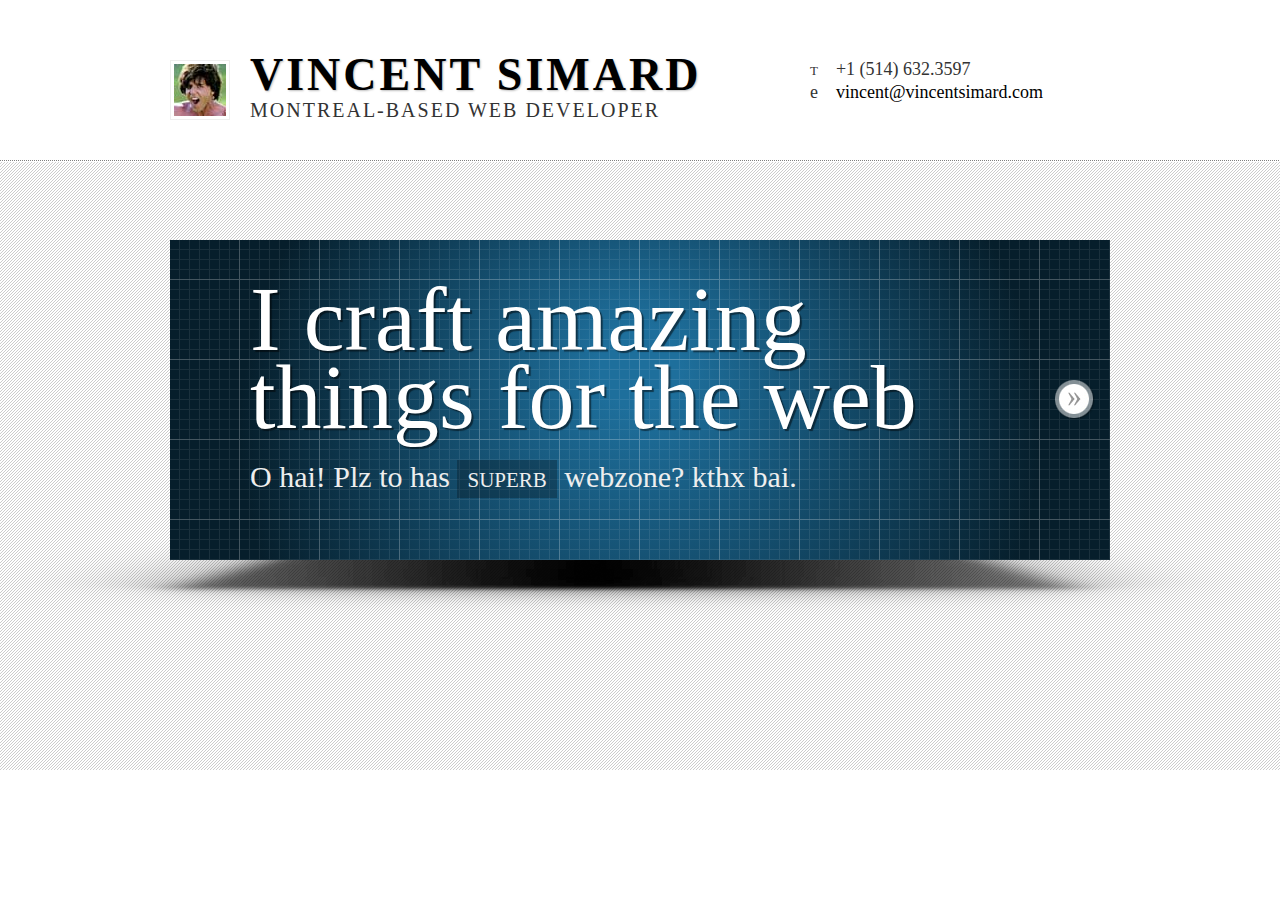
<file: index.html>
<!DOCTYPE html>
<html dir="ltr" lang="en">
	<head>
		<meta charset="UTF-8" />
		
		<title>Vincent Simard—Montreal-based web developer</title>

		<meta name="author" content="Vincent Simard" />
		<meta name="description" content="The personal website of Vincent Simard" />
		<meta name="keywords" content="Vincent Simard, Web developer, Web development, Montreal" />

		<!--[if lt IE 9]><script src="http://html5shiv.googlecode.com/svn/trunk/html5.js" type="text/javascript"></script><![endif]-->
		
		<link rel="stylesheet" href="css/reset.css" media="all" type="text/css" />
		<link rel="stylesheet" href="css/screen.css" media="screen" type="text/css" />
		<link rel="stylesheet" href="css/home.css" media="screen" type="text/css" />

		<script type="text/javascript">
			var _gaq = _gaq || [];
			_gaq.push(['_setAccount', 'UA-347560-1']);
			_gaq.push(['_trackPageview']);
			_gaq.push(['_trackPageLoadTime']);
			(function() {
				var ga = document.createElement('script'); ga.type = 'text/javascript'; ga.async = true;
				ga.src = ('https:' == document.location.protocol ? 'https://ssl' : 'http://www') + '.google-analytics.com/ga.js';
				var s = document.getElementsByTagName('script')[0]; s.parentNode.insertBefore(ga, s);
			})();
		</script>
	</head>
	<body id="page-home">
		<div id="document" class="container_12">
			<header>
				<figure class="avatar">
					<img src="media/avatar-kung_pow_52x52.jpg" alt="*this is not my actual photo" class="frame_60x60" />
					<figcaption><img src="media/avatar-caption.png" alt="Not my actual photo" id="avatar-not" /></figcaption>
				</figure>
				<section class="branding">
					<h1><a href="/" title="vincentsimard.com">Vincent Simard</a></h1>
					<p class="status">Montreal-based web developer</p>
				</section><!-- End .branding -->
				<section class="contact">
					<p class="telephone">+1 (514) 632.3597</p>
					<p class="email"><a href="mailto:vincent@vincentsimard.com">vincent@vincentsimard.com</a></p>
				</section><!-- End .contact -->
			</header><!-- End header -->
			<!-- Look ma', no script! -->
			<section id="hero-container">
				<h2>Featured</h2>
				<!-- :target hooks -->
				<div id="hero_1">
				<div id="hero_2">
				<div id="hero_3">
				<!-- Navigation links -->
				<a href="#hero_2" class="right2 default">2</a>
				<a href="#hero_2" class="right2">2</a>
				<a href="#hero_1" class="left1">1</a>
				<a href="#hero_3" class="right3">3</a>
				<a href="#hero_2" class="left2">2</a>
				<div class="slider">
					<section class="hero" id="hero-home_1">
						<h3>I craft amazing things for the web</h3>
						<p>O hai! Plz to has <em>superb</em> webzone? kthx bai.</p>
					</section>
					<!-- End #hero-hire_1 -->
					<section class="hero" id="hero-home_2">
						<h3>What can I do for you?</h3>
						<ul>
							<li>Web Design & Development</li>
							<li>Online Marketing & Web Strategy</li>
							<li>Application Development</li>
							<li>Mobile Web Development</li>
							<li>Branding & Identity</li>
						</ul>
						<p class="more"><a href="mailto:vincent@vincentsimard.com" title="Contact Vincent Simard">Drop me a line</a></p>
					</section>
					<!-- End #hero-hire_2 -->
					<section class="hero" id="hero-home_3">
						<h3>Currently looking for new challenges</h3>
						<p class="more"><a href="mailto:vincent@vincentsimard.com" title="Contact Vincent Simard">Get in touch</a></p>
						<!--
						<figure class="hero-img">
							<figcaption><img src="media/ipad-caption.png" alt="Random iPad shot" id="ipad-caption" /></figcaption>
							<img src="media/ipad.png" alt="iPad" />
						</figure>
						-->
					</section>
					<!-- End #hero-hire_3 -->
				</div><!-- End .slider -->
				</div><!-- End #hero_3 -->
				</div><!-- End #hero_2 -->
				</div><!-- End #hero_1 -->
			</section><!-- End #hero-container -->
		</div><!-- End #document -->
	</body>
</html>
</file>
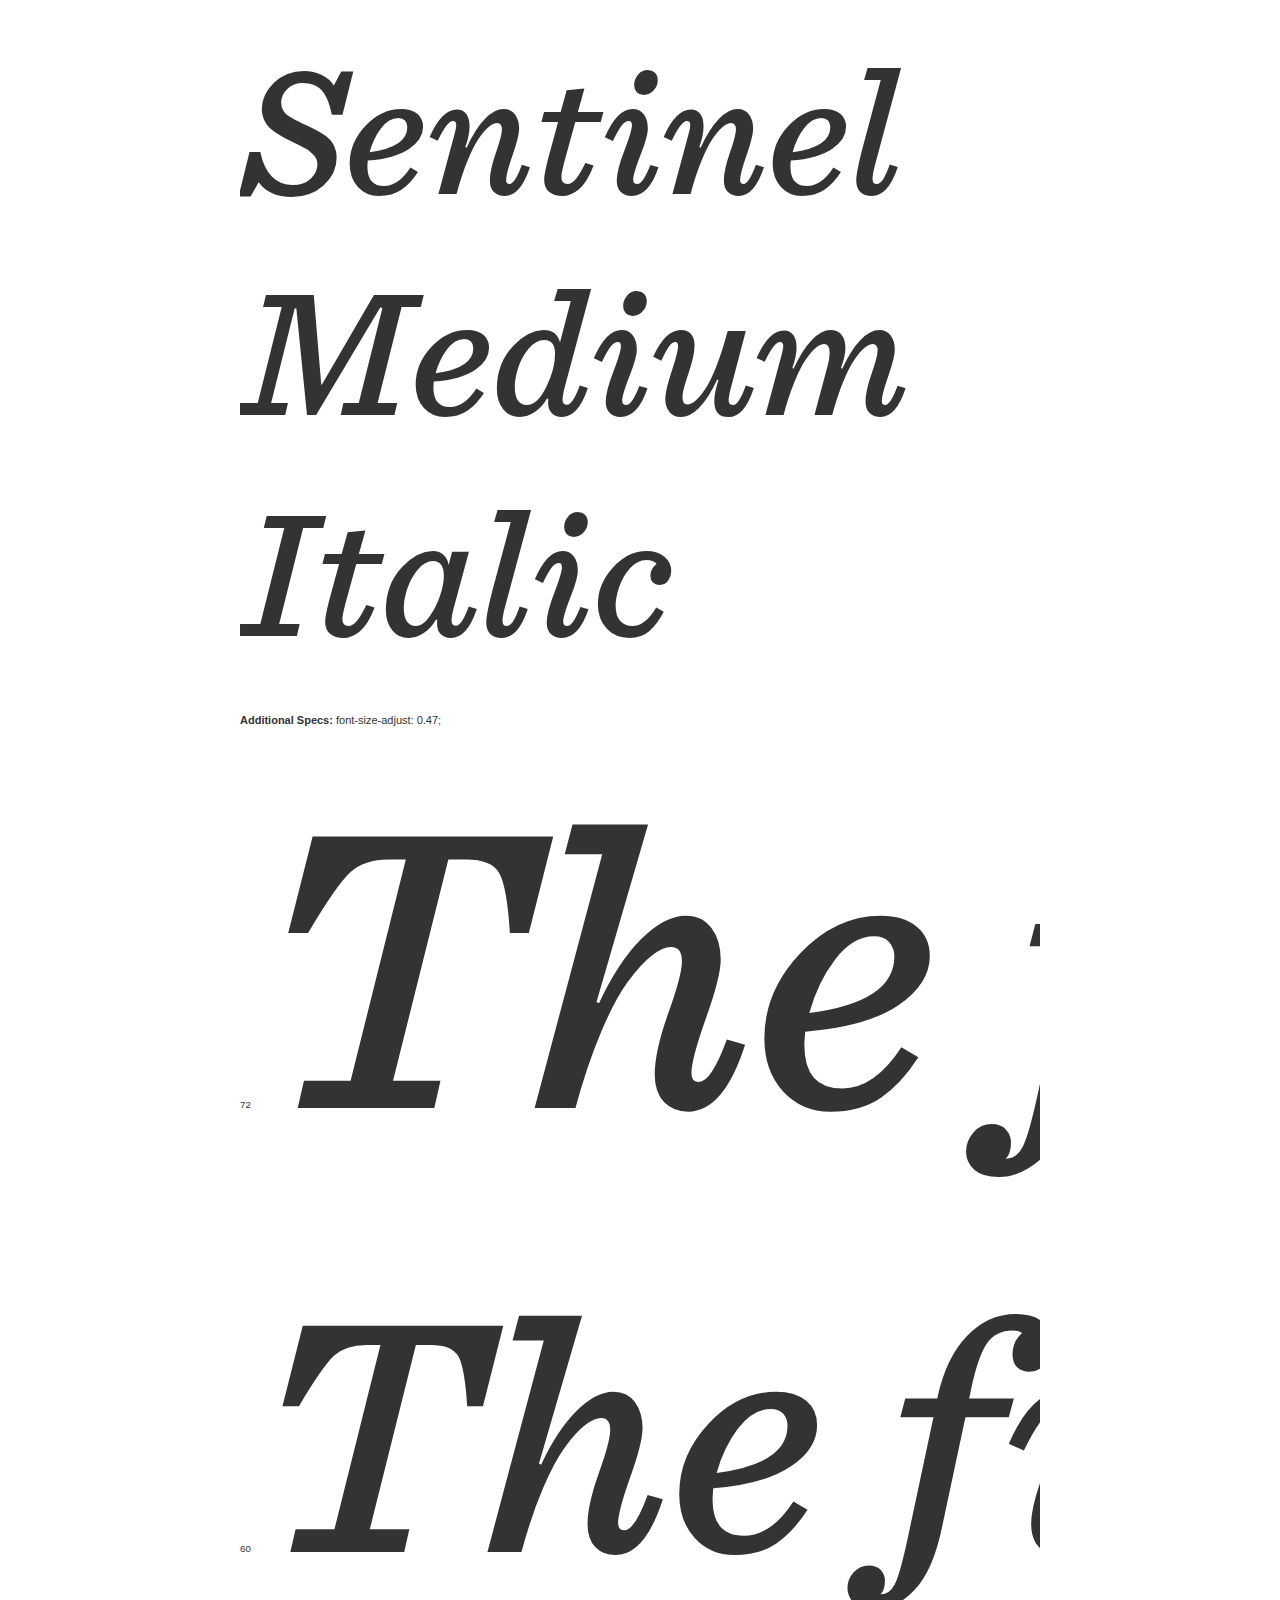
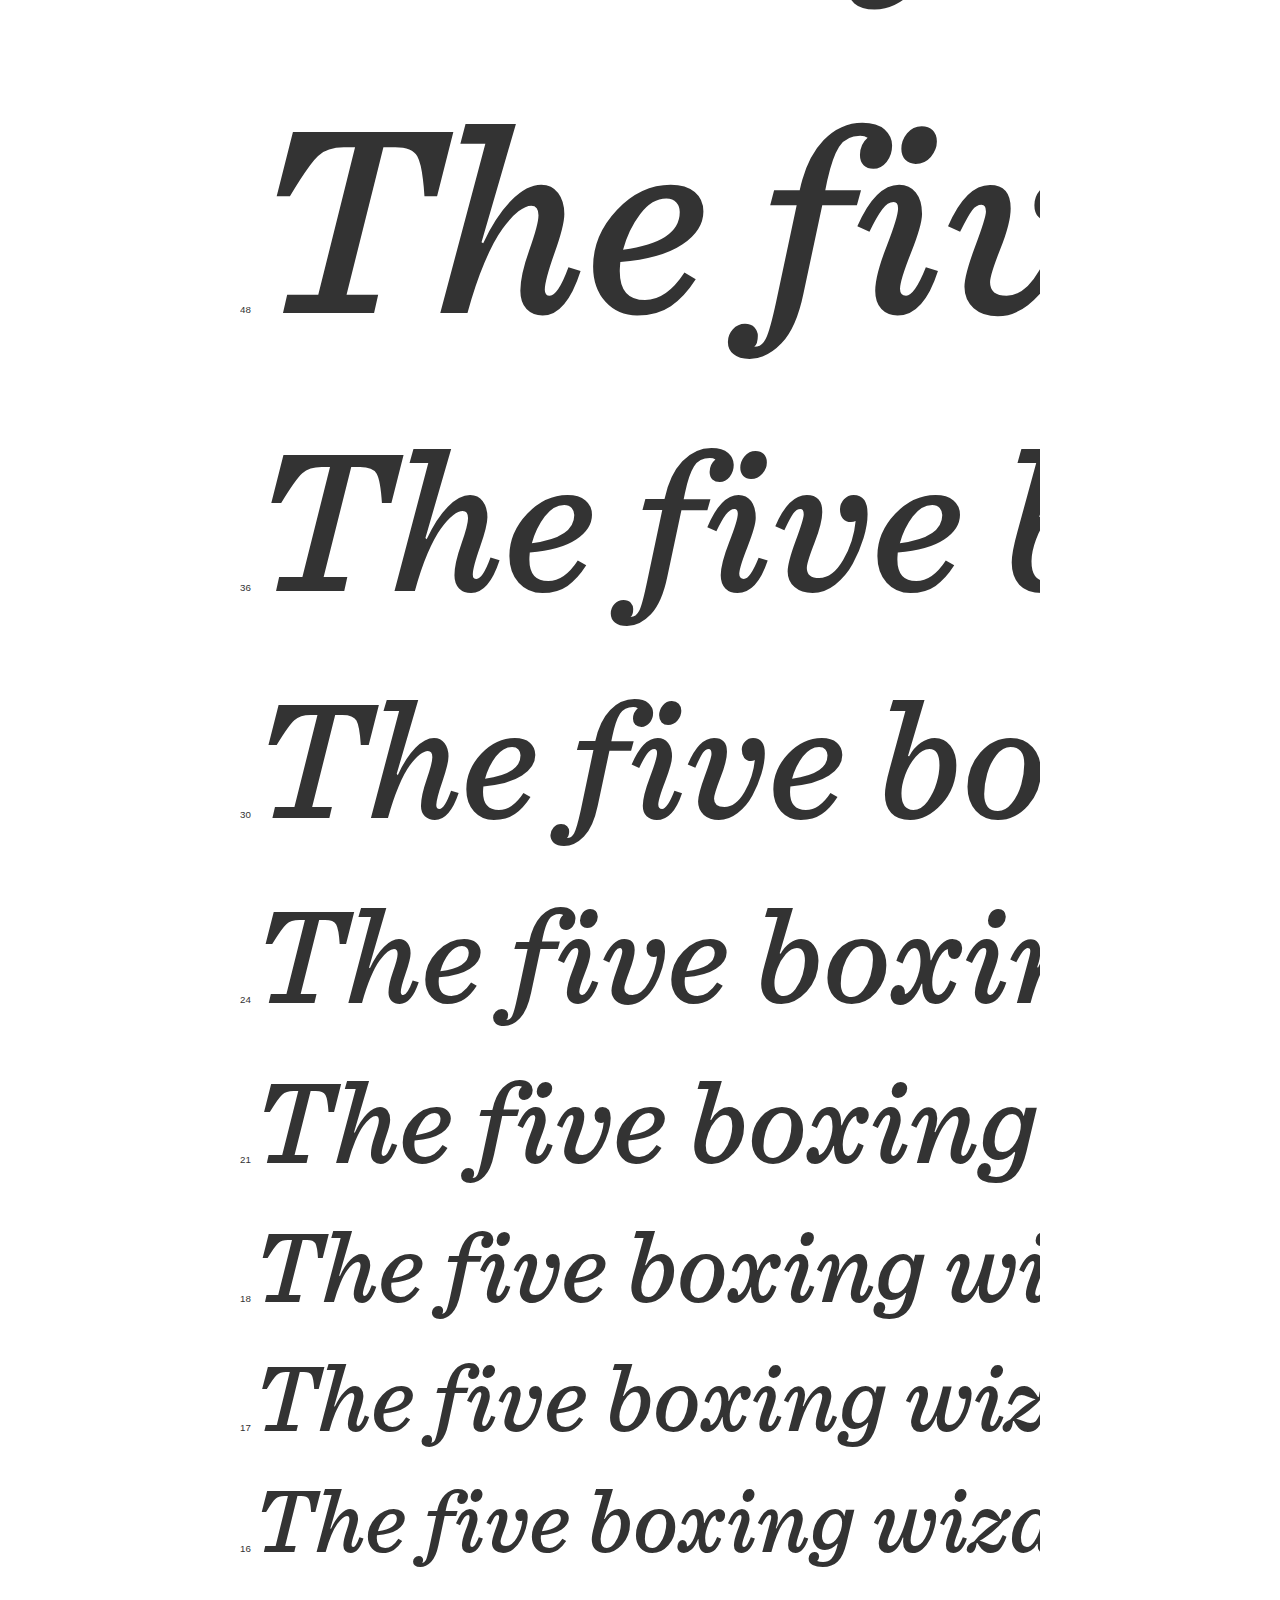
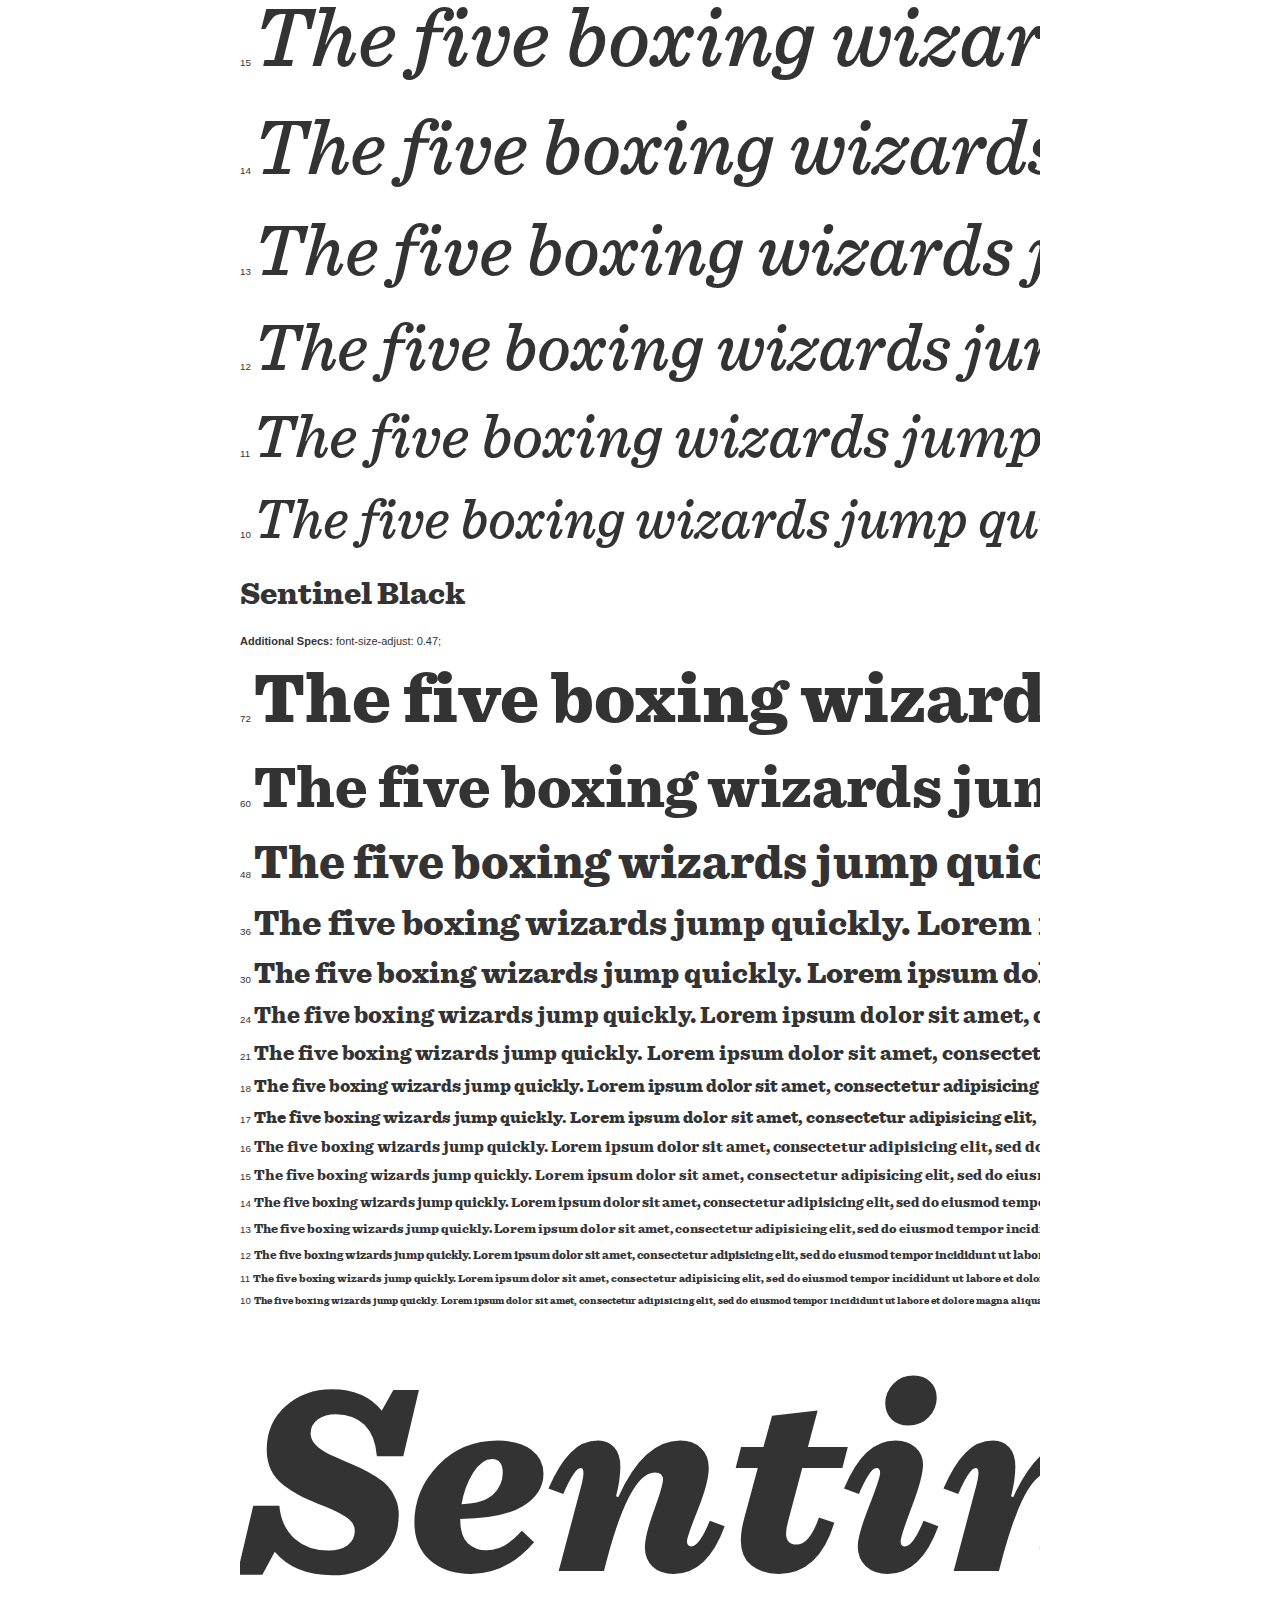
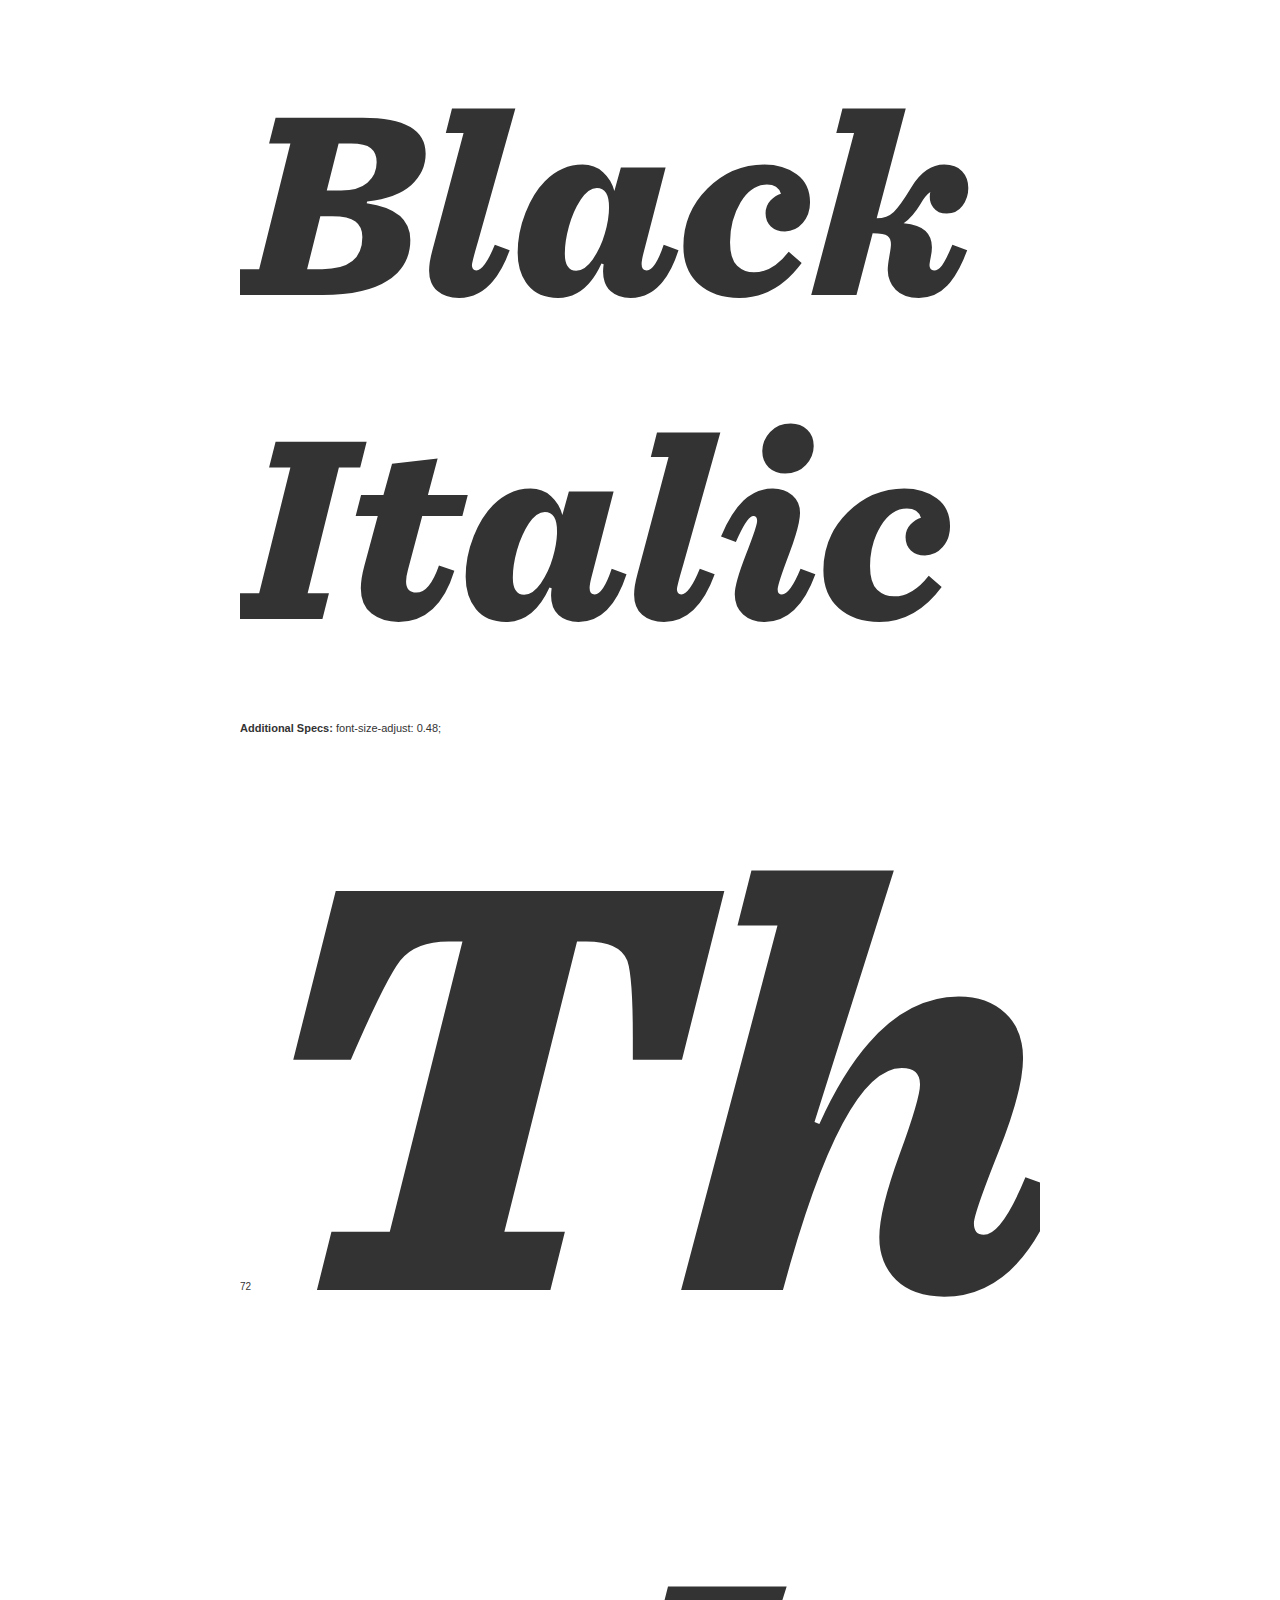
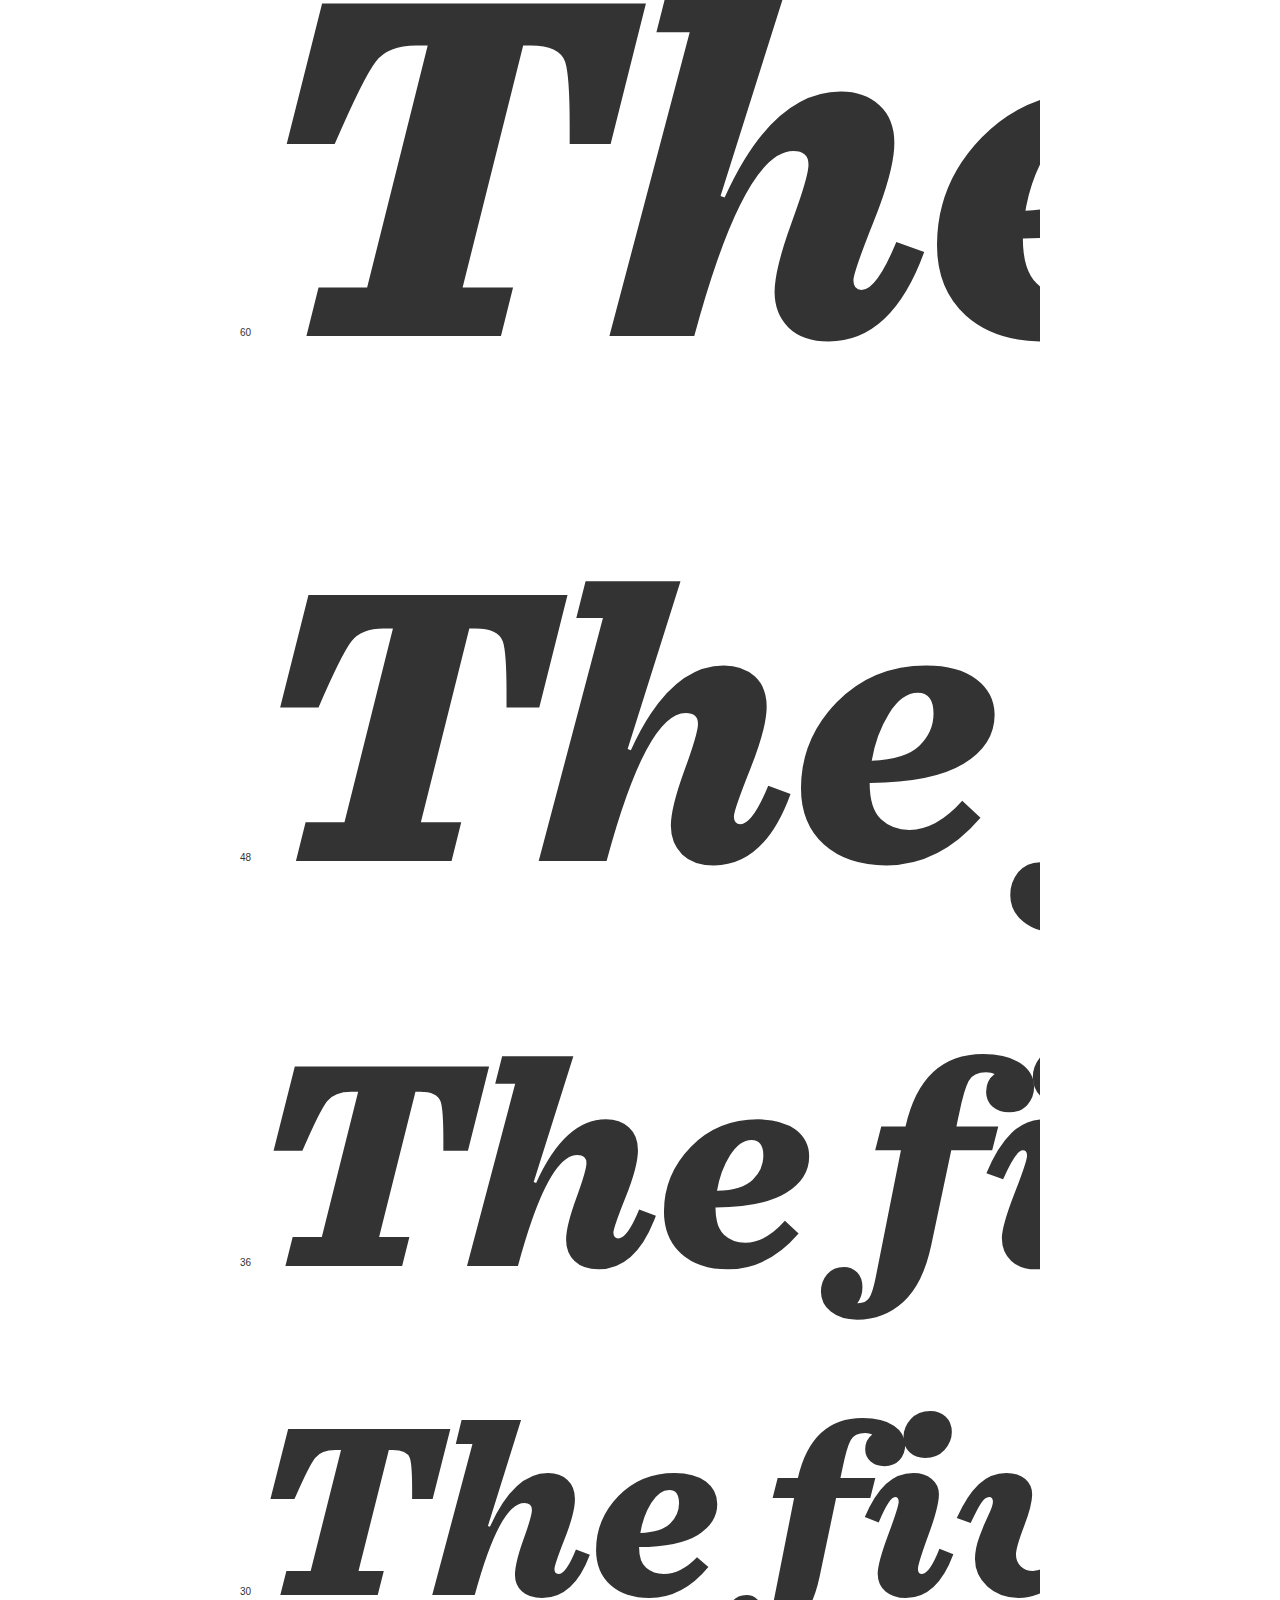
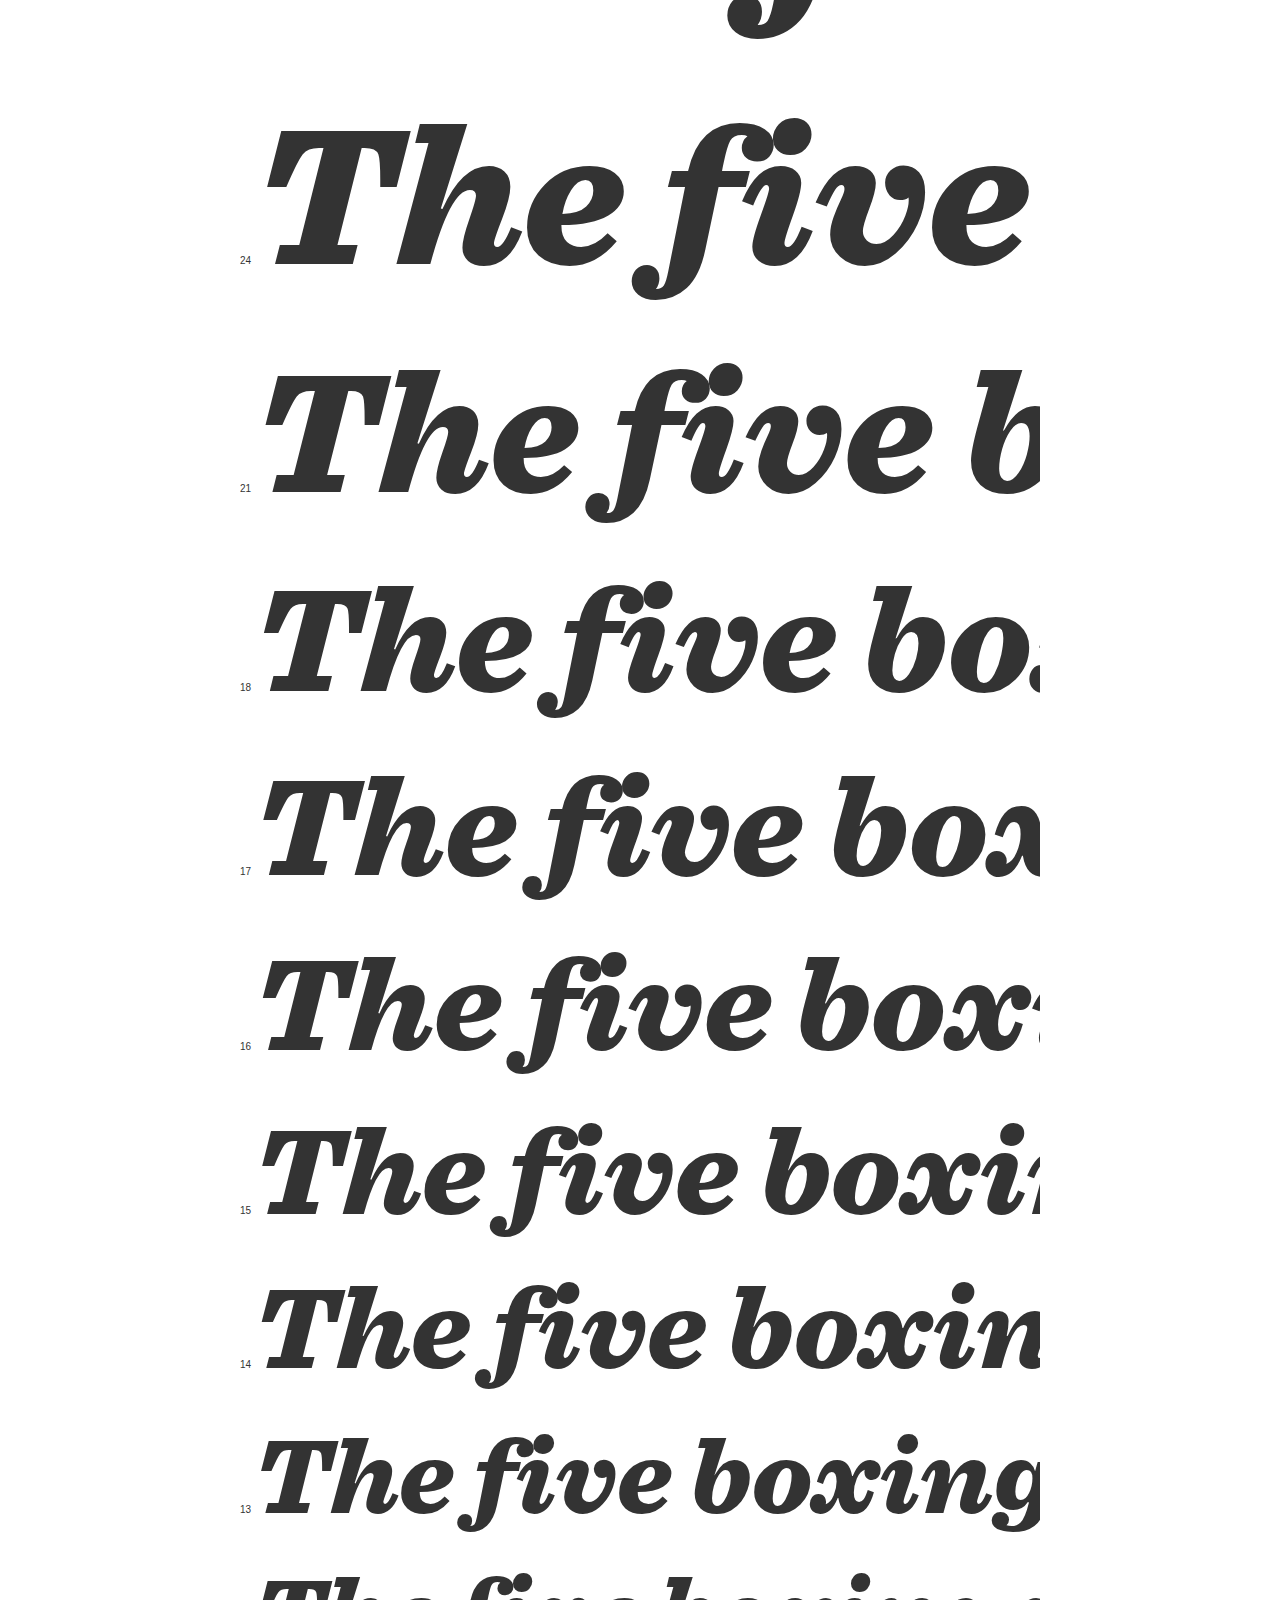
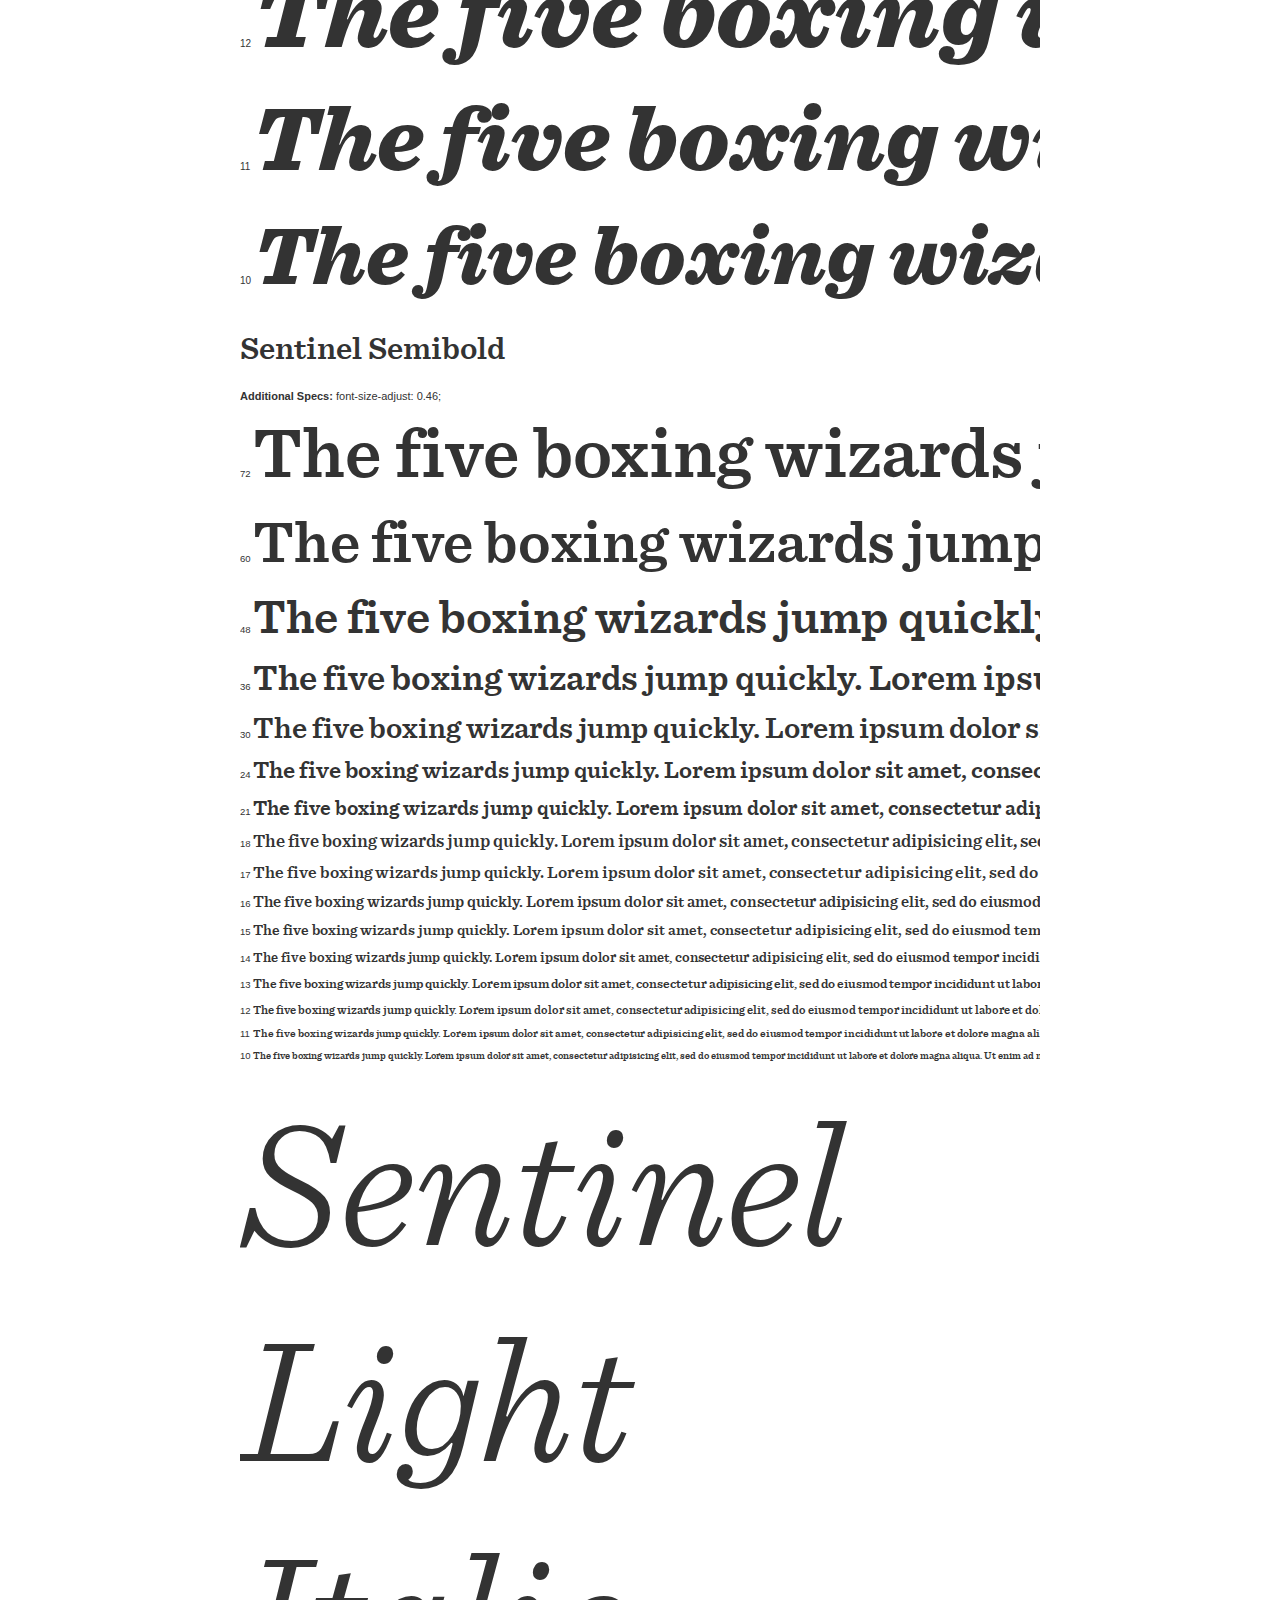
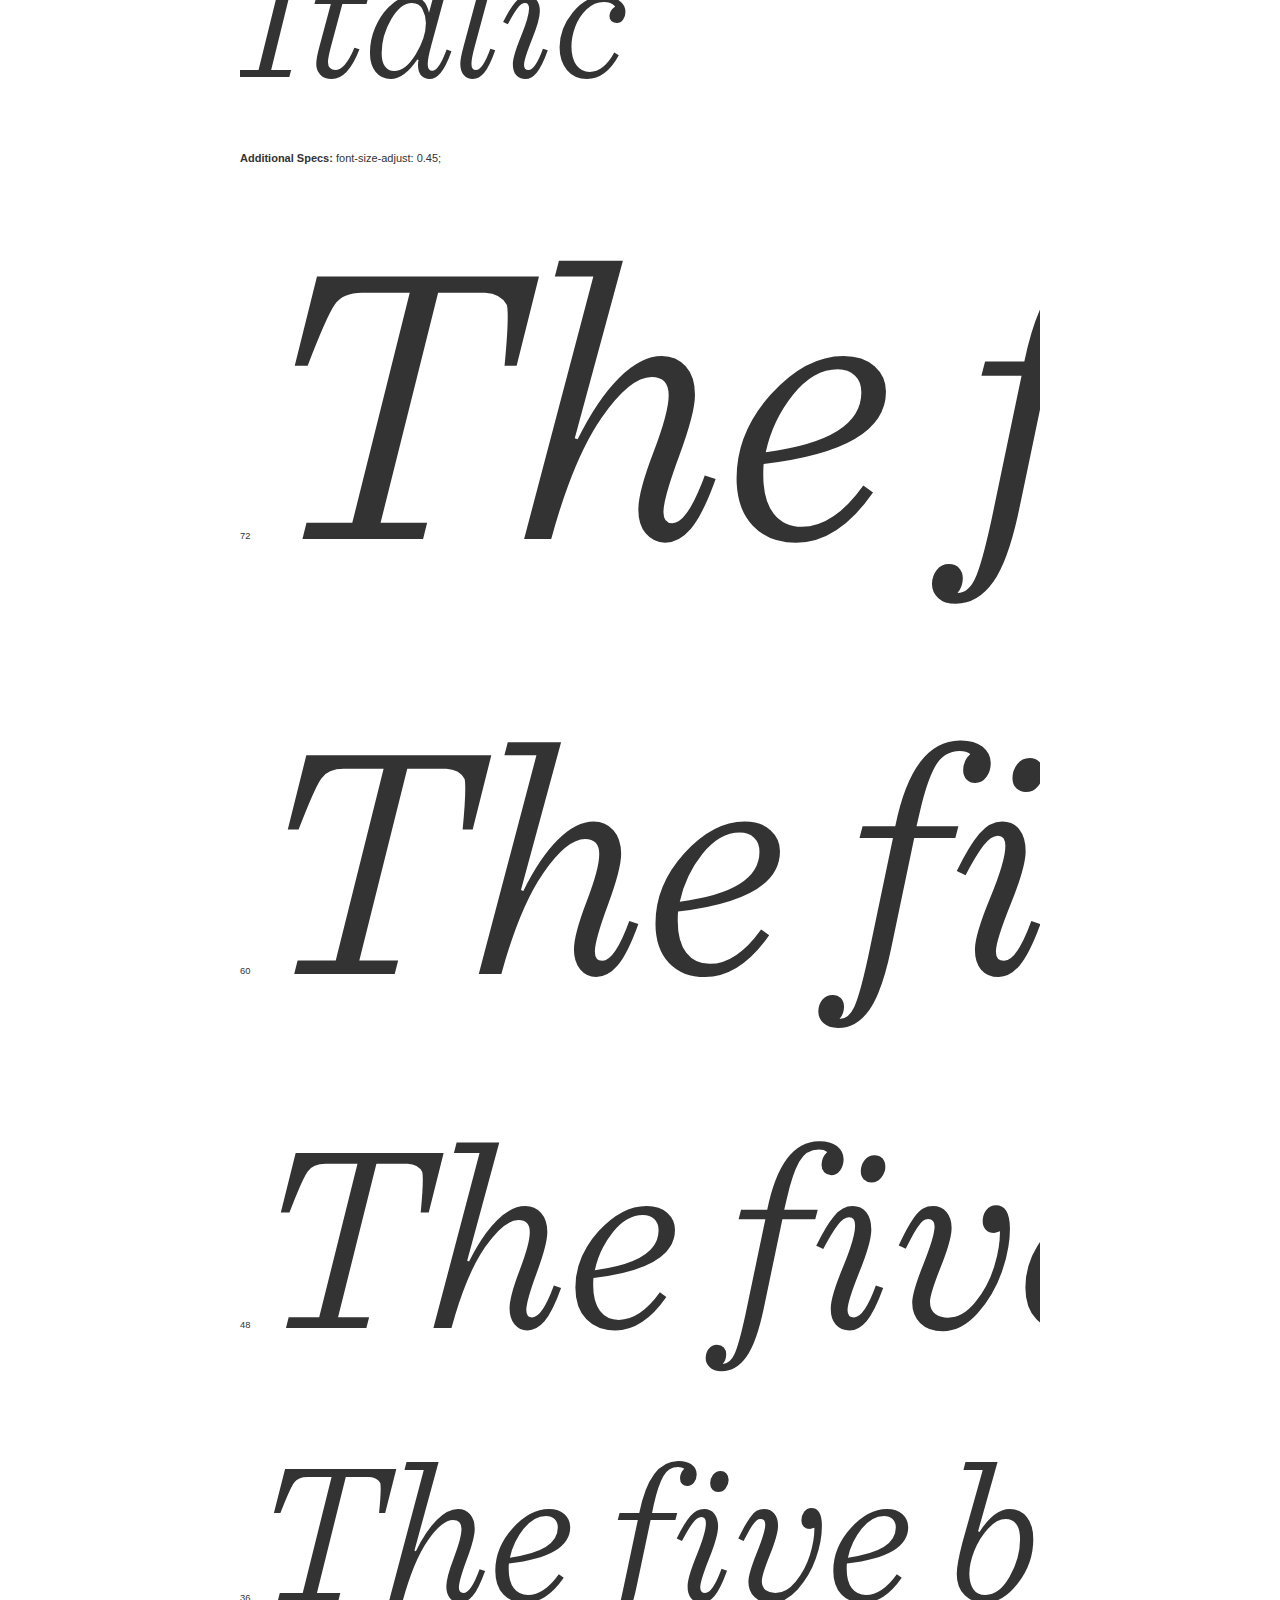
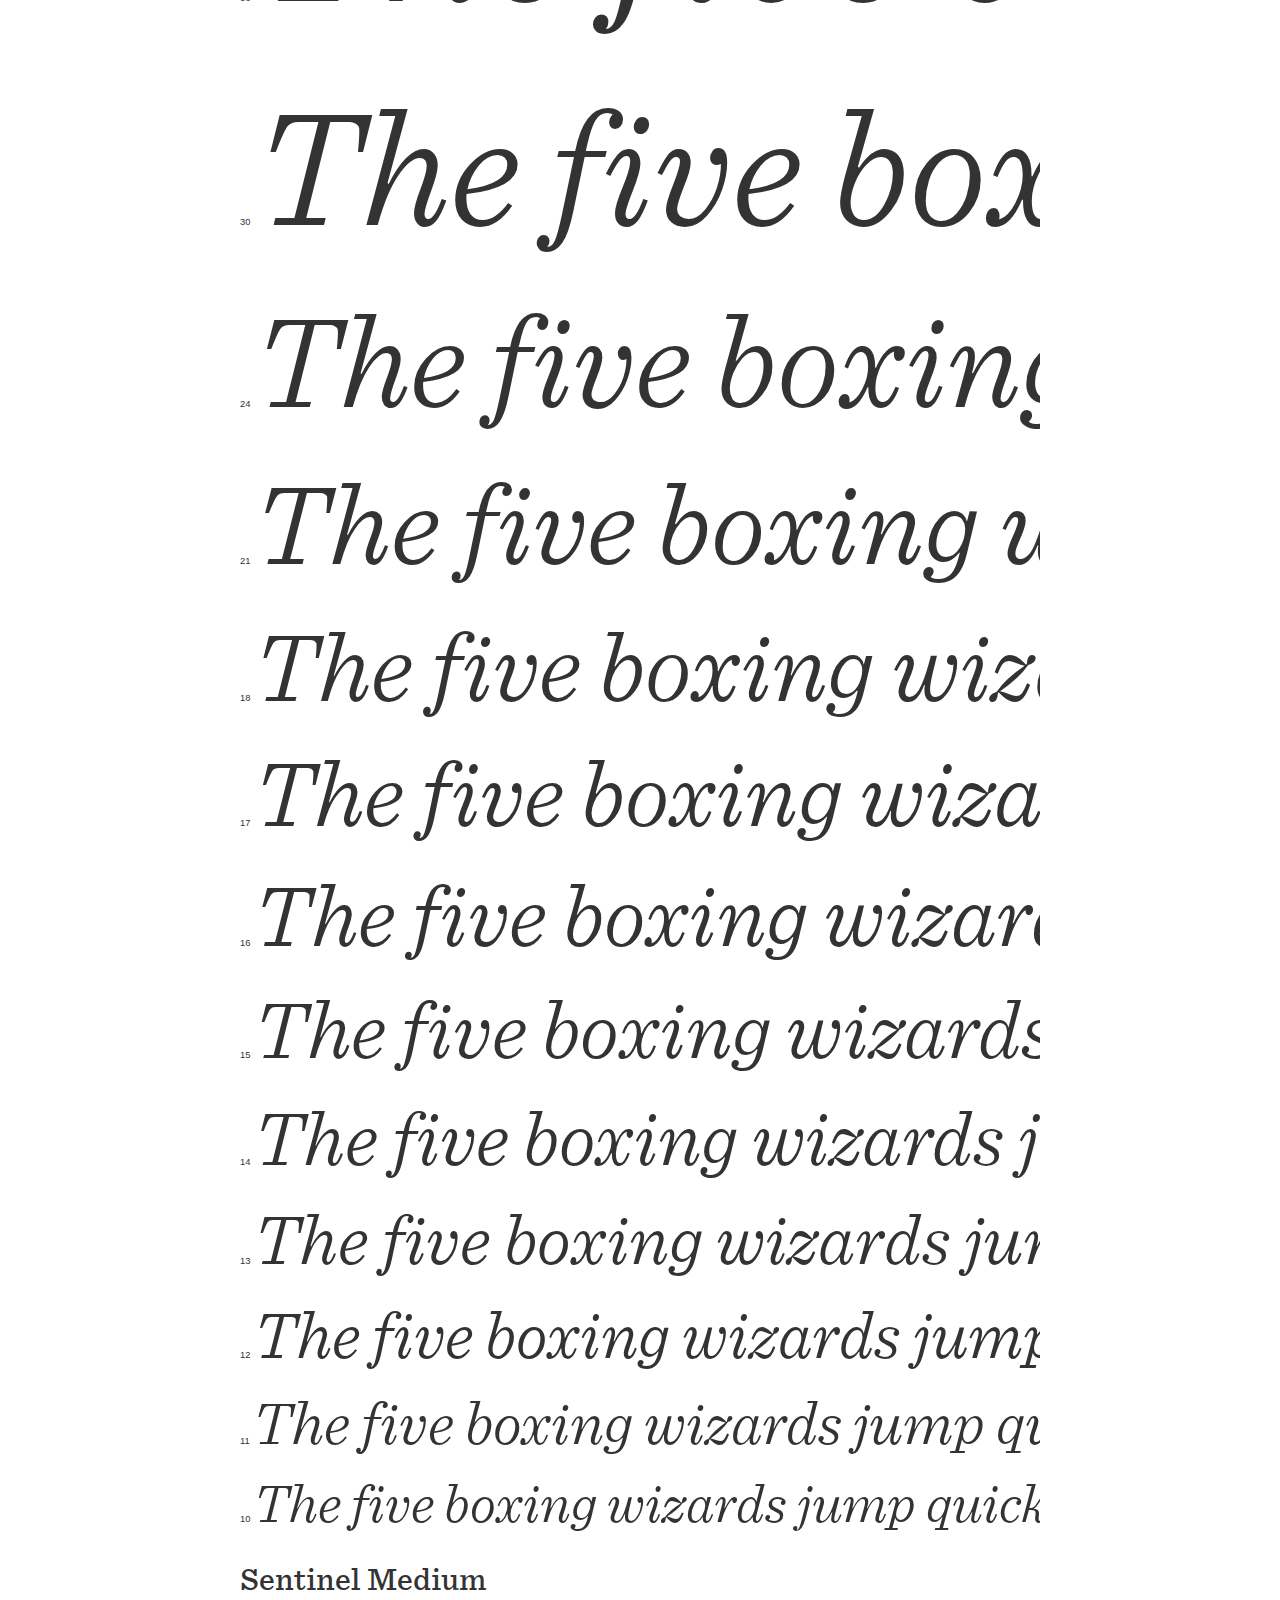
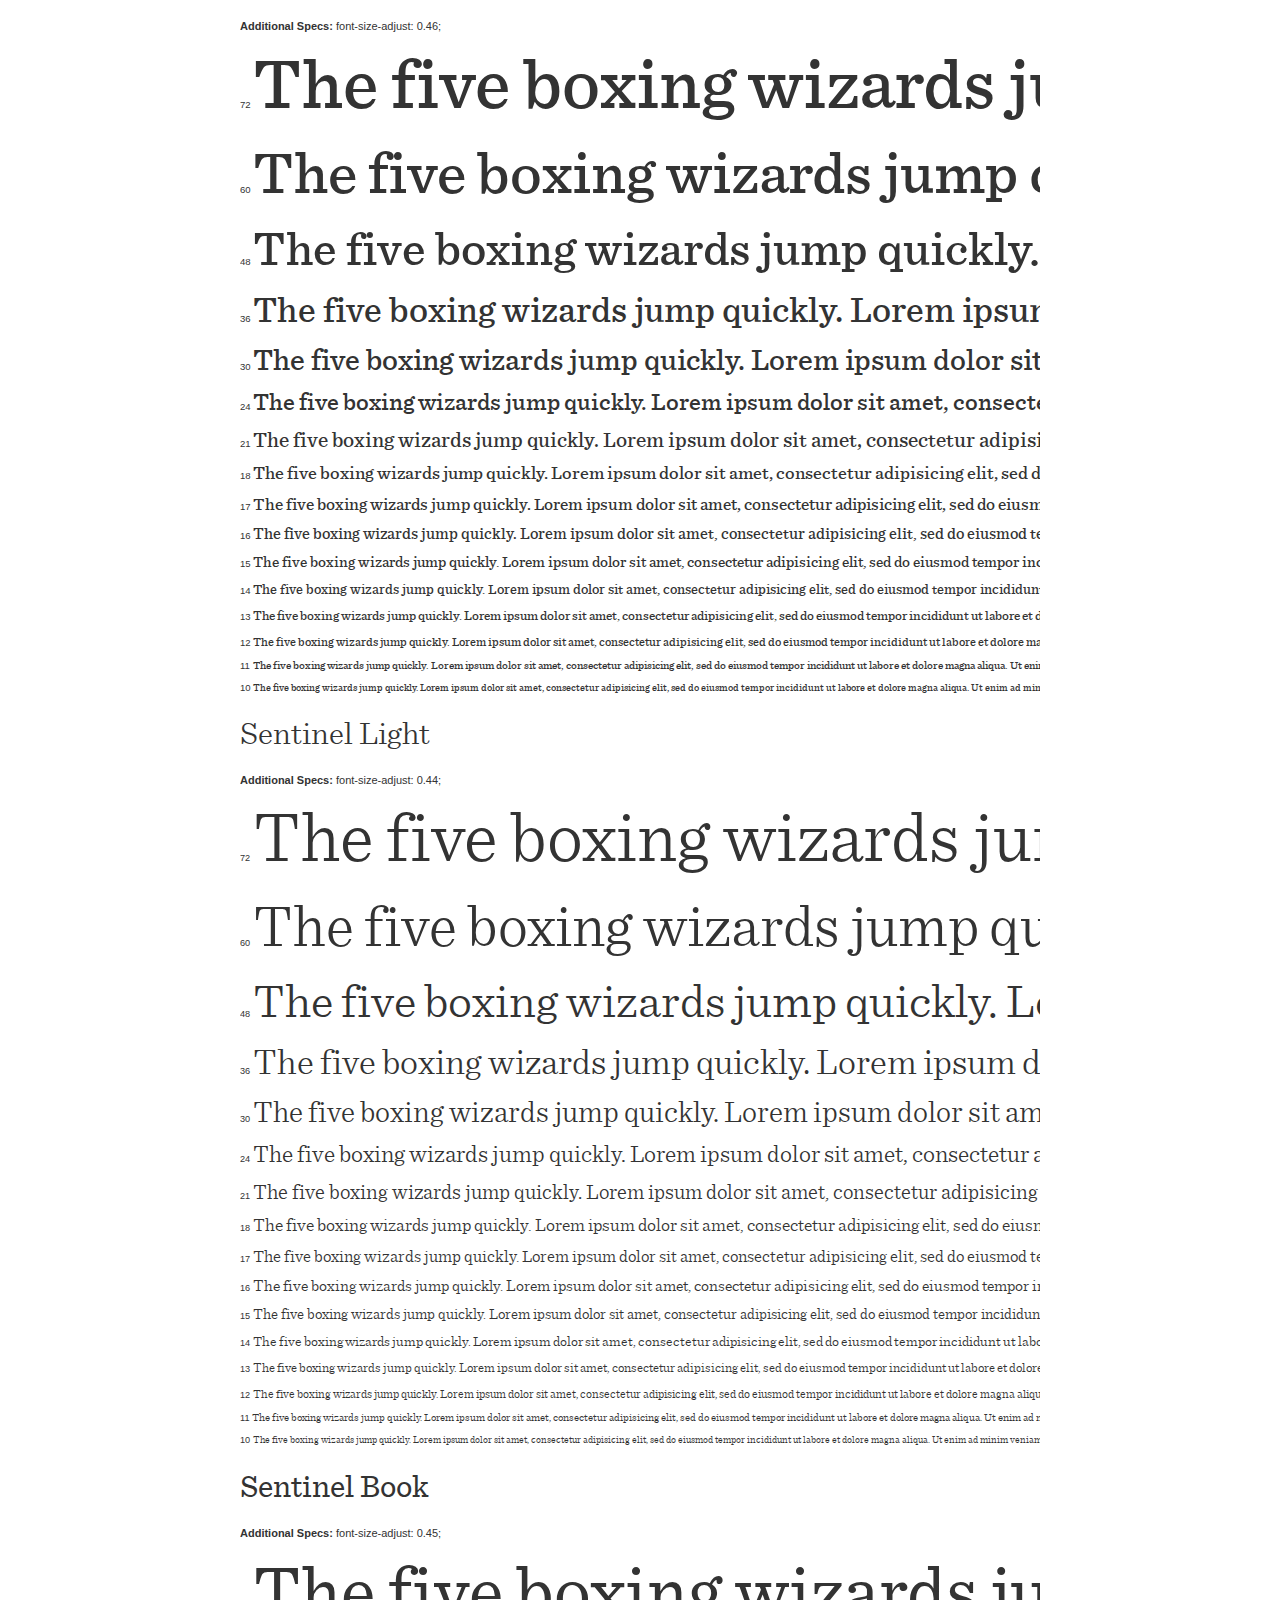
<file: css/fonts/Sentinel-fontfacekit/demo.html>
<!DOCTYPE html PUBLIC "-//W3C//DTD XHTML 1.0 Strict//EN"
	"http://www.w3.org/TR/xhtml1/DTD/xhtml1-strict.dtd">

<html xmlns="http://www.w3.org/1999/xhtml" xml:lang="en" lang="en">
<head>
	<meta http-equiv="Content-Type" content="text/html; charset=utf-8"/>

	<title>Font Face Demo</title>
	<link rel="stylesheet" href="stylesheet.css" type="text/css" charset="utf-8">
	<style type="text/css" media="screen">
		body {font-family: Helvetica, Arial, sans-serif; color:#333;}
		.Sentinel-MediumItalic {
			font-weight: normal;
			font-style: normal;
			line-height:normal;
			font-family: 'SentinelMediumItalic', sans-serif;
			font-size-adjust: 0.47;;
		}
		.Sentinel-Black {
			font-weight: normal;
			font-style: normal;
			line-height:normal;
			font-family: 'SentinelBlack', sans-serif;
			font-size-adjust: 0.47;;
		}
		.Sentinel-BlackItalic {
			font-weight: normal;
			font-style: normal;
			line-height:normal;
			font-family: 'SentinelBlackItalic', sans-serif;
			font-size-adjust: 0.48;;
		}
		.Sentinel-Semibold {
			font-weight: normal;
			font-style: normal;
			line-height:normal;
			font-family: 'SentinelSemibold', sans-serif;
			font-size-adjust: 0.46;;
		}
		.Sentinel-LightItalic {
			font-weight: normal;
			font-style: normal;
			line-height:normal;
			font-family: 'SentinelLightItalic', sans-serif;
			font-size-adjust: 0.45;;
		}
		.Sentinel-Medium {
			font-weight: normal;
			font-style: normal;
			line-height:normal;
			font-family: 'SentinelMedium', sans-serif;
			font-size-adjust: 0.46;;
		}
		.Sentinel-Light {
			font-weight: normal;
			font-style: normal;
			line-height:normal;
			font-family: 'SentinelLight', sans-serif;
			font-size-adjust: 0.44;;
		}
		.Sentinel-Book {
			font-weight: normal;
			font-style: normal;
			line-height:normal;
			font-family: 'SentinelBook', sans-serif;
			font-size-adjust: 0.45;;
		}
		.Sentinel-BookItalic {
			font-weight: normal;
			font-style: normal;
			line-height:normal;
			font-family: 'SentinelBookItalic', sans-serif;
			font-size-adjust: 0.46;;
		}
		.Sentinel-Bold {
			font-weight: normal;
			font-style: normal;
			line-height:normal;
			font-family: 'SentinelBold', sans-serif;
			font-size-adjust: 0.47;;
		}
		.Sentinel-BoldItalic {
			font-weight: normal;
			font-style: normal;
			line-height:normal;
			font-family: 'SentinelBoldItalic', sans-serif;
			font-size-adjust: 0.48;;
		}
		.Sentinel-SemiboldItalic {
			font-weight: normal;
			font-style: normal;
			line-height:normal;
			font-family: 'SentinelSemiboldItalic', sans-serif;
			font-size-adjust: 0.47;;
		}
		
		.size {
			font-family: Helvetica, Arial, sans-serif;
			font-weight: normal;
			font-style: normal;
			font-size: 11px;
		}
		#container {
			width: 800px;
			margin-left: auto;
			margin-right: auto;
			overflow: hidden;
			
		}
		.samplebox {
			white-space:nowrap;
			margin-top:10px;
			margin-bottom: 0px;
		}
	</style>
</head>

<body>
	<div id="container">
	
	
	
	 
	<h1 class="Sentinel-MediumItalic">Sentinel Medium Italic</h1>
	<p class="size"><strong>Additional Specs:</strong> font-size-adjust: 0.47;</p>
		<p class="Sentinel-MediumItalic samplebox" style="font-size:72px;"><span class="size">72 </span>The five boxing wizards jump quickly. Lorem ipsum dolor sit amet, consectetur adipisicing elit, sed do eiusmod tempor incididunt ut labore et dolore magna aliqua. Ut enim ad minim veniam, quis nostrud exercitation ullamco laboris nisi ut aliquip ex ea commodo consequat. Duis aute irure dolor in reprehenderit in voluptate velit esse cillum dolore eu fugiat nulla pariatur. Excepteur sint occaecat cupidatat non proident, sunt in culpa qui officia deserunt mollit anim id est laborum.</p>
		<p class="Sentinel-MediumItalic samplebox" style="font-size:60px;"><span class="size">60 </span>The five boxing wizards jump quickly. Lorem ipsum dolor sit amet, consectetur adipisicing elit, sed do eiusmod tempor incididunt ut labore et dolore magna aliqua. Ut enim ad minim veniam, quis nostrud exercitation ullamco laboris nisi ut aliquip ex ea commodo consequat. Duis aute irure dolor in reprehenderit in voluptate velit esse cillum dolore eu fugiat nulla pariatur. Excepteur sint occaecat cupidatat non proident, sunt in culpa qui officia deserunt mollit anim id est laborum.</p>
		<p class="Sentinel-MediumItalic samplebox" style="font-size:48px;"><span class="size">48 </span>The five boxing wizards jump quickly. Lorem ipsum dolor sit amet, consectetur adipisicing elit, sed do eiusmod tempor incididunt ut labore et dolore magna aliqua. Ut enim ad minim veniam, quis nostrud exercitation ullamco laboris nisi ut aliquip ex ea commodo consequat. Duis aute irure dolor in reprehenderit in voluptate velit esse cillum dolore eu fugiat nulla pariatur. Excepteur sint occaecat cupidatat non proident, sunt in culpa qui officia deserunt mollit anim id est laborum.</p>
		<p class="Sentinel-MediumItalic samplebox" style="font-size:36px;"><span class="size">36 </span>The five boxing wizards jump quickly. Lorem ipsum dolor sit amet, consectetur adipisicing elit, sed do eiusmod tempor incididunt ut labore et dolore magna aliqua. Ut enim ad minim veniam, quis nostrud exercitation ullamco laboris nisi ut aliquip ex ea commodo consequat. Duis aute irure dolor in reprehenderit in voluptate velit esse cillum dolore eu fugiat nulla pariatur. Excepteur sint occaecat cupidatat non proident, sunt in culpa qui officia deserunt mollit anim id est laborum.</p>
		<p class="Sentinel-MediumItalic samplebox" style="font-size:30px;"><span class="size">30 </span>The five boxing wizards jump quickly. Lorem ipsum dolor sit amet, consectetur adipisicing elit, sed do eiusmod tempor incididunt ut labore et dolore magna aliqua. Ut enim ad minim veniam, quis nostrud exercitation ullamco laboris nisi ut aliquip ex ea commodo consequat. Duis aute irure dolor in reprehenderit in voluptate velit esse cillum dolore eu fugiat nulla pariatur. Excepteur sint occaecat cupidatat non proident, sunt in culpa qui officia deserunt mollit anim id est laborum.</p>
		<p class="Sentinel-MediumItalic samplebox" style="font-size:24px;"><span class="size">24 </span>The five boxing wizards jump quickly. Lorem ipsum dolor sit amet, consectetur adipisicing elit, sed do eiusmod tempor incididunt ut labore et dolore magna aliqua. Ut enim ad minim veniam, quis nostrud exercitation ullamco laboris nisi ut aliquip ex ea commodo consequat. Duis aute irure dolor in reprehenderit in voluptate velit esse cillum dolore eu fugiat nulla pariatur. Excepteur sint occaecat cupidatat non proident, sunt in culpa qui officia deserunt mollit anim id est laborum.</p>
		<p class="Sentinel-MediumItalic samplebox" style="font-size:21px;"><span class="size">21 </span>The five boxing wizards jump quickly. Lorem ipsum dolor sit amet, consectetur adipisicing elit, sed do eiusmod tempor incididunt ut labore et dolore magna aliqua. Ut enim ad minim veniam, quis nostrud exercitation ullamco laboris nisi ut aliquip ex ea commodo consequat. Duis aute irure dolor in reprehenderit in voluptate velit esse cillum dolore eu fugiat nulla pariatur. Excepteur sint occaecat cupidatat non proident, sunt in culpa qui officia deserunt mollit anim id est laborum.</p>
		<p class="Sentinel-MediumItalic samplebox" style="font-size:18px;"><span class="size">18 </span>The five boxing wizards jump quickly. Lorem ipsum dolor sit amet, consectetur adipisicing elit, sed do eiusmod tempor incididunt ut labore et dolore magna aliqua. Ut enim ad minim veniam, quis nostrud exercitation ullamco laboris nisi ut aliquip ex ea commodo consequat. Duis aute irure dolor in reprehenderit in voluptate velit esse cillum dolore eu fugiat nulla pariatur. Excepteur sint occaecat cupidatat non proident, sunt in culpa qui officia deserunt mollit anim id est laborum.</p>
		<p class="Sentinel-MediumItalic samplebox" style="font-size:17px;"><span class="size">17 </span>The five boxing wizards jump quickly. Lorem ipsum dolor sit amet, consectetur adipisicing elit, sed do eiusmod tempor incididunt ut labore et dolore magna aliqua. Ut enim ad minim veniam, quis nostrud exercitation ullamco laboris nisi ut aliquip ex ea commodo consequat. Duis aute irure dolor in reprehenderit in voluptate velit esse cillum dolore eu fugiat nulla pariatur. Excepteur sint occaecat cupidatat non proident, sunt in culpa qui officia deserunt mollit anim id est laborum.</p>
		<p class="Sentinel-MediumItalic samplebox" style="font-size:16px;"><span class="size">16 </span>The five boxing wizards jump quickly. Lorem ipsum dolor sit amet, consectetur adipisicing elit, sed do eiusmod tempor incididunt ut labore et dolore magna aliqua. Ut enim ad minim veniam, quis nostrud exercitation ullamco laboris nisi ut aliquip ex ea commodo consequat. Duis aute irure dolor in reprehenderit in voluptate velit esse cillum dolore eu fugiat nulla pariatur. Excepteur sint occaecat cupidatat non proident, sunt in culpa qui officia deserunt mollit anim id est laborum.</p>
		<p class="Sentinel-MediumItalic samplebox" style="font-size:15px;"><span class="size">15 </span>The five boxing wizards jump quickly. Lorem ipsum dolor sit amet, consectetur adipisicing elit, sed do eiusmod tempor incididunt ut labore et dolore magna aliqua. Ut enim ad minim veniam, quis nostrud exercitation ullamco laboris nisi ut aliquip ex ea commodo consequat. Duis aute irure dolor in reprehenderit in voluptate velit esse cillum dolore eu fugiat nulla pariatur. Excepteur sint occaecat cupidatat non proident, sunt in culpa qui officia deserunt mollit anim id est laborum.</p>
		<p class="Sentinel-MediumItalic samplebox" style="font-size:14px;"><span class="size">14 </span>The five boxing wizards jump quickly. Lorem ipsum dolor sit amet, consectetur adipisicing elit, sed do eiusmod tempor incididunt ut labore et dolore magna aliqua. Ut enim ad minim veniam, quis nostrud exercitation ullamco laboris nisi ut aliquip ex ea commodo consequat. Duis aute irure dolor in reprehenderit in voluptate velit esse cillum dolore eu fugiat nulla pariatur. Excepteur sint occaecat cupidatat non proident, sunt in culpa qui officia deserunt mollit anim id est laborum.</p>
		<p class="Sentinel-MediumItalic samplebox" style="font-size:13px;"><span class="size">13 </span>The five boxing wizards jump quickly. Lorem ipsum dolor sit amet, consectetur adipisicing elit, sed do eiusmod tempor incididunt ut labore et dolore magna aliqua. Ut enim ad minim veniam, quis nostrud exercitation ullamco laboris nisi ut aliquip ex ea commodo consequat. Duis aute irure dolor in reprehenderit in voluptate velit esse cillum dolore eu fugiat nulla pariatur. Excepteur sint occaecat cupidatat non proident, sunt in culpa qui officia deserunt mollit anim id est laborum.</p>
		<p class="Sentinel-MediumItalic samplebox" style="font-size:12px;"><span class="size">12 </span>The five boxing wizards jump quickly. Lorem ipsum dolor sit amet, consectetur adipisicing elit, sed do eiusmod tempor incididunt ut labore et dolore magna aliqua. Ut enim ad minim veniam, quis nostrud exercitation ullamco laboris nisi ut aliquip ex ea commodo consequat. Duis aute irure dolor in reprehenderit in voluptate velit esse cillum dolore eu fugiat nulla pariatur. Excepteur sint occaecat cupidatat non proident, sunt in culpa qui officia deserunt mollit anim id est laborum.</p>
		<p class="Sentinel-MediumItalic samplebox" style="font-size:11px;"><span class="size">11 </span>The five boxing wizards jump quickly. Lorem ipsum dolor sit amet, consectetur adipisicing elit, sed do eiusmod tempor incididunt ut labore et dolore magna aliqua. Ut enim ad minim veniam, quis nostrud exercitation ullamco laboris nisi ut aliquip ex ea commodo consequat. Duis aute irure dolor in reprehenderit in voluptate velit esse cillum dolore eu fugiat nulla pariatur. Excepteur sint occaecat cupidatat non proident, sunt in culpa qui officia deserunt mollit anim id est laborum.</p>
		<p class="Sentinel-MediumItalic samplebox" style="font-size:10px;"><span class="size">10 </span>The five boxing wizards jump quickly. Lorem ipsum dolor sit amet, consectetur adipisicing elit, sed do eiusmod tempor incididunt ut labore et dolore magna aliqua. Ut enim ad minim veniam, quis nostrud exercitation ullamco laboris nisi ut aliquip ex ea commodo consequat. Duis aute irure dolor in reprehenderit in voluptate velit esse cillum dolore eu fugiat nulla pariatur. Excepteur sint occaecat cupidatat non proident, sunt in culpa qui officia deserunt mollit anim id est laborum.</p>
		 
	<h1 class="Sentinel-Black">Sentinel Black</h1>
	<p class="size"><strong>Additional Specs:</strong> font-size-adjust: 0.47;</p>
		<p class="Sentinel-Black samplebox" style="font-size:72px;"><span class="size">72 </span>The five boxing wizards jump quickly. Lorem ipsum dolor sit amet, consectetur adipisicing elit, sed do eiusmod tempor incididunt ut labore et dolore magna aliqua. Ut enim ad minim veniam, quis nostrud exercitation ullamco laboris nisi ut aliquip ex ea commodo consequat. Duis aute irure dolor in reprehenderit in voluptate velit esse cillum dolore eu fugiat nulla pariatur. Excepteur sint occaecat cupidatat non proident, sunt in culpa qui officia deserunt mollit anim id est laborum.</p>
		<p class="Sentinel-Black samplebox" style="font-size:60px;"><span class="size">60 </span>The five boxing wizards jump quickly. Lorem ipsum dolor sit amet, consectetur adipisicing elit, sed do eiusmod tempor incididunt ut labore et dolore magna aliqua. Ut enim ad minim veniam, quis nostrud exercitation ullamco laboris nisi ut aliquip ex ea commodo consequat. Duis aute irure dolor in reprehenderit in voluptate velit esse cillum dolore eu fugiat nulla pariatur. Excepteur sint occaecat cupidatat non proident, sunt in culpa qui officia deserunt mollit anim id est laborum.</p>
		<p class="Sentinel-Black samplebox" style="font-size:48px;"><span class="size">48 </span>The five boxing wizards jump quickly. Lorem ipsum dolor sit amet, consectetur adipisicing elit, sed do eiusmod tempor incididunt ut labore et dolore magna aliqua. Ut enim ad minim veniam, quis nostrud exercitation ullamco laboris nisi ut aliquip ex ea commodo consequat. Duis aute irure dolor in reprehenderit in voluptate velit esse cillum dolore eu fugiat nulla pariatur. Excepteur sint occaecat cupidatat non proident, sunt in culpa qui officia deserunt mollit anim id est laborum.</p>
		<p class="Sentinel-Black samplebox" style="font-size:36px;"><span class="size">36 </span>The five boxing wizards jump quickly. Lorem ipsum dolor sit amet, consectetur adipisicing elit, sed do eiusmod tempor incididunt ut labore et dolore magna aliqua. Ut enim ad minim veniam, quis nostrud exercitation ullamco laboris nisi ut aliquip ex ea commodo consequat. Duis aute irure dolor in reprehenderit in voluptate velit esse cillum dolore eu fugiat nulla pariatur. Excepteur sint occaecat cupidatat non proident, sunt in culpa qui officia deserunt mollit anim id est laborum.</p>
		<p class="Sentinel-Black samplebox" style="font-size:30px;"><span class="size">30 </span>The five boxing wizards jump quickly. Lorem ipsum dolor sit amet, consectetur adipisicing elit, sed do eiusmod tempor incididunt ut labore et dolore magna aliqua. Ut enim ad minim veniam, quis nostrud exercitation ullamco laboris nisi ut aliquip ex ea commodo consequat. Duis aute irure dolor in reprehenderit in voluptate velit esse cillum dolore eu fugiat nulla pariatur. Excepteur sint occaecat cupidatat non proident, sunt in culpa qui officia deserunt mollit anim id est laborum.</p>
		<p class="Sentinel-Black samplebox" style="font-size:24px;"><span class="size">24 </span>The five boxing wizards jump quickly. Lorem ipsum dolor sit amet, consectetur adipisicing elit, sed do eiusmod tempor incididunt ut labore et dolore magna aliqua. Ut enim ad minim veniam, quis nostrud exercitation ullamco laboris nisi ut aliquip ex ea commodo consequat. Duis aute irure dolor in reprehenderit in voluptate velit esse cillum dolore eu fugiat nulla pariatur. Excepteur sint occaecat cupidatat non proident, sunt in culpa qui officia deserunt mollit anim id est laborum.</p>
		<p class="Sentinel-Black samplebox" style="font-size:21px;"><span class="size">21 </span>The five boxing wizards jump quickly. Lorem ipsum dolor sit amet, consectetur adipisicing elit, sed do eiusmod tempor incididunt ut labore et dolore magna aliqua. Ut enim ad minim veniam, quis nostrud exercitation ullamco laboris nisi ut aliquip ex ea commodo consequat. Duis aute irure dolor in reprehenderit in voluptate velit esse cillum dolore eu fugiat nulla pariatur. Excepteur sint occaecat cupidatat non proident, sunt in culpa qui officia deserunt mollit anim id est laborum.</p>
		<p class="Sentinel-Black samplebox" style="font-size:18px;"><span class="size">18 </span>The five boxing wizards jump quickly. Lorem ipsum dolor sit amet, consectetur adipisicing elit, sed do eiusmod tempor incididunt ut labore et dolore magna aliqua. Ut enim ad minim veniam, quis nostrud exercitation ullamco laboris nisi ut aliquip ex ea commodo consequat. Duis aute irure dolor in reprehenderit in voluptate velit esse cillum dolore eu fugiat nulla pariatur. Excepteur sint occaecat cupidatat non proident, sunt in culpa qui officia deserunt mollit anim id est laborum.</p>
		<p class="Sentinel-Black samplebox" style="font-size:17px;"><span class="size">17 </span>The five boxing wizards jump quickly. Lorem ipsum dolor sit amet, consectetur adipisicing elit, sed do eiusmod tempor incididunt ut labore et dolore magna aliqua. Ut enim ad minim veniam, quis nostrud exercitation ullamco laboris nisi ut aliquip ex ea commodo consequat. Duis aute irure dolor in reprehenderit in voluptate velit esse cillum dolore eu fugiat nulla pariatur. Excepteur sint occaecat cupidatat non proident, sunt in culpa qui officia deserunt mollit anim id est laborum.</p>
		<p class="Sentinel-Black samplebox" style="font-size:16px;"><span class="size">16 </span>The five boxing wizards jump quickly. Lorem ipsum dolor sit amet, consectetur adipisicing elit, sed do eiusmod tempor incididunt ut labore et dolore magna aliqua. Ut enim ad minim veniam, quis nostrud exercitation ullamco laboris nisi ut aliquip ex ea commodo consequat. Duis aute irure dolor in reprehenderit in voluptate velit esse cillum dolore eu fugiat nulla pariatur. Excepteur sint occaecat cupidatat non proident, sunt in culpa qui officia deserunt mollit anim id est laborum.</p>
		<p class="Sentinel-Black samplebox" style="font-size:15px;"><span class="size">15 </span>The five boxing wizards jump quickly. Lorem ipsum dolor sit amet, consectetur adipisicing elit, sed do eiusmod tempor incididunt ut labore et dolore magna aliqua. Ut enim ad minim veniam, quis nostrud exercitation ullamco laboris nisi ut aliquip ex ea commodo consequat. Duis aute irure dolor in reprehenderit in voluptate velit esse cillum dolore eu fugiat nulla pariatur. Excepteur sint occaecat cupidatat non proident, sunt in culpa qui officia deserunt mollit anim id est laborum.</p>
		<p class="Sentinel-Black samplebox" style="font-size:14px;"><span class="size">14 </span>The five boxing wizards jump quickly. Lorem ipsum dolor sit amet, consectetur adipisicing elit, sed do eiusmod tempor incididunt ut labore et dolore magna aliqua. Ut enim ad minim veniam, quis nostrud exercitation ullamco laboris nisi ut aliquip ex ea commodo consequat. Duis aute irure dolor in reprehenderit in voluptate velit esse cillum dolore eu fugiat nulla pariatur. Excepteur sint occaecat cupidatat non proident, sunt in culpa qui officia deserunt mollit anim id est laborum.</p>
		<p class="Sentinel-Black samplebox" style="font-size:13px;"><span class="size">13 </span>The five boxing wizards jump quickly. Lorem ipsum dolor sit amet, consectetur adipisicing elit, sed do eiusmod tempor incididunt ut labore et dolore magna aliqua. Ut enim ad minim veniam, quis nostrud exercitation ullamco laboris nisi ut aliquip ex ea commodo consequat. Duis aute irure dolor in reprehenderit in voluptate velit esse cillum dolore eu fugiat nulla pariatur. Excepteur sint occaecat cupidatat non proident, sunt in culpa qui officia deserunt mollit anim id est laborum.</p>
		<p class="Sentinel-Black samplebox" style="font-size:12px;"><span class="size">12 </span>The five boxing wizards jump quickly. Lorem ipsum dolor sit amet, consectetur adipisicing elit, sed do eiusmod tempor incididunt ut labore et dolore magna aliqua. Ut enim ad minim veniam, quis nostrud exercitation ullamco laboris nisi ut aliquip ex ea commodo consequat. Duis aute irure dolor in reprehenderit in voluptate velit esse cillum dolore eu fugiat nulla pariatur. Excepteur sint occaecat cupidatat non proident, sunt in culpa qui officia deserunt mollit anim id est laborum.</p>
		<p class="Sentinel-Black samplebox" style="font-size:11px;"><span class="size">11 </span>The five boxing wizards jump quickly. Lorem ipsum dolor sit amet, consectetur adipisicing elit, sed do eiusmod tempor incididunt ut labore et dolore magna aliqua. Ut enim ad minim veniam, quis nostrud exercitation ullamco laboris nisi ut aliquip ex ea commodo consequat. Duis aute irure dolor in reprehenderit in voluptate velit esse cillum dolore eu fugiat nulla pariatur. Excepteur sint occaecat cupidatat non proident, sunt in culpa qui officia deserunt mollit anim id est laborum.</p>
		<p class="Sentinel-Black samplebox" style="font-size:10px;"><span class="size">10 </span>The five boxing wizards jump quickly. Lorem ipsum dolor sit amet, consectetur adipisicing elit, sed do eiusmod tempor incididunt ut labore et dolore magna aliqua. Ut enim ad minim veniam, quis nostrud exercitation ullamco laboris nisi ut aliquip ex ea commodo consequat. Duis aute irure dolor in reprehenderit in voluptate velit esse cillum dolore eu fugiat nulla pariatur. Excepteur sint occaecat cupidatat non proident, sunt in culpa qui officia deserunt mollit anim id est laborum.</p>
		 
	<h1 class="Sentinel-BlackItalic">Sentinel Black Italic</h1>
	<p class="size"><strong>Additional Specs:</strong> font-size-adjust: 0.48;</p>
		<p class="Sentinel-BlackItalic samplebox" style="font-size:72px;"><span class="size">72 </span>The five boxing wizards jump quickly. Lorem ipsum dolor sit amet, consectetur adipisicing elit, sed do eiusmod tempor incididunt ut labore et dolore magna aliqua. Ut enim ad minim veniam, quis nostrud exercitation ullamco laboris nisi ut aliquip ex ea commodo consequat. Duis aute irure dolor in reprehenderit in voluptate velit esse cillum dolore eu fugiat nulla pariatur. Excepteur sint occaecat cupidatat non proident, sunt in culpa qui officia deserunt mollit anim id est laborum.</p>
		<p class="Sentinel-BlackItalic samplebox" style="font-size:60px;"><span class="size">60 </span>The five boxing wizards jump quickly. Lorem ipsum dolor sit amet, consectetur adipisicing elit, sed do eiusmod tempor incididunt ut labore et dolore magna aliqua. Ut enim ad minim veniam, quis nostrud exercitation ullamco laboris nisi ut aliquip ex ea commodo consequat. Duis aute irure dolor in reprehenderit in voluptate velit esse cillum dolore eu fugiat nulla pariatur. Excepteur sint occaecat cupidatat non proident, sunt in culpa qui officia deserunt mollit anim id est laborum.</p>
		<p class="Sentinel-BlackItalic samplebox" style="font-size:48px;"><span class="size">48 </span>The five boxing wizards jump quickly. Lorem ipsum dolor sit amet, consectetur adipisicing elit, sed do eiusmod tempor incididunt ut labore et dolore magna aliqua. Ut enim ad minim veniam, quis nostrud exercitation ullamco laboris nisi ut aliquip ex ea commodo consequat. Duis aute irure dolor in reprehenderit in voluptate velit esse cillum dolore eu fugiat nulla pariatur. Excepteur sint occaecat cupidatat non proident, sunt in culpa qui officia deserunt mollit anim id est laborum.</p>
		<p class="Sentinel-BlackItalic samplebox" style="font-size:36px;"><span class="size">36 </span>The five boxing wizards jump quickly. Lorem ipsum dolor sit amet, consectetur adipisicing elit, sed do eiusmod tempor incididunt ut labore et dolore magna aliqua. Ut enim ad minim veniam, quis nostrud exercitation ullamco laboris nisi ut aliquip ex ea commodo consequat. Duis aute irure dolor in reprehenderit in voluptate velit esse cillum dolore eu fugiat nulla pariatur. Excepteur sint occaecat cupidatat non proident, sunt in culpa qui officia deserunt mollit anim id est laborum.</p>
		<p class="Sentinel-BlackItalic samplebox" style="font-size:30px;"><span class="size">30 </span>The five boxing wizards jump quickly. Lorem ipsum dolor sit amet, consectetur adipisicing elit, sed do eiusmod tempor incididunt ut labore et dolore magna aliqua. Ut enim ad minim veniam, quis nostrud exercitation ullamco laboris nisi ut aliquip ex ea commodo consequat. Duis aute irure dolor in reprehenderit in voluptate velit esse cillum dolore eu fugiat nulla pariatur. Excepteur sint occaecat cupidatat non proident, sunt in culpa qui officia deserunt mollit anim id est laborum.</p>
		<p class="Sentinel-BlackItalic samplebox" style="font-size:24px;"><span class="size">24 </span>The five boxing wizards jump quickly. Lorem ipsum dolor sit amet, consectetur adipisicing elit, sed do eiusmod tempor incididunt ut labore et dolore magna aliqua. Ut enim ad minim veniam, quis nostrud exercitation ullamco laboris nisi ut aliquip ex ea commodo consequat. Duis aute irure dolor in reprehenderit in voluptate velit esse cillum dolore eu fugiat nulla pariatur. Excepteur sint occaecat cupidatat non proident, sunt in culpa qui officia deserunt mollit anim id est laborum.</p>
		<p class="Sentinel-BlackItalic samplebox" style="font-size:21px;"><span class="size">21 </span>The five boxing wizards jump quickly. Lorem ipsum dolor sit amet, consectetur adipisicing elit, sed do eiusmod tempor incididunt ut labore et dolore magna aliqua. Ut enim ad minim veniam, quis nostrud exercitation ullamco laboris nisi ut aliquip ex ea commodo consequat. Duis aute irure dolor in reprehenderit in voluptate velit esse cillum dolore eu fugiat nulla pariatur. Excepteur sint occaecat cupidatat non proident, sunt in culpa qui officia deserunt mollit anim id est laborum.</p>
		<p class="Sentinel-BlackItalic samplebox" style="font-size:18px;"><span class="size">18 </span>The five boxing wizards jump quickly. Lorem ipsum dolor sit amet, consectetur adipisicing elit, sed do eiusmod tempor incididunt ut labore et dolore magna aliqua. Ut enim ad minim veniam, quis nostrud exercitation ullamco laboris nisi ut aliquip ex ea commodo consequat. Duis aute irure dolor in reprehenderit in voluptate velit esse cillum dolore eu fugiat nulla pariatur. Excepteur sint occaecat cupidatat non proident, sunt in culpa qui officia deserunt mollit anim id est laborum.</p>
		<p class="Sentinel-BlackItalic samplebox" style="font-size:17px;"><span class="size">17 </span>The five boxing wizards jump quickly. Lorem ipsum dolor sit amet, consectetur adipisicing elit, sed do eiusmod tempor incididunt ut labore et dolore magna aliqua. Ut enim ad minim veniam, quis nostrud exercitation ullamco laboris nisi ut aliquip ex ea commodo consequat. Duis aute irure dolor in reprehenderit in voluptate velit esse cillum dolore eu fugiat nulla pariatur. Excepteur sint occaecat cupidatat non proident, sunt in culpa qui officia deserunt mollit anim id est laborum.</p>
		<p class="Sentinel-BlackItalic samplebox" style="font-size:16px;"><span class="size">16 </span>The five boxing wizards jump quickly. Lorem ipsum dolor sit amet, consectetur adipisicing elit, sed do eiusmod tempor incididunt ut labore et dolore magna aliqua. Ut enim ad minim veniam, quis nostrud exercitation ullamco laboris nisi ut aliquip ex ea commodo consequat. Duis aute irure dolor in reprehenderit in voluptate velit esse cillum dolore eu fugiat nulla pariatur. Excepteur sint occaecat cupidatat non proident, sunt in culpa qui officia deserunt mollit anim id est laborum.</p>
		<p class="Sentinel-BlackItalic samplebox" style="font-size:15px;"><span class="size">15 </span>The five boxing wizards jump quickly. Lorem ipsum dolor sit amet, consectetur adipisicing elit, sed do eiusmod tempor incididunt ut labore et dolore magna aliqua. Ut enim ad minim veniam, quis nostrud exercitation ullamco laboris nisi ut aliquip ex ea commodo consequat. Duis aute irure dolor in reprehenderit in voluptate velit esse cillum dolore eu fugiat nulla pariatur. Excepteur sint occaecat cupidatat non proident, sunt in culpa qui officia deserunt mollit anim id est laborum.</p>
		<p class="Sentinel-BlackItalic samplebox" style="font-size:14px;"><span class="size">14 </span>The five boxing wizards jump quickly. Lorem ipsum dolor sit amet, consectetur adipisicing elit, sed do eiusmod tempor incididunt ut labore et dolore magna aliqua. Ut enim ad minim veniam, quis nostrud exercitation ullamco laboris nisi ut aliquip ex ea commodo consequat. Duis aute irure dolor in reprehenderit in voluptate velit esse cillum dolore eu fugiat nulla pariatur. Excepteur sint occaecat cupidatat non proident, sunt in culpa qui officia deserunt mollit anim id est laborum.</p>
		<p class="Sentinel-BlackItalic samplebox" style="font-size:13px;"><span class="size">13 </span>The five boxing wizards jump quickly. Lorem ipsum dolor sit amet, consectetur adipisicing elit, sed do eiusmod tempor incididunt ut labore et dolore magna aliqua. Ut enim ad minim veniam, quis nostrud exercitation ullamco laboris nisi ut aliquip ex ea commodo consequat. Duis aute irure dolor in reprehenderit in voluptate velit esse cillum dolore eu fugiat nulla pariatur. Excepteur sint occaecat cupidatat non proident, sunt in culpa qui officia deserunt mollit anim id est laborum.</p>
		<p class="Sentinel-BlackItalic samplebox" style="font-size:12px;"><span class="size">12 </span>The five boxing wizards jump quickly. Lorem ipsum dolor sit amet, consectetur adipisicing elit, sed do eiusmod tempor incididunt ut labore et dolore magna aliqua. Ut enim ad minim veniam, quis nostrud exercitation ullamco laboris nisi ut aliquip ex ea commodo consequat. Duis aute irure dolor in reprehenderit in voluptate velit esse cillum dolore eu fugiat nulla pariatur. Excepteur sint occaecat cupidatat non proident, sunt in culpa qui officia deserunt mollit anim id est laborum.</p>
		<p class="Sentinel-BlackItalic samplebox" style="font-size:11px;"><span class="size">11 </span>The five boxing wizards jump quickly. Lorem ipsum dolor sit amet, consectetur adipisicing elit, sed do eiusmod tempor incididunt ut labore et dolore magna aliqua. Ut enim ad minim veniam, quis nostrud exercitation ullamco laboris nisi ut aliquip ex ea commodo consequat. Duis aute irure dolor in reprehenderit in voluptate velit esse cillum dolore eu fugiat nulla pariatur. Excepteur sint occaecat cupidatat non proident, sunt in culpa qui officia deserunt mollit anim id est laborum.</p>
		<p class="Sentinel-BlackItalic samplebox" style="font-size:10px;"><span class="size">10 </span>The five boxing wizards jump quickly. Lorem ipsum dolor sit amet, consectetur adipisicing elit, sed do eiusmod tempor incididunt ut labore et dolore magna aliqua. Ut enim ad minim veniam, quis nostrud exercitation ullamco laboris nisi ut aliquip ex ea commodo consequat. Duis aute irure dolor in reprehenderit in voluptate velit esse cillum dolore eu fugiat nulla pariatur. Excepteur sint occaecat cupidatat non proident, sunt in culpa qui officia deserunt mollit anim id est laborum.</p>
		 
	<h1 class="Sentinel-Semibold">Sentinel Semibold</h1>
	<p class="size"><strong>Additional Specs:</strong> font-size-adjust: 0.46;</p>
		<p class="Sentinel-Semibold samplebox" style="font-size:72px;"><span class="size">72 </span>The five boxing wizards jump quickly. Lorem ipsum dolor sit amet, consectetur adipisicing elit, sed do eiusmod tempor incididunt ut labore et dolore magna aliqua. Ut enim ad minim veniam, quis nostrud exercitation ullamco laboris nisi ut aliquip ex ea commodo consequat. Duis aute irure dolor in reprehenderit in voluptate velit esse cillum dolore eu fugiat nulla pariatur. Excepteur sint occaecat cupidatat non proident, sunt in culpa qui officia deserunt mollit anim id est laborum.</p>
		<p class="Sentinel-Semibold samplebox" style="font-size:60px;"><span class="size">60 </span>The five boxing wizards jump quickly. Lorem ipsum dolor sit amet, consectetur adipisicing elit, sed do eiusmod tempor incididunt ut labore et dolore magna aliqua. Ut enim ad minim veniam, quis nostrud exercitation ullamco laboris nisi ut aliquip ex ea commodo consequat. Duis aute irure dolor in reprehenderit in voluptate velit esse cillum dolore eu fugiat nulla pariatur. Excepteur sint occaecat cupidatat non proident, sunt in culpa qui officia deserunt mollit anim id est laborum.</p>
		<p class="Sentinel-Semibold samplebox" style="font-size:48px;"><span class="size">48 </span>The five boxing wizards jump quickly. Lorem ipsum dolor sit amet, consectetur adipisicing elit, sed do eiusmod tempor incididunt ut labore et dolore magna aliqua. Ut enim ad minim veniam, quis nostrud exercitation ullamco laboris nisi ut aliquip ex ea commodo consequat. Duis aute irure dolor in reprehenderit in voluptate velit esse cillum dolore eu fugiat nulla pariatur. Excepteur sint occaecat cupidatat non proident, sunt in culpa qui officia deserunt mollit anim id est laborum.</p>
		<p class="Sentinel-Semibold samplebox" style="font-size:36px;"><span class="size">36 </span>The five boxing wizards jump quickly. Lorem ipsum dolor sit amet, consectetur adipisicing elit, sed do eiusmod tempor incididunt ut labore et dolore magna aliqua. Ut enim ad minim veniam, quis nostrud exercitation ullamco laboris nisi ut aliquip ex ea commodo consequat. Duis aute irure dolor in reprehenderit in voluptate velit esse cillum dolore eu fugiat nulla pariatur. Excepteur sint occaecat cupidatat non proident, sunt in culpa qui officia deserunt mollit anim id est laborum.</p>
		<p class="Sentinel-Semibold samplebox" style="font-size:30px;"><span class="size">30 </span>The five boxing wizards jump quickly. Lorem ipsum dolor sit amet, consectetur adipisicing elit, sed do eiusmod tempor incididunt ut labore et dolore magna aliqua. Ut enim ad minim veniam, quis nostrud exercitation ullamco laboris nisi ut aliquip ex ea commodo consequat. Duis aute irure dolor in reprehenderit in voluptate velit esse cillum dolore eu fugiat nulla pariatur. Excepteur sint occaecat cupidatat non proident, sunt in culpa qui officia deserunt mollit anim id est laborum.</p>
		<p class="Sentinel-Semibold samplebox" style="font-size:24px;"><span class="size">24 </span>The five boxing wizards jump quickly. Lorem ipsum dolor sit amet, consectetur adipisicing elit, sed do eiusmod tempor incididunt ut labore et dolore magna aliqua. Ut enim ad minim veniam, quis nostrud exercitation ullamco laboris nisi ut aliquip ex ea commodo consequat. Duis aute irure dolor in reprehenderit in voluptate velit esse cillum dolore eu fugiat nulla pariatur. Excepteur sint occaecat cupidatat non proident, sunt in culpa qui officia deserunt mollit anim id est laborum.</p>
		<p class="Sentinel-Semibold samplebox" style="font-size:21px;"><span class="size">21 </span>The five boxing wizards jump quickly. Lorem ipsum dolor sit amet, consectetur adipisicing elit, sed do eiusmod tempor incididunt ut labore et dolore magna aliqua. Ut enim ad minim veniam, quis nostrud exercitation ullamco laboris nisi ut aliquip ex ea commodo consequat. Duis aute irure dolor in reprehenderit in voluptate velit esse cillum dolore eu fugiat nulla pariatur. Excepteur sint occaecat cupidatat non proident, sunt in culpa qui officia deserunt mollit anim id est laborum.</p>
		<p class="Sentinel-Semibold samplebox" style="font-size:18px;"><span class="size">18 </span>The five boxing wizards jump quickly. Lorem ipsum dolor sit amet, consectetur adipisicing elit, sed do eiusmod tempor incididunt ut labore et dolore magna aliqua. Ut enim ad minim veniam, quis nostrud exercitation ullamco laboris nisi ut aliquip ex ea commodo consequat. Duis aute irure dolor in reprehenderit in voluptate velit esse cillum dolore eu fugiat nulla pariatur. Excepteur sint occaecat cupidatat non proident, sunt in culpa qui officia deserunt mollit anim id est laborum.</p>
		<p class="Sentinel-Semibold samplebox" style="font-size:17px;"><span class="size">17 </span>The five boxing wizards jump quickly. Lorem ipsum dolor sit amet, consectetur adipisicing elit, sed do eiusmod tempor incididunt ut labore et dolore magna aliqua. Ut enim ad minim veniam, quis nostrud exercitation ullamco laboris nisi ut aliquip ex ea commodo consequat. Duis aute irure dolor in reprehenderit in voluptate velit esse cillum dolore eu fugiat nulla pariatur. Excepteur sint occaecat cupidatat non proident, sunt in culpa qui officia deserunt mollit anim id est laborum.</p>
		<p class="Sentinel-Semibold samplebox" style="font-size:16px;"><span class="size">16 </span>The five boxing wizards jump quickly. Lorem ipsum dolor sit amet, consectetur adipisicing elit, sed do eiusmod tempor incididunt ut labore et dolore magna aliqua. Ut enim ad minim veniam, quis nostrud exercitation ullamco laboris nisi ut aliquip ex ea commodo consequat. Duis aute irure dolor in reprehenderit in voluptate velit esse cillum dolore eu fugiat nulla pariatur. Excepteur sint occaecat cupidatat non proident, sunt in culpa qui officia deserunt mollit anim id est laborum.</p>
		<p class="Sentinel-Semibold samplebox" style="font-size:15px;"><span class="size">15 </span>The five boxing wizards jump quickly. Lorem ipsum dolor sit amet, consectetur adipisicing elit, sed do eiusmod tempor incididunt ut labore et dolore magna aliqua. Ut enim ad minim veniam, quis nostrud exercitation ullamco laboris nisi ut aliquip ex ea commodo consequat. Duis aute irure dolor in reprehenderit in voluptate velit esse cillum dolore eu fugiat nulla pariatur. Excepteur sint occaecat cupidatat non proident, sunt in culpa qui officia deserunt mollit anim id est laborum.</p>
		<p class="Sentinel-Semibold samplebox" style="font-size:14px;"><span class="size">14 </span>The five boxing wizards jump quickly. Lorem ipsum dolor sit amet, consectetur adipisicing elit, sed do eiusmod tempor incididunt ut labore et dolore magna aliqua. Ut enim ad minim veniam, quis nostrud exercitation ullamco laboris nisi ut aliquip ex ea commodo consequat. Duis aute irure dolor in reprehenderit in voluptate velit esse cillum dolore eu fugiat nulla pariatur. Excepteur sint occaecat cupidatat non proident, sunt in culpa qui officia deserunt mollit anim id est laborum.</p>
		<p class="Sentinel-Semibold samplebox" style="font-size:13px;"><span class="size">13 </span>The five boxing wizards jump quickly. Lorem ipsum dolor sit amet, consectetur adipisicing elit, sed do eiusmod tempor incididunt ut labore et dolore magna aliqua. Ut enim ad minim veniam, quis nostrud exercitation ullamco laboris nisi ut aliquip ex ea commodo consequat. Duis aute irure dolor in reprehenderit in voluptate velit esse cillum dolore eu fugiat nulla pariatur. Excepteur sint occaecat cupidatat non proident, sunt in culpa qui officia deserunt mollit anim id est laborum.</p>
		<p class="Sentinel-Semibold samplebox" style="font-size:12px;"><span class="size">12 </span>The five boxing wizards jump quickly. Lorem ipsum dolor sit amet, consectetur adipisicing elit, sed do eiusmod tempor incididunt ut labore et dolore magna aliqua. Ut enim ad minim veniam, quis nostrud exercitation ullamco laboris nisi ut aliquip ex ea commodo consequat. Duis aute irure dolor in reprehenderit in voluptate velit esse cillum dolore eu fugiat nulla pariatur. Excepteur sint occaecat cupidatat non proident, sunt in culpa qui officia deserunt mollit anim id est laborum.</p>
		<p class="Sentinel-Semibold samplebox" style="font-size:11px;"><span class="size">11 </span>The five boxing wizards jump quickly. Lorem ipsum dolor sit amet, consectetur adipisicing elit, sed do eiusmod tempor incididunt ut labore et dolore magna aliqua. Ut enim ad minim veniam, quis nostrud exercitation ullamco laboris nisi ut aliquip ex ea commodo consequat. Duis aute irure dolor in reprehenderit in voluptate velit esse cillum dolore eu fugiat nulla pariatur. Excepteur sint occaecat cupidatat non proident, sunt in culpa qui officia deserunt mollit anim id est laborum.</p>
		<p class="Sentinel-Semibold samplebox" style="font-size:10px;"><span class="size">10 </span>The five boxing wizards jump quickly. Lorem ipsum dolor sit amet, consectetur adipisicing elit, sed do eiusmod tempor incididunt ut labore et dolore magna aliqua. Ut enim ad minim veniam, quis nostrud exercitation ullamco laboris nisi ut aliquip ex ea commodo consequat. Duis aute irure dolor in reprehenderit in voluptate velit esse cillum dolore eu fugiat nulla pariatur. Excepteur sint occaecat cupidatat non proident, sunt in culpa qui officia deserunt mollit anim id est laborum.</p>
		 
	<h1 class="Sentinel-LightItalic">Sentinel Light Italic</h1>
	<p class="size"><strong>Additional Specs:</strong> font-size-adjust: 0.45;</p>
		<p class="Sentinel-LightItalic samplebox" style="font-size:72px;"><span class="size">72 </span>The five boxing wizards jump quickly. Lorem ipsum dolor sit amet, consectetur adipisicing elit, sed do eiusmod tempor incididunt ut labore et dolore magna aliqua. Ut enim ad minim veniam, quis nostrud exercitation ullamco laboris nisi ut aliquip ex ea commodo consequat. Duis aute irure dolor in reprehenderit in voluptate velit esse cillum dolore eu fugiat nulla pariatur. Excepteur sint occaecat cupidatat non proident, sunt in culpa qui officia deserunt mollit anim id est laborum.</p>
		<p class="Sentinel-LightItalic samplebox" style="font-size:60px;"><span class="size">60 </span>The five boxing wizards jump quickly. Lorem ipsum dolor sit amet, consectetur adipisicing elit, sed do eiusmod tempor incididunt ut labore et dolore magna aliqua. Ut enim ad minim veniam, quis nostrud exercitation ullamco laboris nisi ut aliquip ex ea commodo consequat. Duis aute irure dolor in reprehenderit in voluptate velit esse cillum dolore eu fugiat nulla pariatur. Excepteur sint occaecat cupidatat non proident, sunt in culpa qui officia deserunt mollit anim id est laborum.</p>
		<p class="Sentinel-LightItalic samplebox" style="font-size:48px;"><span class="size">48 </span>The five boxing wizards jump quickly. Lorem ipsum dolor sit amet, consectetur adipisicing elit, sed do eiusmod tempor incididunt ut labore et dolore magna aliqua. Ut enim ad minim veniam, quis nostrud exercitation ullamco laboris nisi ut aliquip ex ea commodo consequat. Duis aute irure dolor in reprehenderit in voluptate velit esse cillum dolore eu fugiat nulla pariatur. Excepteur sint occaecat cupidatat non proident, sunt in culpa qui officia deserunt mollit anim id est laborum.</p>
		<p class="Sentinel-LightItalic samplebox" style="font-size:36px;"><span class="size">36 </span>The five boxing wizards jump quickly. Lorem ipsum dolor sit amet, consectetur adipisicing elit, sed do eiusmod tempor incididunt ut labore et dolore magna aliqua. Ut enim ad minim veniam, quis nostrud exercitation ullamco laboris nisi ut aliquip ex ea commodo consequat. Duis aute irure dolor in reprehenderit in voluptate velit esse cillum dolore eu fugiat nulla pariatur. Excepteur sint occaecat cupidatat non proident, sunt in culpa qui officia deserunt mollit anim id est laborum.</p>
		<p class="Sentinel-LightItalic samplebox" style="font-size:30px;"><span class="size">30 </span>The five boxing wizards jump quickly. Lorem ipsum dolor sit amet, consectetur adipisicing elit, sed do eiusmod tempor incididunt ut labore et dolore magna aliqua. Ut enim ad minim veniam, quis nostrud exercitation ullamco laboris nisi ut aliquip ex ea commodo consequat. Duis aute irure dolor in reprehenderit in voluptate velit esse cillum dolore eu fugiat nulla pariatur. Excepteur sint occaecat cupidatat non proident, sunt in culpa qui officia deserunt mollit anim id est laborum.</p>
		<p class="Sentinel-LightItalic samplebox" style="font-size:24px;"><span class="size">24 </span>The five boxing wizards jump quickly. Lorem ipsum dolor sit amet, consectetur adipisicing elit, sed do eiusmod tempor incididunt ut labore et dolore magna aliqua. Ut enim ad minim veniam, quis nostrud exercitation ullamco laboris nisi ut aliquip ex ea commodo consequat. Duis aute irure dolor in reprehenderit in voluptate velit esse cillum dolore eu fugiat nulla pariatur. Excepteur sint occaecat cupidatat non proident, sunt in culpa qui officia deserunt mollit anim id est laborum.</p>
		<p class="Sentinel-LightItalic samplebox" style="font-size:21px;"><span class="size">21 </span>The five boxing wizards jump quickly. Lorem ipsum dolor sit amet, consectetur adipisicing elit, sed do eiusmod tempor incididunt ut labore et dolore magna aliqua. Ut enim ad minim veniam, quis nostrud exercitation ullamco laboris nisi ut aliquip ex ea commodo consequat. Duis aute irure dolor in reprehenderit in voluptate velit esse cillum dolore eu fugiat nulla pariatur. Excepteur sint occaecat cupidatat non proident, sunt in culpa qui officia deserunt mollit anim id est laborum.</p>
		<p class="Sentinel-LightItalic samplebox" style="font-size:18px;"><span class="size">18 </span>The five boxing wizards jump quickly. Lorem ipsum dolor sit amet, consectetur adipisicing elit, sed do eiusmod tempor incididunt ut labore et dolore magna aliqua. Ut enim ad minim veniam, quis nostrud exercitation ullamco laboris nisi ut aliquip ex ea commodo consequat. Duis aute irure dolor in reprehenderit in voluptate velit esse cillum dolore eu fugiat nulla pariatur. Excepteur sint occaecat cupidatat non proident, sunt in culpa qui officia deserunt mollit anim id est laborum.</p>
		<p class="Sentinel-LightItalic samplebox" style="font-size:17px;"><span class="size">17 </span>The five boxing wizards jump quickly. Lorem ipsum dolor sit amet, consectetur adipisicing elit, sed do eiusmod tempor incididunt ut labore et dolore magna aliqua. Ut enim ad minim veniam, quis nostrud exercitation ullamco laboris nisi ut aliquip ex ea commodo consequat. Duis aute irure dolor in reprehenderit in voluptate velit esse cillum dolore eu fugiat nulla pariatur. Excepteur sint occaecat cupidatat non proident, sunt in culpa qui officia deserunt mollit anim id est laborum.</p>
		<p class="Sentinel-LightItalic samplebox" style="font-size:16px;"><span class="size">16 </span>The five boxing wizards jump quickly. Lorem ipsum dolor sit amet, consectetur adipisicing elit, sed do eiusmod tempor incididunt ut labore et dolore magna aliqua. Ut enim ad minim veniam, quis nostrud exercitation ullamco laboris nisi ut aliquip ex ea commodo consequat. Duis aute irure dolor in reprehenderit in voluptate velit esse cillum dolore eu fugiat nulla pariatur. Excepteur sint occaecat cupidatat non proident, sunt in culpa qui officia deserunt mollit anim id est laborum.</p>
		<p class="Sentinel-LightItalic samplebox" style="font-size:15px;"><span class="size">15 </span>The five boxing wizards jump quickly. Lorem ipsum dolor sit amet, consectetur adipisicing elit, sed do eiusmod tempor incididunt ut labore et dolore magna aliqua. Ut enim ad minim veniam, quis nostrud exercitation ullamco laboris nisi ut aliquip ex ea commodo consequat. Duis aute irure dolor in reprehenderit in voluptate velit esse cillum dolore eu fugiat nulla pariatur. Excepteur sint occaecat cupidatat non proident, sunt in culpa qui officia deserunt mollit anim id est laborum.</p>
		<p class="Sentinel-LightItalic samplebox" style="font-size:14px;"><span class="size">14 </span>The five boxing wizards jump quickly. Lorem ipsum dolor sit amet, consectetur adipisicing elit, sed do eiusmod tempor incididunt ut labore et dolore magna aliqua. Ut enim ad minim veniam, quis nostrud exercitation ullamco laboris nisi ut aliquip ex ea commodo consequat. Duis aute irure dolor in reprehenderit in voluptate velit esse cillum dolore eu fugiat nulla pariatur. Excepteur sint occaecat cupidatat non proident, sunt in culpa qui officia deserunt mollit anim id est laborum.</p>
		<p class="Sentinel-LightItalic samplebox" style="font-size:13px;"><span class="size">13 </span>The five boxing wizards jump quickly. Lorem ipsum dolor sit amet, consectetur adipisicing elit, sed do eiusmod tempor incididunt ut labore et dolore magna aliqua. Ut enim ad minim veniam, quis nostrud exercitation ullamco laboris nisi ut aliquip ex ea commodo consequat. Duis aute irure dolor in reprehenderit in voluptate velit esse cillum dolore eu fugiat nulla pariatur. Excepteur sint occaecat cupidatat non proident, sunt in culpa qui officia deserunt mollit anim id est laborum.</p>
		<p class="Sentinel-LightItalic samplebox" style="font-size:12px;"><span class="size">12 </span>The five boxing wizards jump quickly. Lorem ipsum dolor sit amet, consectetur adipisicing elit, sed do eiusmod tempor incididunt ut labore et dolore magna aliqua. Ut enim ad minim veniam, quis nostrud exercitation ullamco laboris nisi ut aliquip ex ea commodo consequat. Duis aute irure dolor in reprehenderit in voluptate velit esse cillum dolore eu fugiat nulla pariatur. Excepteur sint occaecat cupidatat non proident, sunt in culpa qui officia deserunt mollit anim id est laborum.</p>
		<p class="Sentinel-LightItalic samplebox" style="font-size:11px;"><span class="size">11 </span>The five boxing wizards jump quickly. Lorem ipsum dolor sit amet, consectetur adipisicing elit, sed do eiusmod tempor incididunt ut labore et dolore magna aliqua. Ut enim ad minim veniam, quis nostrud exercitation ullamco laboris nisi ut aliquip ex ea commodo consequat. Duis aute irure dolor in reprehenderit in voluptate velit esse cillum dolore eu fugiat nulla pariatur. Excepteur sint occaecat cupidatat non proident, sunt in culpa qui officia deserunt mollit anim id est laborum.</p>
		<p class="Sentinel-LightItalic samplebox" style="font-size:10px;"><span class="size">10 </span>The five boxing wizards jump quickly. Lorem ipsum dolor sit amet, consectetur adipisicing elit, sed do eiusmod tempor incididunt ut labore et dolore magna aliqua. Ut enim ad minim veniam, quis nostrud exercitation ullamco laboris nisi ut aliquip ex ea commodo consequat. Duis aute irure dolor in reprehenderit in voluptate velit esse cillum dolore eu fugiat nulla pariatur. Excepteur sint occaecat cupidatat non proident, sunt in culpa qui officia deserunt mollit anim id est laborum.</p>
		 
	<h1 class="Sentinel-Medium">Sentinel Medium</h1>
	<p class="size"><strong>Additional Specs:</strong> font-size-adjust: 0.46;</p>
		<p class="Sentinel-Medium samplebox" style="font-size:72px;"><span class="size">72 </span>The five boxing wizards jump quickly. Lorem ipsum dolor sit amet, consectetur adipisicing elit, sed do eiusmod tempor incididunt ut labore et dolore magna aliqua. Ut enim ad minim veniam, quis nostrud exercitation ullamco laboris nisi ut aliquip ex ea commodo consequat. Duis aute irure dolor in reprehenderit in voluptate velit esse cillum dolore eu fugiat nulla pariatur. Excepteur sint occaecat cupidatat non proident, sunt in culpa qui officia deserunt mollit anim id est laborum.</p>
		<p class="Sentinel-Medium samplebox" style="font-size:60px;"><span class="size">60 </span>The five boxing wizards jump quickly. Lorem ipsum dolor sit amet, consectetur adipisicing elit, sed do eiusmod tempor incididunt ut labore et dolore magna aliqua. Ut enim ad minim veniam, quis nostrud exercitation ullamco laboris nisi ut aliquip ex ea commodo consequat. Duis aute irure dolor in reprehenderit in voluptate velit esse cillum dolore eu fugiat nulla pariatur. Excepteur sint occaecat cupidatat non proident, sunt in culpa qui officia deserunt mollit anim id est laborum.</p>
		<p class="Sentinel-Medium samplebox" style="font-size:48px;"><span class="size">48 </span>The five boxing wizards jump quickly. Lorem ipsum dolor sit amet, consectetur adipisicing elit, sed do eiusmod tempor incididunt ut labore et dolore magna aliqua. Ut enim ad minim veniam, quis nostrud exercitation ullamco laboris nisi ut aliquip ex ea commodo consequat. Duis aute irure dolor in reprehenderit in voluptate velit esse cillum dolore eu fugiat nulla pariatur. Excepteur sint occaecat cupidatat non proident, sunt in culpa qui officia deserunt mollit anim id est laborum.</p>
		<p class="Sentinel-Medium samplebox" style="font-size:36px;"><span class="size">36 </span>The five boxing wizards jump quickly. Lorem ipsum dolor sit amet, consectetur adipisicing elit, sed do eiusmod tempor incididunt ut labore et dolore magna aliqua. Ut enim ad minim veniam, quis nostrud exercitation ullamco laboris nisi ut aliquip ex ea commodo consequat. Duis aute irure dolor in reprehenderit in voluptate velit esse cillum dolore eu fugiat nulla pariatur. Excepteur sint occaecat cupidatat non proident, sunt in culpa qui officia deserunt mollit anim id est laborum.</p>
		<p class="Sentinel-Medium samplebox" style="font-size:30px;"><span class="size">30 </span>The five boxing wizards jump quickly. Lorem ipsum dolor sit amet, consectetur adipisicing elit, sed do eiusmod tempor incididunt ut labore et dolore magna aliqua. Ut enim ad minim veniam, quis nostrud exercitation ullamco laboris nisi ut aliquip ex ea commodo consequat. Duis aute irure dolor in reprehenderit in voluptate velit esse cillum dolore eu fugiat nulla pariatur. Excepteur sint occaecat cupidatat non proident, sunt in culpa qui officia deserunt mollit anim id est laborum.</p>
		<p class="Sentinel-Medium samplebox" style="font-size:24px;"><span class="size">24 </span>The five boxing wizards jump quickly. Lorem ipsum dolor sit amet, consectetur adipisicing elit, sed do eiusmod tempor incididunt ut labore et dolore magna aliqua. Ut enim ad minim veniam, quis nostrud exercitation ullamco laboris nisi ut aliquip ex ea commodo consequat. Duis aute irure dolor in reprehenderit in voluptate velit esse cillum dolore eu fugiat nulla pariatur. Excepteur sint occaecat cupidatat non proident, sunt in culpa qui officia deserunt mollit anim id est laborum.</p>
		<p class="Sentinel-Medium samplebox" style="font-size:21px;"><span class="size">21 </span>The five boxing wizards jump quickly. Lorem ipsum dolor sit amet, consectetur adipisicing elit, sed do eiusmod tempor incididunt ut labore et dolore magna aliqua. Ut enim ad minim veniam, quis nostrud exercitation ullamco laboris nisi ut aliquip ex ea commodo consequat. Duis aute irure dolor in reprehenderit in voluptate velit esse cillum dolore eu fugiat nulla pariatur. Excepteur sint occaecat cupidatat non proident, sunt in culpa qui officia deserunt mollit anim id est laborum.</p>
		<p class="Sentinel-Medium samplebox" style="font-size:18px;"><span class="size">18 </span>The five boxing wizards jump quickly. Lorem ipsum dolor sit amet, consectetur adipisicing elit, sed do eiusmod tempor incididunt ut labore et dolore magna aliqua. Ut enim ad minim veniam, quis nostrud exercitation ullamco laboris nisi ut aliquip ex ea commodo consequat. Duis aute irure dolor in reprehenderit in voluptate velit esse cillum dolore eu fugiat nulla pariatur. Excepteur sint occaecat cupidatat non proident, sunt in culpa qui officia deserunt mollit anim id est laborum.</p>
		<p class="Sentinel-Medium samplebox" style="font-size:17px;"><span class="size">17 </span>The five boxing wizards jump quickly. Lorem ipsum dolor sit amet, consectetur adipisicing elit, sed do eiusmod tempor incididunt ut labore et dolore magna aliqua. Ut enim ad minim veniam, quis nostrud exercitation ullamco laboris nisi ut aliquip ex ea commodo consequat. Duis aute irure dolor in reprehenderit in voluptate velit esse cillum dolore eu fugiat nulla pariatur. Excepteur sint occaecat cupidatat non proident, sunt in culpa qui officia deserunt mollit anim id est laborum.</p>
		<p class="Sentinel-Medium samplebox" style="font-size:16px;"><span class="size">16 </span>The five boxing wizards jump quickly. Lorem ipsum dolor sit amet, consectetur adipisicing elit, sed do eiusmod tempor incididunt ut labore et dolore magna aliqua. Ut enim ad minim veniam, quis nostrud exercitation ullamco laboris nisi ut aliquip ex ea commodo consequat. Duis aute irure dolor in reprehenderit in voluptate velit esse cillum dolore eu fugiat nulla pariatur. Excepteur sint occaecat cupidatat non proident, sunt in culpa qui officia deserunt mollit anim id est laborum.</p>
		<p class="Sentinel-Medium samplebox" style="font-size:15px;"><span class="size">15 </span>The five boxing wizards jump quickly. Lorem ipsum dolor sit amet, consectetur adipisicing elit, sed do eiusmod tempor incididunt ut labore et dolore magna aliqua. Ut enim ad minim veniam, quis nostrud exercitation ullamco laboris nisi ut aliquip ex ea commodo consequat. Duis aute irure dolor in reprehenderit in voluptate velit esse cillum dolore eu fugiat nulla pariatur. Excepteur sint occaecat cupidatat non proident, sunt in culpa qui officia deserunt mollit anim id est laborum.</p>
		<p class="Sentinel-Medium samplebox" style="font-size:14px;"><span class="size">14 </span>The five boxing wizards jump quickly. Lorem ipsum dolor sit amet, consectetur adipisicing elit, sed do eiusmod tempor incididunt ut labore et dolore magna aliqua. Ut enim ad minim veniam, quis nostrud exercitation ullamco laboris nisi ut aliquip ex ea commodo consequat. Duis aute irure dolor in reprehenderit in voluptate velit esse cillum dolore eu fugiat nulla pariatur. Excepteur sint occaecat cupidatat non proident, sunt in culpa qui officia deserunt mollit anim id est laborum.</p>
		<p class="Sentinel-Medium samplebox" style="font-size:13px;"><span class="size">13 </span>The five boxing wizards jump quickly. Lorem ipsum dolor sit amet, consectetur adipisicing elit, sed do eiusmod tempor incididunt ut labore et dolore magna aliqua. Ut enim ad minim veniam, quis nostrud exercitation ullamco laboris nisi ut aliquip ex ea commodo consequat. Duis aute irure dolor in reprehenderit in voluptate velit esse cillum dolore eu fugiat nulla pariatur. Excepteur sint occaecat cupidatat non proident, sunt in culpa qui officia deserunt mollit anim id est laborum.</p>
		<p class="Sentinel-Medium samplebox" style="font-size:12px;"><span class="size">12 </span>The five boxing wizards jump quickly. Lorem ipsum dolor sit amet, consectetur adipisicing elit, sed do eiusmod tempor incididunt ut labore et dolore magna aliqua. Ut enim ad minim veniam, quis nostrud exercitation ullamco laboris nisi ut aliquip ex ea commodo consequat. Duis aute irure dolor in reprehenderit in voluptate velit esse cillum dolore eu fugiat nulla pariatur. Excepteur sint occaecat cupidatat non proident, sunt in culpa qui officia deserunt mollit anim id est laborum.</p>
		<p class="Sentinel-Medium samplebox" style="font-size:11px;"><span class="size">11 </span>The five boxing wizards jump quickly. Lorem ipsum dolor sit amet, consectetur adipisicing elit, sed do eiusmod tempor incididunt ut labore et dolore magna aliqua. Ut enim ad minim veniam, quis nostrud exercitation ullamco laboris nisi ut aliquip ex ea commodo consequat. Duis aute irure dolor in reprehenderit in voluptate velit esse cillum dolore eu fugiat nulla pariatur. Excepteur sint occaecat cupidatat non proident, sunt in culpa qui officia deserunt mollit anim id est laborum.</p>
		<p class="Sentinel-Medium samplebox" style="font-size:10px;"><span class="size">10 </span>The five boxing wizards jump quickly. Lorem ipsum dolor sit amet, consectetur adipisicing elit, sed do eiusmod tempor incididunt ut labore et dolore magna aliqua. Ut enim ad minim veniam, quis nostrud exercitation ullamco laboris nisi ut aliquip ex ea commodo consequat. Duis aute irure dolor in reprehenderit in voluptate velit esse cillum dolore eu fugiat nulla pariatur. Excepteur sint occaecat cupidatat non proident, sunt in culpa qui officia deserunt mollit anim id est laborum.</p>
		 
	<h1 class="Sentinel-Light">Sentinel Light</h1>
	<p class="size"><strong>Additional Specs:</strong> font-size-adjust: 0.44;</p>
		<p class="Sentinel-Light samplebox" style="font-size:72px;"><span class="size">72 </span>The five boxing wizards jump quickly. Lorem ipsum dolor sit amet, consectetur adipisicing elit, sed do eiusmod tempor incididunt ut labore et dolore magna aliqua. Ut enim ad minim veniam, quis nostrud exercitation ullamco laboris nisi ut aliquip ex ea commodo consequat. Duis aute irure dolor in reprehenderit in voluptate velit esse cillum dolore eu fugiat nulla pariatur. Excepteur sint occaecat cupidatat non proident, sunt in culpa qui officia deserunt mollit anim id est laborum.</p>
		<p class="Sentinel-Light samplebox" style="font-size:60px;"><span class="size">60 </span>The five boxing wizards jump quickly. Lorem ipsum dolor sit amet, consectetur adipisicing elit, sed do eiusmod tempor incididunt ut labore et dolore magna aliqua. Ut enim ad minim veniam, quis nostrud exercitation ullamco laboris nisi ut aliquip ex ea commodo consequat. Duis aute irure dolor in reprehenderit in voluptate velit esse cillum dolore eu fugiat nulla pariatur. Excepteur sint occaecat cupidatat non proident, sunt in culpa qui officia deserunt mollit anim id est laborum.</p>
		<p class="Sentinel-Light samplebox" style="font-size:48px;"><span class="size">48 </span>The five boxing wizards jump quickly. Lorem ipsum dolor sit amet, consectetur adipisicing elit, sed do eiusmod tempor incididunt ut labore et dolore magna aliqua. Ut enim ad minim veniam, quis nostrud exercitation ullamco laboris nisi ut aliquip ex ea commodo consequat. Duis aute irure dolor in reprehenderit in voluptate velit esse cillum dolore eu fugiat nulla pariatur. Excepteur sint occaecat cupidatat non proident, sunt in culpa qui officia deserunt mollit anim id est laborum.</p>
		<p class="Sentinel-Light samplebox" style="font-size:36px;"><span class="size">36 </span>The five boxing wizards jump quickly. Lorem ipsum dolor sit amet, consectetur adipisicing elit, sed do eiusmod tempor incididunt ut labore et dolore magna aliqua. Ut enim ad minim veniam, quis nostrud exercitation ullamco laboris nisi ut aliquip ex ea commodo consequat. Duis aute irure dolor in reprehenderit in voluptate velit esse cillum dolore eu fugiat nulla pariatur. Excepteur sint occaecat cupidatat non proident, sunt in culpa qui officia deserunt mollit anim id est laborum.</p>
		<p class="Sentinel-Light samplebox" style="font-size:30px;"><span class="size">30 </span>The five boxing wizards jump quickly. Lorem ipsum dolor sit amet, consectetur adipisicing elit, sed do eiusmod tempor incididunt ut labore et dolore magna aliqua. Ut enim ad minim veniam, quis nostrud exercitation ullamco laboris nisi ut aliquip ex ea commodo consequat. Duis aute irure dolor in reprehenderit in voluptate velit esse cillum dolore eu fugiat nulla pariatur. Excepteur sint occaecat cupidatat non proident, sunt in culpa qui officia deserunt mollit anim id est laborum.</p>
		<p class="Sentinel-Light samplebox" style="font-size:24px;"><span class="size">24 </span>The five boxing wizards jump quickly. Lorem ipsum dolor sit amet, consectetur adipisicing elit, sed do eiusmod tempor incididunt ut labore et dolore magna aliqua. Ut enim ad minim veniam, quis nostrud exercitation ullamco laboris nisi ut aliquip ex ea commodo consequat. Duis aute irure dolor in reprehenderit in voluptate velit esse cillum dolore eu fugiat nulla pariatur. Excepteur sint occaecat cupidatat non proident, sunt in culpa qui officia deserunt mollit anim id est laborum.</p>
		<p class="Sentinel-Light samplebox" style="font-size:21px;"><span class="size">21 </span>The five boxing wizards jump quickly. Lorem ipsum dolor sit amet, consectetur adipisicing elit, sed do eiusmod tempor incididunt ut labore et dolore magna aliqua. Ut enim ad minim veniam, quis nostrud exercitation ullamco laboris nisi ut aliquip ex ea commodo consequat. Duis aute irure dolor in reprehenderit in voluptate velit esse cillum dolore eu fugiat nulla pariatur. Excepteur sint occaecat cupidatat non proident, sunt in culpa qui officia deserunt mollit anim id est laborum.</p>
		<p class="Sentinel-Light samplebox" style="font-size:18px;"><span class="size">18 </span>The five boxing wizards jump quickly. Lorem ipsum dolor sit amet, consectetur adipisicing elit, sed do eiusmod tempor incididunt ut labore et dolore magna aliqua. Ut enim ad minim veniam, quis nostrud exercitation ullamco laboris nisi ut aliquip ex ea commodo consequat. Duis aute irure dolor in reprehenderit in voluptate velit esse cillum dolore eu fugiat nulla pariatur. Excepteur sint occaecat cupidatat non proident, sunt in culpa qui officia deserunt mollit anim id est laborum.</p>
		<p class="Sentinel-Light samplebox" style="font-size:17px;"><span class="size">17 </span>The five boxing wizards jump quickly. Lorem ipsum dolor sit amet, consectetur adipisicing elit, sed do eiusmod tempor incididunt ut labore et dolore magna aliqua. Ut enim ad minim veniam, quis nostrud exercitation ullamco laboris nisi ut aliquip ex ea commodo consequat. Duis aute irure dolor in reprehenderit in voluptate velit esse cillum dolore eu fugiat nulla pariatur. Excepteur sint occaecat cupidatat non proident, sunt in culpa qui officia deserunt mollit anim id est laborum.</p>
		<p class="Sentinel-Light samplebox" style="font-size:16px;"><span class="size">16 </span>The five boxing wizards jump quickly. Lorem ipsum dolor sit amet, consectetur adipisicing elit, sed do eiusmod tempor incididunt ut labore et dolore magna aliqua. Ut enim ad minim veniam, quis nostrud exercitation ullamco laboris nisi ut aliquip ex ea commodo consequat. Duis aute irure dolor in reprehenderit in voluptate velit esse cillum dolore eu fugiat nulla pariatur. Excepteur sint occaecat cupidatat non proident, sunt in culpa qui officia deserunt mollit anim id est laborum.</p>
		<p class="Sentinel-Light samplebox" style="font-size:15px;"><span class="size">15 </span>The five boxing wizards jump quickly. Lorem ipsum dolor sit amet, consectetur adipisicing elit, sed do eiusmod tempor incididunt ut labore et dolore magna aliqua. Ut enim ad minim veniam, quis nostrud exercitation ullamco laboris nisi ut aliquip ex ea commodo consequat. Duis aute irure dolor in reprehenderit in voluptate velit esse cillum dolore eu fugiat nulla pariatur. Excepteur sint occaecat cupidatat non proident, sunt in culpa qui officia deserunt mollit anim id est laborum.</p>
		<p class="Sentinel-Light samplebox" style="font-size:14px;"><span class="size">14 </span>The five boxing wizards jump quickly. Lorem ipsum dolor sit amet, consectetur adipisicing elit, sed do eiusmod tempor incididunt ut labore et dolore magna aliqua. Ut enim ad minim veniam, quis nostrud exercitation ullamco laboris nisi ut aliquip ex ea commodo consequat. Duis aute irure dolor in reprehenderit in voluptate velit esse cillum dolore eu fugiat nulla pariatur. Excepteur sint occaecat cupidatat non proident, sunt in culpa qui officia deserunt mollit anim id est laborum.</p>
		<p class="Sentinel-Light samplebox" style="font-size:13px;"><span class="size">13 </span>The five boxing wizards jump quickly. Lorem ipsum dolor sit amet, consectetur adipisicing elit, sed do eiusmod tempor incididunt ut labore et dolore magna aliqua. Ut enim ad minim veniam, quis nostrud exercitation ullamco laboris nisi ut aliquip ex ea commodo consequat. Duis aute irure dolor in reprehenderit in voluptate velit esse cillum dolore eu fugiat nulla pariatur. Excepteur sint occaecat cupidatat non proident, sunt in culpa qui officia deserunt mollit anim id est laborum.</p>
		<p class="Sentinel-Light samplebox" style="font-size:12px;"><span class="size">12 </span>The five boxing wizards jump quickly. Lorem ipsum dolor sit amet, consectetur adipisicing elit, sed do eiusmod tempor incididunt ut labore et dolore magna aliqua. Ut enim ad minim veniam, quis nostrud exercitation ullamco laboris nisi ut aliquip ex ea commodo consequat. Duis aute irure dolor in reprehenderit in voluptate velit esse cillum dolore eu fugiat nulla pariatur. Excepteur sint occaecat cupidatat non proident, sunt in culpa qui officia deserunt mollit anim id est laborum.</p>
		<p class="Sentinel-Light samplebox" style="font-size:11px;"><span class="size">11 </span>The five boxing wizards jump quickly. Lorem ipsum dolor sit amet, consectetur adipisicing elit, sed do eiusmod tempor incididunt ut labore et dolore magna aliqua. Ut enim ad minim veniam, quis nostrud exercitation ullamco laboris nisi ut aliquip ex ea commodo consequat. Duis aute irure dolor in reprehenderit in voluptate velit esse cillum dolore eu fugiat nulla pariatur. Excepteur sint occaecat cupidatat non proident, sunt in culpa qui officia deserunt mollit anim id est laborum.</p>
		<p class="Sentinel-Light samplebox" style="font-size:10px;"><span class="size">10 </span>The five boxing wizards jump quickly. Lorem ipsum dolor sit amet, consectetur adipisicing elit, sed do eiusmod tempor incididunt ut labore et dolore magna aliqua. Ut enim ad minim veniam, quis nostrud exercitation ullamco laboris nisi ut aliquip ex ea commodo consequat. Duis aute irure dolor in reprehenderit in voluptate velit esse cillum dolore eu fugiat nulla pariatur. Excepteur sint occaecat cupidatat non proident, sunt in culpa qui officia deserunt mollit anim id est laborum.</p>
		 
	<h1 class="Sentinel-Book">Sentinel Book</h1>
	<p class="size"><strong>Additional Specs:</strong> font-size-adjust: 0.45;</p>
		<p class="Sentinel-Book samplebox" style="font-size:72px;"><span class="size">72 </span>The five boxing wizards jump quickly. Lorem ipsum dolor sit amet, consectetur adipisicing elit, sed do eiusmod tempor incididunt ut labore et dolore magna aliqua. Ut enim ad minim veniam, quis nostrud exercitation ullamco laboris nisi ut aliquip ex ea commodo consequat. Duis aute irure dolor in reprehenderit in voluptate velit esse cillum dolore eu fugiat nulla pariatur. Excepteur sint occaecat cupidatat non proident, sunt in culpa qui officia deserunt mollit anim id est laborum.</p>
		<p class="Sentinel-Book samplebox" style="font-size:60px;"><span class="size">60 </span>The five boxing wizards jump quickly. Lorem ipsum dolor sit amet, consectetur adipisicing elit, sed do eiusmod tempor incididunt ut labore et dolore magna aliqua. Ut enim ad minim veniam, quis nostrud exercitation ullamco laboris nisi ut aliquip ex ea commodo consequat. Duis aute irure dolor in reprehenderit in voluptate velit esse cillum dolore eu fugiat nulla pariatur. Excepteur sint occaecat cupidatat non proident, sunt in culpa qui officia deserunt mollit anim id est laborum.</p>
		<p class="Sentinel-Book samplebox" style="font-size:48px;"><span class="size">48 </span>The five boxing wizards jump quickly. Lorem ipsum dolor sit amet, consectetur adipisicing elit, sed do eiusmod tempor incididunt ut labore et dolore magna aliqua. Ut enim ad minim veniam, quis nostrud exercitation ullamco laboris nisi ut aliquip ex ea commodo consequat. Duis aute irure dolor in reprehenderit in voluptate velit esse cillum dolore eu fugiat nulla pariatur. Excepteur sint occaecat cupidatat non proident, sunt in culpa qui officia deserunt mollit anim id est laborum.</p>
		<p class="Sentinel-Book samplebox" style="font-size:36px;"><span class="size">36 </span>The five boxing wizards jump quickly. Lorem ipsum dolor sit amet, consectetur adipisicing elit, sed do eiusmod tempor incididunt ut labore et dolore magna aliqua. Ut enim ad minim veniam, quis nostrud exercitation ullamco laboris nisi ut aliquip ex ea commodo consequat. Duis aute irure dolor in reprehenderit in voluptate velit esse cillum dolore eu fugiat nulla pariatur. Excepteur sint occaecat cupidatat non proident, sunt in culpa qui officia deserunt mollit anim id est laborum.</p>
		<p class="Sentinel-Book samplebox" style="font-size:30px;"><span class="size">30 </span>The five boxing wizards jump quickly. Lorem ipsum dolor sit amet, consectetur adipisicing elit, sed do eiusmod tempor incididunt ut labore et dolore magna aliqua. Ut enim ad minim veniam, quis nostrud exercitation ullamco laboris nisi ut aliquip ex ea commodo consequat. Duis aute irure dolor in reprehenderit in voluptate velit esse cillum dolore eu fugiat nulla pariatur. Excepteur sint occaecat cupidatat non proident, sunt in culpa qui officia deserunt mollit anim id est laborum.</p>
		<p class="Sentinel-Book samplebox" style="font-size:24px;"><span class="size">24 </span>The five boxing wizards jump quickly. Lorem ipsum dolor sit amet, consectetur adipisicing elit, sed do eiusmod tempor incididunt ut labore et dolore magna aliqua. Ut enim ad minim veniam, quis nostrud exercitation ullamco laboris nisi ut aliquip ex ea commodo consequat. Duis aute irure dolor in reprehenderit in voluptate velit esse cillum dolore eu fugiat nulla pariatur. Excepteur sint occaecat cupidatat non proident, sunt in culpa qui officia deserunt mollit anim id est laborum.</p>
		<p class="Sentinel-Book samplebox" style="font-size:21px;"><span class="size">21 </span>The five boxing wizards jump quickly. Lorem ipsum dolor sit amet, consectetur adipisicing elit, sed do eiusmod tempor incididunt ut labore et dolore magna aliqua. Ut enim ad minim veniam, quis nostrud exercitation ullamco laboris nisi ut aliquip ex ea commodo consequat. Duis aute irure dolor in reprehenderit in voluptate velit esse cillum dolore eu fugiat nulla pariatur. Excepteur sint occaecat cupidatat non proident, sunt in culpa qui officia deserunt mollit anim id est laborum.</p>
		<p class="Sentinel-Book samplebox" style="font-size:18px;"><span class="size">18 </span>The five boxing wizards jump quickly. Lorem ipsum dolor sit amet, consectetur adipisicing elit, sed do eiusmod tempor incididunt ut labore et dolore magna aliqua. Ut enim ad minim veniam, quis nostrud exercitation ullamco laboris nisi ut aliquip ex ea commodo consequat. Duis aute irure dolor in reprehenderit in voluptate velit esse cillum dolore eu fugiat nulla pariatur. Excepteur sint occaecat cupidatat non proident, sunt in culpa qui officia deserunt mollit anim id est laborum.</p>
		<p class="Sentinel-Book samplebox" style="font-size:17px;"><span class="size">17 </span>The five boxing wizards jump quickly. Lorem ipsum dolor sit amet, consectetur adipisicing elit, sed do eiusmod tempor incididunt ut labore et dolore magna aliqua. Ut enim ad minim veniam, quis nostrud exercitation ullamco laboris nisi ut aliquip ex ea commodo consequat. Duis aute irure dolor in reprehenderit in voluptate velit esse cillum dolore eu fugiat nulla pariatur. Excepteur sint occaecat cupidatat non proident, sunt in culpa qui officia deserunt mollit anim id est laborum.</p>
		<p class="Sentinel-Book samplebox" style="font-size:16px;"><span class="size">16 </span>The five boxing wizards jump quickly. Lorem ipsum dolor sit amet, consectetur adipisicing elit, sed do eiusmod tempor incididunt ut labore et dolore magna aliqua. Ut enim ad minim veniam, quis nostrud exercitation ullamco laboris nisi ut aliquip ex ea commodo consequat. Duis aute irure dolor in reprehenderit in voluptate velit esse cillum dolore eu fugiat nulla pariatur. Excepteur sint occaecat cupidatat non proident, sunt in culpa qui officia deserunt mollit anim id est laborum.</p>
		<p class="Sentinel-Book samplebox" style="font-size:15px;"><span class="size">15 </span>The five boxing wizards jump quickly. Lorem ipsum dolor sit amet, consectetur adipisicing elit, sed do eiusmod tempor incididunt ut labore et dolore magna aliqua. Ut enim ad minim veniam, quis nostrud exercitation ullamco laboris nisi ut aliquip ex ea commodo consequat. Duis aute irure dolor in reprehenderit in voluptate velit esse cillum dolore eu fugiat nulla pariatur. Excepteur sint occaecat cupidatat non proident, sunt in culpa qui officia deserunt mollit anim id est laborum.</p>
		<p class="Sentinel-Book samplebox" style="font-size:14px;"><span class="size">14 </span>The five boxing wizards jump quickly. Lorem ipsum dolor sit amet, consectetur adipisicing elit, sed do eiusmod tempor incididunt ut labore et dolore magna aliqua. Ut enim ad minim veniam, quis nostrud exercitation ullamco laboris nisi ut aliquip ex ea commodo consequat. Duis aute irure dolor in reprehenderit in voluptate velit esse cillum dolore eu fugiat nulla pariatur. Excepteur sint occaecat cupidatat non proident, sunt in culpa qui officia deserunt mollit anim id est laborum.</p>
		<p class="Sentinel-Book samplebox" style="font-size:13px;"><span class="size">13 </span>The five boxing wizards jump quickly. Lorem ipsum dolor sit amet, consectetur adipisicing elit, sed do eiusmod tempor incididunt ut labore et dolore magna aliqua. Ut enim ad minim veniam, quis nostrud exercitation ullamco laboris nisi ut aliquip ex ea commodo consequat. Duis aute irure dolor in reprehenderit in voluptate velit esse cillum dolore eu fugiat nulla pariatur. Excepteur sint occaecat cupidatat non proident, sunt in culpa qui officia deserunt mollit anim id est laborum.</p>
		<p class="Sentinel-Book samplebox" style="font-size:12px;"><span class="size">12 </span>The five boxing wizards jump quickly. Lorem ipsum dolor sit amet, consectetur adipisicing elit, sed do eiusmod tempor incididunt ut labore et dolore magna aliqua. Ut enim ad minim veniam, quis nostrud exercitation ullamco laboris nisi ut aliquip ex ea commodo consequat. Duis aute irure dolor in reprehenderit in voluptate velit esse cillum dolore eu fugiat nulla pariatur. Excepteur sint occaecat cupidatat non proident, sunt in culpa qui officia deserunt mollit anim id est laborum.</p>
		<p class="Sentinel-Book samplebox" style="font-size:11px;"><span class="size">11 </span>The five boxing wizards jump quickly. Lorem ipsum dolor sit amet, consectetur adipisicing elit, sed do eiusmod tempor incididunt ut labore et dolore magna aliqua. Ut enim ad minim veniam, quis nostrud exercitation ullamco laboris nisi ut aliquip ex ea commodo consequat. Duis aute irure dolor in reprehenderit in voluptate velit esse cillum dolore eu fugiat nulla pariatur. Excepteur sint occaecat cupidatat non proident, sunt in culpa qui officia deserunt mollit anim id est laborum.</p>
		<p class="Sentinel-Book samplebox" style="font-size:10px;"><span class="size">10 </span>The five boxing wizards jump quickly. Lorem ipsum dolor sit amet, consectetur adipisicing elit, sed do eiusmod tempor incididunt ut labore et dolore magna aliqua. Ut enim ad minim veniam, quis nostrud exercitation ullamco laboris nisi ut aliquip ex ea commodo consequat. Duis aute irure dolor in reprehenderit in voluptate velit esse cillum dolore eu fugiat nulla pariatur. Excepteur sint occaecat cupidatat non proident, sunt in culpa qui officia deserunt mollit anim id est laborum.</p>
		 
	<h1 class="Sentinel-BookItalic">Sentinel Book Italic</h1>
	<p class="size"><strong>Additional Specs:</strong> font-size-adjust: 0.46;</p>
		<p class="Sentinel-BookItalic samplebox" style="font-size:72px;"><span class="size">72 </span>The five boxing wizards jump quickly. Lorem ipsum dolor sit amet, consectetur adipisicing elit, sed do eiusmod tempor incididunt ut labore et dolore magna aliqua. Ut enim ad minim veniam, quis nostrud exercitation ullamco laboris nisi ut aliquip ex ea commodo consequat. Duis aute irure dolor in reprehenderit in voluptate velit esse cillum dolore eu fugiat nulla pariatur. Excepteur sint occaecat cupidatat non proident, sunt in culpa qui officia deserunt mollit anim id est laborum.</p>
		<p class="Sentinel-BookItalic samplebox" style="font-size:60px;"><span class="size">60 </span>The five boxing wizards jump quickly. Lorem ipsum dolor sit amet, consectetur adipisicing elit, sed do eiusmod tempor incididunt ut labore et dolore magna aliqua. Ut enim ad minim veniam, quis nostrud exercitation ullamco laboris nisi ut aliquip ex ea commodo consequat. Duis aute irure dolor in reprehenderit in voluptate velit esse cillum dolore eu fugiat nulla pariatur. Excepteur sint occaecat cupidatat non proident, sunt in culpa qui officia deserunt mollit anim id est laborum.</p>
		<p class="Sentinel-BookItalic samplebox" style="font-size:48px;"><span class="size">48 </span>The five boxing wizards jump quickly. Lorem ipsum dolor sit amet, consectetur adipisicing elit, sed do eiusmod tempor incididunt ut labore et dolore magna aliqua. Ut enim ad minim veniam, quis nostrud exercitation ullamco laboris nisi ut aliquip ex ea commodo consequat. Duis aute irure dolor in reprehenderit in voluptate velit esse cillum dolore eu fugiat nulla pariatur. Excepteur sint occaecat cupidatat non proident, sunt in culpa qui officia deserunt mollit anim id est laborum.</p>
		<p class="Sentinel-BookItalic samplebox" style="font-size:36px;"><span class="size">36 </span>The five boxing wizards jump quickly. Lorem ipsum dolor sit amet, consectetur adipisicing elit, sed do eiusmod tempor incididunt ut labore et dolore magna aliqua. Ut enim ad minim veniam, quis nostrud exercitation ullamco laboris nisi ut aliquip ex ea commodo consequat. Duis aute irure dolor in reprehenderit in voluptate velit esse cillum dolore eu fugiat nulla pariatur. Excepteur sint occaecat cupidatat non proident, sunt in culpa qui officia deserunt mollit anim id est laborum.</p>
		<p class="Sentinel-BookItalic samplebox" style="font-size:30px;"><span class="size">30 </span>The five boxing wizards jump quickly. Lorem ipsum dolor sit amet, consectetur adipisicing elit, sed do eiusmod tempor incididunt ut labore et dolore magna aliqua. Ut enim ad minim veniam, quis nostrud exercitation ullamco laboris nisi ut aliquip ex ea commodo consequat. Duis aute irure dolor in reprehenderit in voluptate velit esse cillum dolore eu fugiat nulla pariatur. Excepteur sint occaecat cupidatat non proident, sunt in culpa qui officia deserunt mollit anim id est laborum.</p>
		<p class="Sentinel-BookItalic samplebox" style="font-size:24px;"><span class="size">24 </span>The five boxing wizards jump quickly. Lorem ipsum dolor sit amet, consectetur adipisicing elit, sed do eiusmod tempor incididunt ut labore et dolore magna aliqua. Ut enim ad minim veniam, quis nostrud exercitation ullamco laboris nisi ut aliquip ex ea commodo consequat. Duis aute irure dolor in reprehenderit in voluptate velit esse cillum dolore eu fugiat nulla pariatur. Excepteur sint occaecat cupidatat non proident, sunt in culpa qui officia deserunt mollit anim id est laborum.</p>
		<p class="Sentinel-BookItalic samplebox" style="font-size:21px;"><span class="size">21 </span>The five boxing wizards jump quickly. Lorem ipsum dolor sit amet, consectetur adipisicing elit, sed do eiusmod tempor incididunt ut labore et dolore magna aliqua. Ut enim ad minim veniam, quis nostrud exercitation ullamco laboris nisi ut aliquip ex ea commodo consequat. Duis aute irure dolor in reprehenderit in voluptate velit esse cillum dolore eu fugiat nulla pariatur. Excepteur sint occaecat cupidatat non proident, sunt in culpa qui officia deserunt mollit anim id est laborum.</p>
		<p class="Sentinel-BookItalic samplebox" style="font-size:18px;"><span class="size">18 </span>The five boxing wizards jump quickly. Lorem ipsum dolor sit amet, consectetur adipisicing elit, sed do eiusmod tempor incididunt ut labore et dolore magna aliqua. Ut enim ad minim veniam, quis nostrud exercitation ullamco laboris nisi ut aliquip ex ea commodo consequat. Duis aute irure dolor in reprehenderit in voluptate velit esse cillum dolore eu fugiat nulla pariatur. Excepteur sint occaecat cupidatat non proident, sunt in culpa qui officia deserunt mollit anim id est laborum.</p>
		<p class="Sentinel-BookItalic samplebox" style="font-size:17px;"><span class="size">17 </span>The five boxing wizards jump quickly. Lorem ipsum dolor sit amet, consectetur adipisicing elit, sed do eiusmod tempor incididunt ut labore et dolore magna aliqua. Ut enim ad minim veniam, quis nostrud exercitation ullamco laboris nisi ut aliquip ex ea commodo consequat. Duis aute irure dolor in reprehenderit in voluptate velit esse cillum dolore eu fugiat nulla pariatur. Excepteur sint occaecat cupidatat non proident, sunt in culpa qui officia deserunt mollit anim id est laborum.</p>
		<p class="Sentinel-BookItalic samplebox" style="font-size:16px;"><span class="size">16 </span>The five boxing wizards jump quickly. Lorem ipsum dolor sit amet, consectetur adipisicing elit, sed do eiusmod tempor incididunt ut labore et dolore magna aliqua. Ut enim ad minim veniam, quis nostrud exercitation ullamco laboris nisi ut aliquip ex ea commodo consequat. Duis aute irure dolor in reprehenderit in voluptate velit esse cillum dolore eu fugiat nulla pariatur. Excepteur sint occaecat cupidatat non proident, sunt in culpa qui officia deserunt mollit anim id est laborum.</p>
		<p class="Sentinel-BookItalic samplebox" style="font-size:15px;"><span class="size">15 </span>The five boxing wizards jump quickly. Lorem ipsum dolor sit amet, consectetur adipisicing elit, sed do eiusmod tempor incididunt ut labore et dolore magna aliqua. Ut enim ad minim veniam, quis nostrud exercitation ullamco laboris nisi ut aliquip ex ea commodo consequat. Duis aute irure dolor in reprehenderit in voluptate velit esse cillum dolore eu fugiat nulla pariatur. Excepteur sint occaecat cupidatat non proident, sunt in culpa qui officia deserunt mollit anim id est laborum.</p>
		<p class="Sentinel-BookItalic samplebox" style="font-size:14px;"><span class="size">14 </span>The five boxing wizards jump quickly. Lorem ipsum dolor sit amet, consectetur adipisicing elit, sed do eiusmod tempor incididunt ut labore et dolore magna aliqua. Ut enim ad minim veniam, quis nostrud exercitation ullamco laboris nisi ut aliquip ex ea commodo consequat. Duis aute irure dolor in reprehenderit in voluptate velit esse cillum dolore eu fugiat nulla pariatur. Excepteur sint occaecat cupidatat non proident, sunt in culpa qui officia deserunt mollit anim id est laborum.</p>
		<p class="Sentinel-BookItalic samplebox" style="font-size:13px;"><span class="size">13 </span>The five boxing wizards jump quickly. Lorem ipsum dolor sit amet, consectetur adipisicing elit, sed do eiusmod tempor incididunt ut labore et dolore magna aliqua. Ut enim ad minim veniam, quis nostrud exercitation ullamco laboris nisi ut aliquip ex ea commodo consequat. Duis aute irure dolor in reprehenderit in voluptate velit esse cillum dolore eu fugiat nulla pariatur. Excepteur sint occaecat cupidatat non proident, sunt in culpa qui officia deserunt mollit anim id est laborum.</p>
		<p class="Sentinel-BookItalic samplebox" style="font-size:12px;"><span class="size">12 </span>The five boxing wizards jump quickly. Lorem ipsum dolor sit amet, consectetur adipisicing elit, sed do eiusmod tempor incididunt ut labore et dolore magna aliqua. Ut enim ad minim veniam, quis nostrud exercitation ullamco laboris nisi ut aliquip ex ea commodo consequat. Duis aute irure dolor in reprehenderit in voluptate velit esse cillum dolore eu fugiat nulla pariatur. Excepteur sint occaecat cupidatat non proident, sunt in culpa qui officia deserunt mollit anim id est laborum.</p>
		<p class="Sentinel-BookItalic samplebox" style="font-size:11px;"><span class="size">11 </span>The five boxing wizards jump quickly. Lorem ipsum dolor sit amet, consectetur adipisicing elit, sed do eiusmod tempor incididunt ut labore et dolore magna aliqua. Ut enim ad minim veniam, quis nostrud exercitation ullamco laboris nisi ut aliquip ex ea commodo consequat. Duis aute irure dolor in reprehenderit in voluptate velit esse cillum dolore eu fugiat nulla pariatur. Excepteur sint occaecat cupidatat non proident, sunt in culpa qui officia deserunt mollit anim id est laborum.</p>
		<p class="Sentinel-BookItalic samplebox" style="font-size:10px;"><span class="size">10 </span>The five boxing wizards jump quickly. Lorem ipsum dolor sit amet, consectetur adipisicing elit, sed do eiusmod tempor incididunt ut labore et dolore magna aliqua. Ut enim ad minim veniam, quis nostrud exercitation ullamco laboris nisi ut aliquip ex ea commodo consequat. Duis aute irure dolor in reprehenderit in voluptate velit esse cillum dolore eu fugiat nulla pariatur. Excepteur sint occaecat cupidatat non proident, sunt in culpa qui officia deserunt mollit anim id est laborum.</p>
		 
	<h1 class="Sentinel-Bold">Sentinel Bold</h1>
	<p class="size"><strong>Additional Specs:</strong> font-size-adjust: 0.47;</p>
		<p class="Sentinel-Bold samplebox" style="font-size:72px;"><span class="size">72 </span>The five boxing wizards jump quickly. Lorem ipsum dolor sit amet, consectetur adipisicing elit, sed do eiusmod tempor incididunt ut labore et dolore magna aliqua. Ut enim ad minim veniam, quis nostrud exercitation ullamco laboris nisi ut aliquip ex ea commodo consequat. Duis aute irure dolor in reprehenderit in voluptate velit esse cillum dolore eu fugiat nulla pariatur. Excepteur sint occaecat cupidatat non proident, sunt in culpa qui officia deserunt mollit anim id est laborum.</p>
		<p class="Sentinel-Bold samplebox" style="font-size:60px;"><span class="size">60 </span>The five boxing wizards jump quickly. Lorem ipsum dolor sit amet, consectetur adipisicing elit, sed do eiusmod tempor incididunt ut labore et dolore magna aliqua. Ut enim ad minim veniam, quis nostrud exercitation ullamco laboris nisi ut aliquip ex ea commodo consequat. Duis aute irure dolor in reprehenderit in voluptate velit esse cillum dolore eu fugiat nulla pariatur. Excepteur sint occaecat cupidatat non proident, sunt in culpa qui officia deserunt mollit anim id est laborum.</p>
		<p class="Sentinel-Bold samplebox" style="font-size:48px;"><span class="size">48 </span>The five boxing wizards jump quickly. Lorem ipsum dolor sit amet, consectetur adipisicing elit, sed do eiusmod tempor incididunt ut labore et dolore magna aliqua. Ut enim ad minim veniam, quis nostrud exercitation ullamco laboris nisi ut aliquip ex ea commodo consequat. Duis aute irure dolor in reprehenderit in voluptate velit esse cillum dolore eu fugiat nulla pariatur. Excepteur sint occaecat cupidatat non proident, sunt in culpa qui officia deserunt mollit anim id est laborum.</p>
		<p class="Sentinel-Bold samplebox" style="font-size:36px;"><span class="size">36 </span>The five boxing wizards jump quickly. Lorem ipsum dolor sit amet, consectetur adipisicing elit, sed do eiusmod tempor incididunt ut labore et dolore magna aliqua. Ut enim ad minim veniam, quis nostrud exercitation ullamco laboris nisi ut aliquip ex ea commodo consequat. Duis aute irure dolor in reprehenderit in voluptate velit esse cillum dolore eu fugiat nulla pariatur. Excepteur sint occaecat cupidatat non proident, sunt in culpa qui officia deserunt mollit anim id est laborum.</p>
		<p class="Sentinel-Bold samplebox" style="font-size:30px;"><span class="size">30 </span>The five boxing wizards jump quickly. Lorem ipsum dolor sit amet, consectetur adipisicing elit, sed do eiusmod tempor incididunt ut labore et dolore magna aliqua. Ut enim ad minim veniam, quis nostrud exercitation ullamco laboris nisi ut aliquip ex ea commodo consequat. Duis aute irure dolor in reprehenderit in voluptate velit esse cillum dolore eu fugiat nulla pariatur. Excepteur sint occaecat cupidatat non proident, sunt in culpa qui officia deserunt mollit anim id est laborum.</p>
		<p class="Sentinel-Bold samplebox" style="font-size:24px;"><span class="size">24 </span>The five boxing wizards jump quickly. Lorem ipsum dolor sit amet, consectetur adipisicing elit, sed do eiusmod tempor incididunt ut labore et dolore magna aliqua. Ut enim ad minim veniam, quis nostrud exercitation ullamco laboris nisi ut aliquip ex ea commodo consequat. Duis aute irure dolor in reprehenderit in voluptate velit esse cillum dolore eu fugiat nulla pariatur. Excepteur sint occaecat cupidatat non proident, sunt in culpa qui officia deserunt mollit anim id est laborum.</p>
		<p class="Sentinel-Bold samplebox" style="font-size:21px;"><span class="size">21 </span>The five boxing wizards jump quickly. Lorem ipsum dolor sit amet, consectetur adipisicing elit, sed do eiusmod tempor incididunt ut labore et dolore magna aliqua. Ut enim ad minim veniam, quis nostrud exercitation ullamco laboris nisi ut aliquip ex ea commodo consequat. Duis aute irure dolor in reprehenderit in voluptate velit esse cillum dolore eu fugiat nulla pariatur. Excepteur sint occaecat cupidatat non proident, sunt in culpa qui officia deserunt mollit anim id est laborum.</p>
		<p class="Sentinel-Bold samplebox" style="font-size:18px;"><span class="size">18 </span>The five boxing wizards jump quickly. Lorem ipsum dolor sit amet, consectetur adipisicing elit, sed do eiusmod tempor incididunt ut labore et dolore magna aliqua. Ut enim ad minim veniam, quis nostrud exercitation ullamco laboris nisi ut aliquip ex ea commodo consequat. Duis aute irure dolor in reprehenderit in voluptate velit esse cillum dolore eu fugiat nulla pariatur. Excepteur sint occaecat cupidatat non proident, sunt in culpa qui officia deserunt mollit anim id est laborum.</p>
		<p class="Sentinel-Bold samplebox" style="font-size:17px;"><span class="size">17 </span>The five boxing wizards jump quickly. Lorem ipsum dolor sit amet, consectetur adipisicing elit, sed do eiusmod tempor incididunt ut labore et dolore magna aliqua. Ut enim ad minim veniam, quis nostrud exercitation ullamco laboris nisi ut aliquip ex ea commodo consequat. Duis aute irure dolor in reprehenderit in voluptate velit esse cillum dolore eu fugiat nulla pariatur. Excepteur sint occaecat cupidatat non proident, sunt in culpa qui officia deserunt mollit anim id est laborum.</p>
		<p class="Sentinel-Bold samplebox" style="font-size:16px;"><span class="size">16 </span>The five boxing wizards jump quickly. Lorem ipsum dolor sit amet, consectetur adipisicing elit, sed do eiusmod tempor incididunt ut labore et dolore magna aliqua. Ut enim ad minim veniam, quis nostrud exercitation ullamco laboris nisi ut aliquip ex ea commodo consequat. Duis aute irure dolor in reprehenderit in voluptate velit esse cillum dolore eu fugiat nulla pariatur. Excepteur sint occaecat cupidatat non proident, sunt in culpa qui officia deserunt mollit anim id est laborum.</p>
		<p class="Sentinel-Bold samplebox" style="font-size:15px;"><span class="size">15 </span>The five boxing wizards jump quickly. Lorem ipsum dolor sit amet, consectetur adipisicing elit, sed do eiusmod tempor incididunt ut labore et dolore magna aliqua. Ut enim ad minim veniam, quis nostrud exercitation ullamco laboris nisi ut aliquip ex ea commodo consequat. Duis aute irure dolor in reprehenderit in voluptate velit esse cillum dolore eu fugiat nulla pariatur. Excepteur sint occaecat cupidatat non proident, sunt in culpa qui officia deserunt mollit anim id est laborum.</p>
		<p class="Sentinel-Bold samplebox" style="font-size:14px;"><span class="size">14 </span>The five boxing wizards jump quickly. Lorem ipsum dolor sit amet, consectetur adipisicing elit, sed do eiusmod tempor incididunt ut labore et dolore magna aliqua. Ut enim ad minim veniam, quis nostrud exercitation ullamco laboris nisi ut aliquip ex ea commodo consequat. Duis aute irure dolor in reprehenderit in voluptate velit esse cillum dolore eu fugiat nulla pariatur. Excepteur sint occaecat cupidatat non proident, sunt in culpa qui officia deserunt mollit anim id est laborum.</p>
		<p class="Sentinel-Bold samplebox" style="font-size:13px;"><span class="size">13 </span>The five boxing wizards jump quickly. Lorem ipsum dolor sit amet, consectetur adipisicing elit, sed do eiusmod tempor incididunt ut labore et dolore magna aliqua. Ut enim ad minim veniam, quis nostrud exercitation ullamco laboris nisi ut aliquip ex ea commodo consequat. Duis aute irure dolor in reprehenderit in voluptate velit esse cillum dolore eu fugiat nulla pariatur. Excepteur sint occaecat cupidatat non proident, sunt in culpa qui officia deserunt mollit anim id est laborum.</p>
		<p class="Sentinel-Bold samplebox" style="font-size:12px;"><span class="size">12 </span>The five boxing wizards jump quickly. Lorem ipsum dolor sit amet, consectetur adipisicing elit, sed do eiusmod tempor incididunt ut labore et dolore magna aliqua. Ut enim ad minim veniam, quis nostrud exercitation ullamco laboris nisi ut aliquip ex ea commodo consequat. Duis aute irure dolor in reprehenderit in voluptate velit esse cillum dolore eu fugiat nulla pariatur. Excepteur sint occaecat cupidatat non proident, sunt in culpa qui officia deserunt mollit anim id est laborum.</p>
		<p class="Sentinel-Bold samplebox" style="font-size:11px;"><span class="size">11 </span>The five boxing wizards jump quickly. Lorem ipsum dolor sit amet, consectetur adipisicing elit, sed do eiusmod tempor incididunt ut labore et dolore magna aliqua. Ut enim ad minim veniam, quis nostrud exercitation ullamco laboris nisi ut aliquip ex ea commodo consequat. Duis aute irure dolor in reprehenderit in voluptate velit esse cillum dolore eu fugiat nulla pariatur. Excepteur sint occaecat cupidatat non proident, sunt in culpa qui officia deserunt mollit anim id est laborum.</p>
		<p class="Sentinel-Bold samplebox" style="font-size:10px;"><span class="size">10 </span>The five boxing wizards jump quickly. Lorem ipsum dolor sit amet, consectetur adipisicing elit, sed do eiusmod tempor incididunt ut labore et dolore magna aliqua. Ut enim ad minim veniam, quis nostrud exercitation ullamco laboris nisi ut aliquip ex ea commodo consequat. Duis aute irure dolor in reprehenderit in voluptate velit esse cillum dolore eu fugiat nulla pariatur. Excepteur sint occaecat cupidatat non proident, sunt in culpa qui officia deserunt mollit anim id est laborum.</p>
		 
	<h1 class="Sentinel-BoldItalic">Sentinel Bold Italic</h1>
	<p class="size"><strong>Additional Specs:</strong> font-size-adjust: 0.48;</p>
		<p class="Sentinel-BoldItalic samplebox" style="font-size:72px;"><span class="size">72 </span>The five boxing wizards jump quickly. Lorem ipsum dolor sit amet, consectetur adipisicing elit, sed do eiusmod tempor incididunt ut labore et dolore magna aliqua. Ut enim ad minim veniam, quis nostrud exercitation ullamco laboris nisi ut aliquip ex ea commodo consequat. Duis aute irure dolor in reprehenderit in voluptate velit esse cillum dolore eu fugiat nulla pariatur. Excepteur sint occaecat cupidatat non proident, sunt in culpa qui officia deserunt mollit anim id est laborum.</p>
		<p class="Sentinel-BoldItalic samplebox" style="font-size:60px;"><span class="size">60 </span>The five boxing wizards jump quickly. Lorem ipsum dolor sit amet, consectetur adipisicing elit, sed do eiusmod tempor incididunt ut labore et dolore magna aliqua. Ut enim ad minim veniam, quis nostrud exercitation ullamco laboris nisi ut aliquip ex ea commodo consequat. Duis aute irure dolor in reprehenderit in voluptate velit esse cillum dolore eu fugiat nulla pariatur. Excepteur sint occaecat cupidatat non proident, sunt in culpa qui officia deserunt mollit anim id est laborum.</p>
		<p class="Sentinel-BoldItalic samplebox" style="font-size:48px;"><span class="size">48 </span>The five boxing wizards jump quickly. Lorem ipsum dolor sit amet, consectetur adipisicing elit, sed do eiusmod tempor incididunt ut labore et dolore magna aliqua. Ut enim ad minim veniam, quis nostrud exercitation ullamco laboris nisi ut aliquip ex ea commodo consequat. Duis aute irure dolor in reprehenderit in voluptate velit esse cillum dolore eu fugiat nulla pariatur. Excepteur sint occaecat cupidatat non proident, sunt in culpa qui officia deserunt mollit anim id est laborum.</p>
		<p class="Sentinel-BoldItalic samplebox" style="font-size:36px;"><span class="size">36 </span>The five boxing wizards jump quickly. Lorem ipsum dolor sit amet, consectetur adipisicing elit, sed do eiusmod tempor incididunt ut labore et dolore magna aliqua. Ut enim ad minim veniam, quis nostrud exercitation ullamco laboris nisi ut aliquip ex ea commodo consequat. Duis aute irure dolor in reprehenderit in voluptate velit esse cillum dolore eu fugiat nulla pariatur. Excepteur sint occaecat cupidatat non proident, sunt in culpa qui officia deserunt mollit anim id est laborum.</p>
		<p class="Sentinel-BoldItalic samplebox" style="font-size:30px;"><span class="size">30 </span>The five boxing wizards jump quickly. Lorem ipsum dolor sit amet, consectetur adipisicing elit, sed do eiusmod tempor incididunt ut labore et dolore magna aliqua. Ut enim ad minim veniam, quis nostrud exercitation ullamco laboris nisi ut aliquip ex ea commodo consequat. Duis aute irure dolor in reprehenderit in voluptate velit esse cillum dolore eu fugiat nulla pariatur. Excepteur sint occaecat cupidatat non proident, sunt in culpa qui officia deserunt mollit anim id est laborum.</p>
		<p class="Sentinel-BoldItalic samplebox" style="font-size:24px;"><span class="size">24 </span>The five boxing wizards jump quickly. Lorem ipsum dolor sit amet, consectetur adipisicing elit, sed do eiusmod tempor incididunt ut labore et dolore magna aliqua. Ut enim ad minim veniam, quis nostrud exercitation ullamco laboris nisi ut aliquip ex ea commodo consequat. Duis aute irure dolor in reprehenderit in voluptate velit esse cillum dolore eu fugiat nulla pariatur. Excepteur sint occaecat cupidatat non proident, sunt in culpa qui officia deserunt mollit anim id est laborum.</p>
		<p class="Sentinel-BoldItalic samplebox" style="font-size:21px;"><span class="size">21 </span>The five boxing wizards jump quickly. Lorem ipsum dolor sit amet, consectetur adipisicing elit, sed do eiusmod tempor incididunt ut labore et dolore magna aliqua. Ut enim ad minim veniam, quis nostrud exercitation ullamco laboris nisi ut aliquip ex ea commodo consequat. Duis aute irure dolor in reprehenderit in voluptate velit esse cillum dolore eu fugiat nulla pariatur. Excepteur sint occaecat cupidatat non proident, sunt in culpa qui officia deserunt mollit anim id est laborum.</p>
		<p class="Sentinel-BoldItalic samplebox" style="font-size:18px;"><span class="size">18 </span>The five boxing wizards jump quickly. Lorem ipsum dolor sit amet, consectetur adipisicing elit, sed do eiusmod tempor incididunt ut labore et dolore magna aliqua. Ut enim ad minim veniam, quis nostrud exercitation ullamco laboris nisi ut aliquip ex ea commodo consequat. Duis aute irure dolor in reprehenderit in voluptate velit esse cillum dolore eu fugiat nulla pariatur. Excepteur sint occaecat cupidatat non proident, sunt in culpa qui officia deserunt mollit anim id est laborum.</p>
		<p class="Sentinel-BoldItalic samplebox" style="font-size:17px;"><span class="size">17 </span>The five boxing wizards jump quickly. Lorem ipsum dolor sit amet, consectetur adipisicing elit, sed do eiusmod tempor incididunt ut labore et dolore magna aliqua. Ut enim ad minim veniam, quis nostrud exercitation ullamco laboris nisi ut aliquip ex ea commodo consequat. Duis aute irure dolor in reprehenderit in voluptate velit esse cillum dolore eu fugiat nulla pariatur. Excepteur sint occaecat cupidatat non proident, sunt in culpa qui officia deserunt mollit anim id est laborum.</p>
		<p class="Sentinel-BoldItalic samplebox" style="font-size:16px;"><span class="size">16 </span>The five boxing wizards jump quickly. Lorem ipsum dolor sit amet, consectetur adipisicing elit, sed do eiusmod tempor incididunt ut labore et dolore magna aliqua. Ut enim ad minim veniam, quis nostrud exercitation ullamco laboris nisi ut aliquip ex ea commodo consequat. Duis aute irure dolor in reprehenderit in voluptate velit esse cillum dolore eu fugiat nulla pariatur. Excepteur sint occaecat cupidatat non proident, sunt in culpa qui officia deserunt mollit anim id est laborum.</p>
		<p class="Sentinel-BoldItalic samplebox" style="font-size:15px;"><span class="size">15 </span>The five boxing wizards jump quickly. Lorem ipsum dolor sit amet, consectetur adipisicing elit, sed do eiusmod tempor incididunt ut labore et dolore magna aliqua. Ut enim ad minim veniam, quis nostrud exercitation ullamco laboris nisi ut aliquip ex ea commodo consequat. Duis aute irure dolor in reprehenderit in voluptate velit esse cillum dolore eu fugiat nulla pariatur. Excepteur sint occaecat cupidatat non proident, sunt in culpa qui officia deserunt mollit anim id est laborum.</p>
		<p class="Sentinel-BoldItalic samplebox" style="font-size:14px;"><span class="size">14 </span>The five boxing wizards jump quickly. Lorem ipsum dolor sit amet, consectetur adipisicing elit, sed do eiusmod tempor incididunt ut labore et dolore magna aliqua. Ut enim ad minim veniam, quis nostrud exercitation ullamco laboris nisi ut aliquip ex ea commodo consequat. Duis aute irure dolor in reprehenderit in voluptate velit esse cillum dolore eu fugiat nulla pariatur. Excepteur sint occaecat cupidatat non proident, sunt in culpa qui officia deserunt mollit anim id est laborum.</p>
		<p class="Sentinel-BoldItalic samplebox" style="font-size:13px;"><span class="size">13 </span>The five boxing wizards jump quickly. Lorem ipsum dolor sit amet, consectetur adipisicing elit, sed do eiusmod tempor incididunt ut labore et dolore magna aliqua. Ut enim ad minim veniam, quis nostrud exercitation ullamco laboris nisi ut aliquip ex ea commodo consequat. Duis aute irure dolor in reprehenderit in voluptate velit esse cillum dolore eu fugiat nulla pariatur. Excepteur sint occaecat cupidatat non proident, sunt in culpa qui officia deserunt mollit anim id est laborum.</p>
		<p class="Sentinel-BoldItalic samplebox" style="font-size:12px;"><span class="size">12 </span>The five boxing wizards jump quickly. Lorem ipsum dolor sit amet, consectetur adipisicing elit, sed do eiusmod tempor incididunt ut labore et dolore magna aliqua. Ut enim ad minim veniam, quis nostrud exercitation ullamco laboris nisi ut aliquip ex ea commodo consequat. Duis aute irure dolor in reprehenderit in voluptate velit esse cillum dolore eu fugiat nulla pariatur. Excepteur sint occaecat cupidatat non proident, sunt in culpa qui officia deserunt mollit anim id est laborum.</p>
		<p class="Sentinel-BoldItalic samplebox" style="font-size:11px;"><span class="size">11 </span>The five boxing wizards jump quickly. Lorem ipsum dolor sit amet, consectetur adipisicing elit, sed do eiusmod tempor incididunt ut labore et dolore magna aliqua. Ut enim ad minim veniam, quis nostrud exercitation ullamco laboris nisi ut aliquip ex ea commodo consequat. Duis aute irure dolor in reprehenderit in voluptate velit esse cillum dolore eu fugiat nulla pariatur. Excepteur sint occaecat cupidatat non proident, sunt in culpa qui officia deserunt mollit anim id est laborum.</p>
		<p class="Sentinel-BoldItalic samplebox" style="font-size:10px;"><span class="size">10 </span>The five boxing wizards jump quickly. Lorem ipsum dolor sit amet, consectetur adipisicing elit, sed do eiusmod tempor incididunt ut labore et dolore magna aliqua. Ut enim ad minim veniam, quis nostrud exercitation ullamco laboris nisi ut aliquip ex ea commodo consequat. Duis aute irure dolor in reprehenderit in voluptate velit esse cillum dolore eu fugiat nulla pariatur. Excepteur sint occaecat cupidatat non proident, sunt in culpa qui officia deserunt mollit anim id est laborum.</p>
		 
	<h1 class="Sentinel-SemiboldItalic">Sentinel Semibold Italic</h1>
	<p class="size"><strong>Additional Specs:</strong> font-size-adjust: 0.47;</p>
		<p class="Sentinel-SemiboldItalic samplebox" style="font-size:72px;"><span class="size">72 </span>The five boxing wizards jump quickly. Lorem ipsum dolor sit amet, consectetur adipisicing elit, sed do eiusmod tempor incididunt ut labore et dolore magna aliqua. Ut enim ad minim veniam, quis nostrud exercitation ullamco laboris nisi ut aliquip ex ea commodo consequat. Duis aute irure dolor in reprehenderit in voluptate velit esse cillum dolore eu fugiat nulla pariatur. Excepteur sint occaecat cupidatat non proident, sunt in culpa qui officia deserunt mollit anim id est laborum.</p>
		<p class="Sentinel-SemiboldItalic samplebox" style="font-size:60px;"><span class="size">60 </span>The five boxing wizards jump quickly. Lorem ipsum dolor sit amet, consectetur adipisicing elit, sed do eiusmod tempor incididunt ut labore et dolore magna aliqua. Ut enim ad minim veniam, quis nostrud exercitation ullamco laboris nisi ut aliquip ex ea commodo consequat. Duis aute irure dolor in reprehenderit in voluptate velit esse cillum dolore eu fugiat nulla pariatur. Excepteur sint occaecat cupidatat non proident, sunt in culpa qui officia deserunt mollit anim id est laborum.</p>
		<p class="Sentinel-SemiboldItalic samplebox" style="font-size:48px;"><span class="size">48 </span>The five boxing wizards jump quickly. Lorem ipsum dolor sit amet, consectetur adipisicing elit, sed do eiusmod tempor incididunt ut labore et dolore magna aliqua. Ut enim ad minim veniam, quis nostrud exercitation ullamco laboris nisi ut aliquip ex ea commodo consequat. Duis aute irure dolor in reprehenderit in voluptate velit esse cillum dolore eu fugiat nulla pariatur. Excepteur sint occaecat cupidatat non proident, sunt in culpa qui officia deserunt mollit anim id est laborum.</p>
		<p class="Sentinel-SemiboldItalic samplebox" style="font-size:36px;"><span class="size">36 </span>The five boxing wizards jump quickly. Lorem ipsum dolor sit amet, consectetur adipisicing elit, sed do eiusmod tempor incididunt ut labore et dolore magna aliqua. Ut enim ad minim veniam, quis nostrud exercitation ullamco laboris nisi ut aliquip ex ea commodo consequat. Duis aute irure dolor in reprehenderit in voluptate velit esse cillum dolore eu fugiat nulla pariatur. Excepteur sint occaecat cupidatat non proident, sunt in culpa qui officia deserunt mollit anim id est laborum.</p>
		<p class="Sentinel-SemiboldItalic samplebox" style="font-size:30px;"><span class="size">30 </span>The five boxing wizards jump quickly. Lorem ipsum dolor sit amet, consectetur adipisicing elit, sed do eiusmod tempor incididunt ut labore et dolore magna aliqua. Ut enim ad minim veniam, quis nostrud exercitation ullamco laboris nisi ut aliquip ex ea commodo consequat. Duis aute irure dolor in reprehenderit in voluptate velit esse cillum dolore eu fugiat nulla pariatur. Excepteur sint occaecat cupidatat non proident, sunt in culpa qui officia deserunt mollit anim id est laborum.</p>
		<p class="Sentinel-SemiboldItalic samplebox" style="font-size:24px;"><span class="size">24 </span>The five boxing wizards jump quickly. Lorem ipsum dolor sit amet, consectetur adipisicing elit, sed do eiusmod tempor incididunt ut labore et dolore magna aliqua. Ut enim ad minim veniam, quis nostrud exercitation ullamco laboris nisi ut aliquip ex ea commodo consequat. Duis aute irure dolor in reprehenderit in voluptate velit esse cillum dolore eu fugiat nulla pariatur. Excepteur sint occaecat cupidatat non proident, sunt in culpa qui officia deserunt mollit anim id est laborum.</p>
		<p class="Sentinel-SemiboldItalic samplebox" style="font-size:21px;"><span class="size">21 </span>The five boxing wizards jump quickly. Lorem ipsum dolor sit amet, consectetur adipisicing elit, sed do eiusmod tempor incididunt ut labore et dolore magna aliqua. Ut enim ad minim veniam, quis nostrud exercitation ullamco laboris nisi ut aliquip ex ea commodo consequat. Duis aute irure dolor in reprehenderit in voluptate velit esse cillum dolore eu fugiat nulla pariatur. Excepteur sint occaecat cupidatat non proident, sunt in culpa qui officia deserunt mollit anim id est laborum.</p>
		<p class="Sentinel-SemiboldItalic samplebox" style="font-size:18px;"><span class="size">18 </span>The five boxing wizards jump quickly. Lorem ipsum dolor sit amet, consectetur adipisicing elit, sed do eiusmod tempor incididunt ut labore et dolore magna aliqua. Ut enim ad minim veniam, quis nostrud exercitation ullamco laboris nisi ut aliquip ex ea commodo consequat. Duis aute irure dolor in reprehenderit in voluptate velit esse cillum dolore eu fugiat nulla pariatur. Excepteur sint occaecat cupidatat non proident, sunt in culpa qui officia deserunt mollit anim id est laborum.</p>
		<p class="Sentinel-SemiboldItalic samplebox" style="font-size:17px;"><span class="size">17 </span>The five boxing wizards jump quickly. Lorem ipsum dolor sit amet, consectetur adipisicing elit, sed do eiusmod tempor incididunt ut labore et dolore magna aliqua. Ut enim ad minim veniam, quis nostrud exercitation ullamco laboris nisi ut aliquip ex ea commodo consequat. Duis aute irure dolor in reprehenderit in voluptate velit esse cillum dolore eu fugiat nulla pariatur. Excepteur sint occaecat cupidatat non proident, sunt in culpa qui officia deserunt mollit anim id est laborum.</p>
		<p class="Sentinel-SemiboldItalic samplebox" style="font-size:16px;"><span class="size">16 </span>The five boxing wizards jump quickly. Lorem ipsum dolor sit amet, consectetur adipisicing elit, sed do eiusmod tempor incididunt ut labore et dolore magna aliqua. Ut enim ad minim veniam, quis nostrud exercitation ullamco laboris nisi ut aliquip ex ea commodo consequat. Duis aute irure dolor in reprehenderit in voluptate velit esse cillum dolore eu fugiat nulla pariatur. Excepteur sint occaecat cupidatat non proident, sunt in culpa qui officia deserunt mollit anim id est laborum.</p>
		<p class="Sentinel-SemiboldItalic samplebox" style="font-size:15px;"><span class="size">15 </span>The five boxing wizards jump quickly. Lorem ipsum dolor sit amet, consectetur adipisicing elit, sed do eiusmod tempor incididunt ut labore et dolore magna aliqua. Ut enim ad minim veniam, quis nostrud exercitation ullamco laboris nisi ut aliquip ex ea commodo consequat. Duis aute irure dolor in reprehenderit in voluptate velit esse cillum dolore eu fugiat nulla pariatur. Excepteur sint occaecat cupidatat non proident, sunt in culpa qui officia deserunt mollit anim id est laborum.</p>
		<p class="Sentinel-SemiboldItalic samplebox" style="font-size:14px;"><span class="size">14 </span>The five boxing wizards jump quickly. Lorem ipsum dolor sit amet, consectetur adipisicing elit, sed do eiusmod tempor incididunt ut labore et dolore magna aliqua. Ut enim ad minim veniam, quis nostrud exercitation ullamco laboris nisi ut aliquip ex ea commodo consequat. Duis aute irure dolor in reprehenderit in voluptate velit esse cillum dolore eu fugiat nulla pariatur. Excepteur sint occaecat cupidatat non proident, sunt in culpa qui officia deserunt mollit anim id est laborum.</p>
		<p class="Sentinel-SemiboldItalic samplebox" style="font-size:13px;"><span class="size">13 </span>The five boxing wizards jump quickly. Lorem ipsum dolor sit amet, consectetur adipisicing elit, sed do eiusmod tempor incididunt ut labore et dolore magna aliqua. Ut enim ad minim veniam, quis nostrud exercitation ullamco laboris nisi ut aliquip ex ea commodo consequat. Duis aute irure dolor in reprehenderit in voluptate velit esse cillum dolore eu fugiat nulla pariatur. Excepteur sint occaecat cupidatat non proident, sunt in culpa qui officia deserunt mollit anim id est laborum.</p>
		<p class="Sentinel-SemiboldItalic samplebox" style="font-size:12px;"><span class="size">12 </span>The five boxing wizards jump quickly. Lorem ipsum dolor sit amet, consectetur adipisicing elit, sed do eiusmod tempor incididunt ut labore et dolore magna aliqua. Ut enim ad minim veniam, quis nostrud exercitation ullamco laboris nisi ut aliquip ex ea commodo consequat. Duis aute irure dolor in reprehenderit in voluptate velit esse cillum dolore eu fugiat nulla pariatur. Excepteur sint occaecat cupidatat non proident, sunt in culpa qui officia deserunt mollit anim id est laborum.</p>
		<p class="Sentinel-SemiboldItalic samplebox" style="font-size:11px;"><span class="size">11 </span>The five boxing wizards jump quickly. Lorem ipsum dolor sit amet, consectetur adipisicing elit, sed do eiusmod tempor incididunt ut labore et dolore magna aliqua. Ut enim ad minim veniam, quis nostrud exercitation ullamco laboris nisi ut aliquip ex ea commodo consequat. Duis aute irure dolor in reprehenderit in voluptate velit esse cillum dolore eu fugiat nulla pariatur. Excepteur sint occaecat cupidatat non proident, sunt in culpa qui officia deserunt mollit anim id est laborum.</p>
		<p class="Sentinel-SemiboldItalic samplebox" style="font-size:10px;"><span class="size">10 </span>The five boxing wizards jump quickly. Lorem ipsum dolor sit amet, consectetur adipisicing elit, sed do eiusmod tempor incididunt ut labore et dolore magna aliqua. Ut enim ad minim veniam, quis nostrud exercitation ullamco laboris nisi ut aliquip ex ea commodo consequat. Duis aute irure dolor in reprehenderit in voluptate velit esse cillum dolore eu fugiat nulla pariatur. Excepteur sint occaecat cupidatat non proident, sunt in culpa qui officia deserunt mollit anim id est laborum.</p>
			</div>
</body>
</html>
</file>
<file: css/screen.css>
﻿/* 
Title:		Master styles for screen media
Author: 	vincent@vincentsimard.com
*/



@import url("fonts/Sentinel-fontfacekit/stylesheet.css");



/* REFERENCES
--------------------------------------------- */
/* Colour palette
--------------------------------------------- */
/* Based on Navy Green palette by sonialatendresse on colourlovers.com
 *
 * Turquoise:   #1e6f9c	rgb(30,111,156)
 * Dark blue:   #061e2b rgb(6,30,43)
 * Grass green: #51a305	rgb(81,163,5)
 *
 * Purple:      #c00589	rgb(192,5,137)
 */

/* Typography
--------------------------------------------- */
/* Body Type:		11px/2.4	Arial, Helvetica, sans-serif;
 * Display Type:				'Sentinel', Georgia, 'Times New Roman', serif;
 */



/* BASE STYLES
--------------------------------------------- */
body {
	background: #fff url('../media/bg.png') repeat-x 0 160px;
	color: #333;
	font: 11px/2.4 'Lucida Grande', 'Lucida Sans Unicode', 'Lucida Sans', sans-serif;
	font: 12px/2 Arial, Helvetica, sans-serif;
}

h1, h2, h3, h4, h5, h6 {
	font-family: 'Sentinel', Georgia, 'Times New Roman', serif;
	line-height: 1;
}

h1 { font-size: 36px; font-weight: bold; }
h2 { font-size: 30px; font-weight: bold; }
h3 { font-size: 24px; }
h4 { font-size: 21px; }
h5 { font-size: 18px; }
h6 { font-size: 16px; }

ol { list-style: decimal; }
ul { list-style: disc; }
li { margin-left: 30px; }

p,
dl,
hr,
h1,
h2,
h3,
h4,
h5,
h6,
ol,
ul,
pre,
table,
address,
fieldset,
blockquote {
	margin-bottom: 20px;
}

small {
	font-size: 0.85em;
}

abbr {
	border-bottom: 1px dotted #999;
}

a {
	color: #1e6f9c;
	-webkit-transition: color .5s ease-out;
	-moz-transition: color .5s ease-out;
}

a:hover {
	color: #c00589;
}

img.frame_60x60 {
	background: #fff;
	border: 1px solid #eee;
	height: 52px;
	padding: 3px;
	position: relative;
	width: 52px;
}

.more {
	clear: both;
}

.more a:after {
	content: ' »';
}

.ampersand {
	font-family: Baskerville,'Goudy Old Style',Palatino,'Book Antiqua',serif;
	font-style: italic;
}



/* NON-SEMANTIC HELPER CLASSES
--------------------------------------------- */
.float-left { float: left; }
.float-right { float: right; }

/* http://sonspring.com/journal/clearing-floats */
.clear {
	clear: both;
	display: block;
	overflow: hidden;
	visibility: hidden;
	width: 0;
	height: 0;
}

/* http://perishablepress.com/press/2009/12/06/new-clearfix-hack */
.clearfix:after {
	clear: both;
	content: ' ';
	display: block;
	font-size: 0;
	line-height: 0;
	visibility: hidden;
	width: 0;
	height: 0;
}

/*
	The following zoom:1 rule is specifically for IE6 + IE7.
	Move to separate stylesheet if invalid CSS is a problem.
*/
* html .clearfix,
*:first-child+html .clearfix {
	zoom: 1;
}



/* BASE LAYOUT
--------------------------------------------- */
#document > header , #document > footer, section, nav {
	display:inline;
	float:left;
}

#document {
	margin: 0 auto;
	width: 960px;
}

#document > header .avatar,
#document > header .branding,
#document > header .contact,
#document > header > nav,
#hero-container,
#hero-container .hero,
.content,
.content > section,
#document > footer,
#end
{
	display: inline;
	float: left;
	margin: 0 10px;
}

#document > header .avatar {
	height: 60px;
	width: 60px;
}

#document > header .branding {
	height: 60px;
	position: relative;
	width: 540px;
}

#document > header .branding .status {
	bottom: 0;
	margin: 0;
	position: absolute;
}

#document > header .contact {
	height: 60px;
	width: 300px;
}

#document > header > nav {
	width: 940px;
}

#hero-container {
	height: 320px;
	margin: -140px 10px 40px 10px;
	overflow: hidden;
	padding-top: 220px;
	position: relative;
	width: 940px;
}

#hero-container  .hero {
	width: 940px;
}

#hero-container .slider .hero {
	height: 240px;
	margin: 0;
	padding: 40px 80px;
	position: relative;
	width: 800px;
}

#hero-container .slider #hero-hire_3 {
	padding-right: 480px;
	width: 400px;
}

.content {
	margin: 80px 10px 0;
}

.content > section {
	margin-bottom: 80px;
}

.grid_1 { width: 60px; }
.grid_2 { width: 140px; }
.grid_3 { width: 220px; }
.grid_4 { width: 300px; }
.grid_5 { width: 380px; }
.grid_6 { width: 460px; }
.grid_7 { width: 540px; }
.grid_8 { width: 620px; }
.grid_9 { width: 700px; }
.grid_10 { width: 780px; }
.grid_11 { width: 860px; }
.grid_12 { width: 940px; }

.push_1, .pull_1,
.push_2, .pull_2,
.push_3, .pull_3,
.push_4, .pull_4,
.push_5, .pull_5,
.push_6, .pull_6,
.push_7, .pull_7,
.push_8, .pull_8,
.push_9, .pull_9,
.push_10, .pull_10,
.push_11, .pull_11,
.push_12, .pull_12,
.push_13, .pull_13,
.push_14, .pull_14,
.push_15, .pull_15 {
	position: relative;
}

.prefix_1 { padding-left: 80px; }
.prefix_2 { padding-left: 160px; }
.prefix_3 { padding-left: 240px; }
.prefix_4 { padding-left: 320px; }
.prefix_5 { padding-left: 400px; }
.prefix_6 { padding-left: 480px; }
.prefix_7 { padding-left: 560px; }
.prefix_8 { padding-left: 640px; }
.prefix_9 { padding-left: 720px; }
.prefix_10 { padding-left: 800px; }
.prefix_11 { padding-left: 880px; }

.suffix_1 { padding-right: 80px; }
.suffix_2 { padding-right: 160px; }
.suffix_3 { padding-right: 240px; }
.suffix_4 { padding-right: 320px; }
.suffix_5 { padding-right: 400px; }
.suffix_6 { padding-right: 480px; }
.suffix_7 { padding-right: 560px; }
.suffix_8 { padding-right: 640px; }
.suffix_9 { padding-right: 720px; }
.suffix_10 { padding-right: 800px; }
.suffix_11 { padding-right: 880px; }

.push_1 { left: 80px; }
.push_2 { left: 160px; }
.push_3 { left: 240px; }
.push_4 { left: 320px; }
.push_5 { left: 400px; }
.push_6 { left: 480px; }
.push_7 { left: 560px; }
.push_8 { left: 640px; }
.push_9 { left: 720px; }
.push_10 { left: 800px; }
.push_11 { left: 880px; }

.pull_1 { left: -80px; }
.pull_2 { left: -160px; }
.pull_3 { left: -240px; }
.pull_4 { left: -320px; }
.pull_5 { left: -400px; }
.pull_6 { left: -480px; }
.pull_7 { left: -560px; }
.pull_8 { left: -640px; }
.pull_9 { left: -720px; }
.pull_10 { left: -800px; }
.pull_11 { left: -880px; }

.alpha { margin-left: 0 !important; }
.omega { margin-right: 0 !important; }

#document > footer {
	margin: 0 10px;
	padding: 80px 0 60px;
	width: 940px;
}

#document > footer nav {
	margin-bottom: 20px;
}

#document > footer .endnav {
	float: left;
	width: 460px;
}

#document > footer .smallprint {
	float: right;
	width: 460px;
}

#end {
	margin: 0 10px;
	padding: 0 0 40px;
	width: 940px;
}



/* TOP-LEFT BANNER
--------------------------------------------- */
#ala-banner {
	background: transparent url('../media/bg-diag_pattern.png') repeat;
	height: 40px;
	left: -470px;
	margin-left: 50%;
	position: absolute;
	top: 0;
	width: 60px;
}



/* HEADER & FOOTER
--------------------------------------------- */
#document > header {
	height: 60px;
	margin: 0;
	padding: 60px 0 40px 0;
}

#document > header > * {
	position: relative;
	z-index: 5;
}

#document > header > nav {
	position: static;
}

#document > header > nav:after {
	background-color: rgba(0,0,0,0.025);
	content: "";
	display: block;
	height: 60px;
	left: 0;
	position: absolute;
	top: 160px;
	width: 100%;
}

#document > header h1 {
	font-size: 46px;
	letter-spacing: 3px;
	line-height: 30px;
	margin: 0;
	text-transform: uppercase;
	text-shadow: rgba(0, 0, 0, 0.25) 1px 1px 2px;
}

#document > header h1 a {
	color: #000;
	text-decoration: none;
}

#document > header h1 a:hover {
	color: #000;
	/* text-shadow: rgba(30,111,156,0.75) 1px 1px 2px; */
}

#document > header .status {
	color: #333;
	font-family: 'Sentinel', Georgia, 'Times New Roman', serif;
	font-size: 20px;
	font-weight: lighter;
	height: 20px;
	letter-spacing: 2px;
	line-height: 20px;
	text-transform: uppercase;
}

#document > header .contact {
	font-family: 'Sentinel', Georgia, 'Times New Roman', serif;
	font-size: 18px;
	font-weight: lighter;
	line-height: 18px;
}

#document > header .contact a {
	color: #000;
	text-decoration: none;
}

#document > header .contact p {
	margin: 0 0 5px 0;
}

#document > footer .contact .telephone:before, #document > footer .contact .email:before {
	font-size: 1.5em;
}

#document > header .contact .telephone:before, #document > footer .contact .telephone:before,
#document > header .contact .email:before, #document > footer .contact .email:before {
	color: #333;
	font-family: 'Sentinel', Georgia, 'Times New Roman', serif;
	font-weight: bolder;
	padding-right: 1em;
}

#document > header .contact .telephone:before, #document > footer .contact .telephone:before { content: 't'; font-variant: small-caps; }
#document > header .contact .email:before, #document > footer .contact .email:before { content: 'e'; }

#document > header .avatar {
	position: relative;
	z-index: 10;
}

#document > header .avatar figcaption {
	display: none;
	left: 40px;
	position: relative;
	top: -5px;
}

#document > header .avatar:hover figcaption {
	display: block;
}

#document > footer {
	background: url('../media/bg-footer.png') no-repeat 50% 0;
	color: #999;
	font-size: 11px;
	line-height: 18px;
	padding-top: 100px;
}

#document > footer h2 {
	color: #000;
	font-size: 18px;
	letter-spacing: 1px;
	line-height: 18px;
	text-shadow: rgba(0, 0, 0, 0.1) 1px 1px 1px;
	text-transform: uppercase;
}

#document > footer h2:after {
	content: '.com';
	font-family: 'Sentinel', Georgia, 'Times New Roman', serif;
	font-size: 12px;
	font-weight: 500;
	text-transform: lowercase;
}

#document > footer nav {
	display: block;
	float: none;
	margin-bottom: 20px;
}

#document > footer .contact {
	display: block;
	float: none;
	margin-bottom: 20px;
}

#document > footer .contact p {
	margin: 0;
}

#document > footer .ampersand {
	color: #666;
	font-size: 18px;
}

#document > footer .copyright em {
	font-style: normal;
	font-weight: bold;
}

#end {
	clear: both;
	text-align: center;
}

#end em {
	color: #666;
	font-style: normal;
	font-weight: bold;
}



/* MAIN NAVIGATION
--------------------------------------------- */
.mainnav {
	font-family: 'Sentinel', Georgia, 'Times New Roman', serif;
	font-size: 14px;
	font-weight: 500;
	letter-spacing: 1px;
	list-style-type: none;
	white-space: nowrap;
}

.mainnav a {
	text-decoration: none;
}

.mainnav li {
	display: inline-block;
	margin: 0 15px 0 0;
}

#document > header nav, #document > footer nav {
	font-family: 'Sentinel', Georgia, 'Times New Roman', serif;
	font-size: 12px;
	font-weight: lighter;
	text-transform: uppercase;
}

#document > header nav .active, #document > footer nav .active {
	color: #061e2b;
	text-decoration: none;
}

#document > header .mainnav {
	letter-spacing: 2px;
	position: absolute;
	top: 174px;
	z-index: 10;
}

#document > header .mainnav a {
	height: 20px;
	padding: 6px 10px;
}

#document > header .mainnav a.active {
	background: #fff;
}

#document > header .mainnav li {
	margin: 0 5px 0 0;
}

#document > header .lang {
	display: block;
	list-style-type: none;
	margin: 0 10px 0 0;
	position: absolute;
	right: 0;
	top: 130px;
	z-index: 10;
}

#document > header .lang li {
	display: inline-block;
	margin: 0 2px 10px;
}

#document > header .lang a {
	background: #fff;
	padding: 4px;
	text-decoration: none;
}



/* HERO SECTION (featured news items)
--------------------------------------------- */
/* Hack: Can't add the box-shadow directly to #hero-container because of its padding-top property. Extra narkup line for now. */
/* TODO: Create another box with pseudos :before or :after for box-shadow. Doesn't work for now because of the overflow:hidden property to hide .hero divs. */
/*
#hero-container_shadow {
	-moz-box-shadow: 4px 4px 2px rgba(0,0,0,0.25);
	-webkit-box-shadow: 4px 4px 2px rgba(0,0,0,0.25);
	height: 320px;
	left: -470px;
	margin: 220px 10px 40px 50%;
	position: absolute;
	top: 0;
	width: 940px;
}

#hero-container_shadow:after {
	background: transparent;
	border-top: 10px solid rgba(255,255,255,0.1);
	bottom: 0;
	content:"";
	display: block;
	left: 0;
	position: absolute;
	right: 0;
	top: 0;
	z-index: 5;
}
*/

#hero-container .slider {
	height: 320px;
	left: -10px;
	margin: 0;
	padding: 0;
	position: absolute;
	top: 220px;
	width: 2880px; /* 3x 960px */
}

.hero {
	background-color: #1e6f9c;
	background-image: url('../media/bg-grid_pattern_white_80x80.png'), -moz-radial-gradient(center 45deg, circle closest-side, #1e6f9c 0%, #061e2b 250%);
	background-image: url('../media/bg-grid_pattern_white_80x80.png'), -webkit-gradient(radial, 50% 60%, 400, 50% 40%, 40, from(#061e2b), to(#1e6f9c));
	background-position: 0 40px, 0;
	background-repeat: repeat, no-repeat;
	color: #eee;
	font-family: 'Sentinel', Georgia, 'Times New Roman', serif;
	font-size: 30px;
	height: 240px;
	line-height: 42px;
	margin: 0;
	padding: 40px 0;
	position: relative;
}

.hero em {
	background: rgba(0, 0, 0, 0.25);
	font-style: normal;
	font-variant: small-caps;
	font-weight: 500;
	padding: 0 10px 5px;
}

.hero .more {
	clear: both;
	color: #fff;
	font-size: 36px;
	font-weight: 500;
	line-height: 32px;
	text-align: right;
}

.hero .more a {
	color: #fff;
	text-decoration: none;
}

.hero .hero-img {
	bottom: 0;
	position: absolute;
	right: 40px;
	z-index: 5;
}

.hero .hero-img > img {
	bottom: 0;
	position: absolute;
	right: 0;
}

.hero h3 {
	color: #fff;
	font-size: 92px;
	font-weight: 500;
	line-height: 78px;
	text-shadow: rgba(0, 0, 0, 0.5) 2px 2px 1px;
}

.hero h3, .hero p, .hero li {
	margin: 0 10px 20px;
}

/* Slightly modified version of Neal Grosskopf's great Pure CSS Content Slider
 * http://www.nealgrosskopf.com/tech/thread.php?pid=45 */
#hero-container a[class^=left], #hero-container a[class^=right] {
	background-repeat: no-repeat;
	display: none;
	height: 40px;
	width: 40px;
	outline-width: 0px;
	position: absolute;
	top: 360px;
	text-indent: -9999px;
	z-index: 30;
}

#hero-container a[class^=left], #hero-container a[class^=right] { background-image: url('../media/arrows-sprite.png'); }

#hero-container a[class^="right"], #hero-container a[class^="right"]:active { background-position: right top; }
#hero-container a[class^="right"]:hover { background-position: right bottom; }
#hero-container a[class^="left"], #hero-container a[class^="left"]:active { background-position: left top; }
#hero-container a[class^="left"]:hover { background-position: left bottom; }

#hero-container a[class^="left"] { left: 15px; }
#hero-container a[class^="right"] { right: 15px; }

/* Default */
#hero-container :target .right2.default { display: none; }

#hero-container .right2.default,
#hero-container #hero_1:target .right2,
#hero-container #hero_2:target .left1,
#hero-container #hero_2:target .right3,
#hero-container #hero_3:target .left2
{ display: block; }

#hero-container #hero_1:target .slider { left: -10px; }
#hero-container #hero_2:target .slider { left: -970px; }
#hero-container #hero_3:target .slider { left: -1930px; }

#hero-container .slider {
	-moz-transition: left .5s ease-in-out;
	-webkit-transition: left .5s ease-in-out;
}

/* Hooks */
#hero_1, #hero_2, #hero_3 {
	height: 320px;
	left: 0;
	margin: -240px 0 0;
	padding: 0;
	top: 0;
	width: 940px;
}
/* End of Neal Grosskopf's Pure CSS Content Slider */


/* CONTENT
--------------------------------------------- */
.content {
	background: #fff;
	background: -webkit-gradient(linear, 0% 0%, 0% 50%, from(rgba(255,255,255,0)), to(rgba(255,255,255,1)));
	background: -moz-linear-gradient(100% 50% 90deg, rgba(255,255,255,1), rgba(255,255,255,0));
}

.content h2 {
	display: block;
	font-size: 46px;
	line-height: 1;
	-webkit-transition: width .3s ease-in-out;
}

.content h2 a {
	color: #000;
	display: block;
	text-decoration: none;
}

.content h3 {
	color: #1e6f9c;
	font-size: 21px;
	font-variant: small-caps;
	font-weight: normal;
	line-height: 30px;
	padding: 0;
}

.content h3 em {
	color: #061e2b;
	font-style: normal;
	font-variant: small-caps;
}

.content p.more {
	font-weight: bold;
}

.content p.more a {
	text-decoration: none;
}

.content .more a:after {
	font-family: 'Sentinel', Georgia, 'Times New Roman', serif;
	font-size: 14px;
	font-weight: lighter;
	line-height: 11px;
}

.content header {
	margin-bottom: 20px;
}

.content header h2, .content header h3 {
	margin-bottom: 0;
}

.content header p.info {
	color: #999;
	font-family: 'Sentinel', Georgia, 'Times New Roman', serif;
	font-size: 14px;
	font-weight: lighter;
	line-height: 18px;
	margin: 0;
	text-transform: uppercase;
}



/* CONTENT ARTICLE
--------------------------------------------- */
.content article header, .content article footer {
	color: #999;
	font-family: 'Sentinel', Georgia, 'Times New Roman', serif;
	font-size: 14px;
	font-weight: lighter;
	line-height: 18px;
}

.content article header p {
	margin: 0;
}

.content article header time {
	margin: 0;
	text-transform: uppercase;
}

.content article footer .tags {
	background: url('../media/icon-tag.png') no-repeat 0 50%;
	float: left;
	padding-left: 15px;
}

.content article footer .tags a {
	font-family: 'Sentinel', Georgia, 'Times New Roman', serif;
	font-style: italic;
	font-weight: lighter;
}

.content article footer .comments {
	background: url('../media/icon-chat.png') no-repeat 0 75%;
	float: right;
	padding-left: 17px;
}

.content article footer .comments em {
	font-style: normal;
	font-weight: bold;
}

.content article footer .tags a, .content article footer .comments a {
	text-decoration: none;
}



/* MEDIA QUERIES FOR RESPONSIVE DESIGN
--------------------------------------------- */
@media all and (orientation:portrait) {
	/* Style adjustments for portrait mode goes here */  
}

@media all and (orientation:landscape) {
	/* Style adjustments for landscape mode goes here */
}

/* Grade-A Mobile Browsers (Opera Mobile, iPhone Safari, Android Chrome) */
/* www.cloudfour.com/css-media-query-for-mobile-is-fools-gold/ */
@media screen and (max-device-width: 480px) {
	/* Prevent iOS, WinMobile from adjusting font size */
	html { -webkit-text-size-adjust:none; -ms-text-size-adjust:none; }
}



/*
#document {
	background: transparent url("../media/12_col.gif") repeat-y center !important;
	overflow: auto;
}
*/
</file>
<file: css/home.css>
﻿/* 
Title:		Style for vincentsimard.com/ (homepage)
Author: 	vincent@vincentsimard.com
*/



/* LAYOUT
--------------------------------------------- */
#hero-hire_3 {
	padding-right: 480px;
	width: 400px;
}

#home-whowhathow {
	margin: 0 10px 20px;
	padding: 40px;
	width: 860px;
}

#home-whowhathow > section {
	margin-bottom: 0;
}

#who {
	margin-left: 0;
}

#how {
	margin-right: 0;
	width: 380px;
}

#home-samples > figure
{
	display: inline;
	float: left;
	height: 200px;
	margin: 0 10px;
	overflow: hidden;
	position: relative;
	width: 300px;
}

#home-samples {
	margin-bottom: 80px;
}


/* BASE STYLES
--------------------------------------------- */
body {
	background-color: #fff;
	background-image: url('../media/bg-w_hero.png'), url('../media/bg-hero-container.png');
	background-position: 0 160px, center 530px;
	background-repeat: repeat-x, no-repeat;
}



/* HERO SECTION (featured news items)
--------------------------------------------- */
/*
#hero-container_shadow:hover:after {
	background: url('../media/hero-caption.png') no-repeat right top;
	position: absolute;
	top: 0;
	bottom: 0;
	left: 0;
	right: -80px;
}
*/

#hero-container h2 {
	display: none;
}

#hero-hire_1 {
	background-color: #1e6f9c;
	background-image: url('../media/bg-grid_pattern_white_80x80.png'), -moz-radial-gradient(center 45deg, circle closest-side, #1e6f9c 0%, #061e2b 250%);
	background-image: url('../media/bg-grid_pattern_white_80x80.png'), -webkit-gradient(radial, 50% 60%, 400, 50% 40%, 40, from(#061e2b), to(#1e6f9c));
}

#hero-hire_2 {
	background-color: #51a305;
	background-image: url('../media/bg-grid_pattern_white_80x80.png'), -moz-radial-gradient(center 45deg, circle closest-side, #51a305 0%, #061e2b 250%);
	background-image: url('../media/bg-grid_pattern_white_80x80.png'), -webkit-gradient(radial, 50% 60%, 400, 50% 40%, 40, from(#061e2b), to(#51a305));
}

#hero-hire_3 {
	background-color: #c00589;
	background-image: url('../media/bg-grid_pattern_white_80x80.png'), -moz-radial-gradient(center 45deg, circle closest-side, #c00589 0%, #061e2b 250%);
	background-image: url('../media/bg-grid_pattern_white_80x80.png'), -webkit-gradient(radial, 50% 60%, 400, 50% 40%, 40, from(#061e2b), to(#c00589));
}

.hero .hero-img figcaption {
	bottom: 364px;
	display: none;
	position: absolute;
	right: 242px;
}

.hero .hero-img:hover figcaption {
	display: block;
}

#hero-hire_2 h3 {
	display: inline;
	float: left;
	font-size: 80px;
	line-height: 76px;
	width: 300px;
}

#hero-hire_2 ul {
	display: inline;
	float: left;
	margin: 25px 0 0;
	width: 480px;
}

#hero-hire_2 li {
	background: url("../media/bullet-checkmark_white.png") no-repeat scroll 10px 0.15em transparent;
	float: left;
	font-size: 24px;
	line-height: 1;
	list-style-type: none;
	margin-left: 0;
	padding-left: 40px;
	width: 190px;
}

#hero-hire_2 p.more {
	clear: both;
	position: relative;
	top: -52px;
}

#hero-hire_3 h3 {
	text-decoration: line-through;
}

#hero-hire_3 p.na {
	font-size: 16px;
	line-height: 32px;
	color: #fff;
	position: relative;
	text-indent: 20px;
	/*
	-webkit-transform: rotate(-5deg); 
	-moz-transform: rotate(-5deg);	
	*/
}

#hero-hire_3 a {
	color: #eee;
	text-decoration: none;
}

/* HOMEPAGE CONTENT
--------------------------------------------- */
/* Who? What? How?
--------------------------------------------- */
#home-whowhathow {
	background: #fff;
	background: -webkit-gradient(linear, 0% 0%, 0% 50%, from(rgba(255,255,255,0)), to(rgba(255,255,255,1)));
	background: -moz-linear-gradient(100% 50% 90deg, rgba(255,255,255,1), rgba(255,255,255,0));
}

#what .portfolio {
	clear: both;
	margin-bottom: 20px;
	overflow: auto;
}

#what .portfolio:last-child {
	margin-bottom: 20px;
}

#what .portfolio img {
	float: left;
}

#what .portfolio h4, #what .portfolio p {
	font-family: Arial, Helvetica, sans-serif;
	margin: 0 0 0 80px;
}

#what .portfolio h4 {
	font-size: 14px;
	font-weight: bold;
	line-height: 14px;
	text-transform: uppercase;
}

#what .portfolio p {
	font-size: 11px;
	line-height: 18px;
}

#what .portfolio p.date {
	color: #999;
	font-style: italic;
}

#what div:nth-child(2) {
	margin-bottom: 10px;
}

#how ol {
	list-style:decimal inside none;
}

#how li {
	margin-left: 0;
}



/* WORK SAMPLES
--------------------------------------------- */
#home-samples h2 {
	font-family: 'Sentinel', Georgia, 'Times New Roman', serif;
	font-size: 24px;
	font-weight: 500;
	line-height: 24px;
	margin: 0 10px 20px;
}

#home-samples figure {
	background-color: #fff;
	-moz-box-shadow: 4px 4px 2px rgba(0,0,0,0.25);
	-webkit-box-shadow: 4px 4px 2px rgba(0,0,0,0.25);
}

#home-samples figure:after {
	background: -webkit-gradient(linear, 0% 0%, 100% 100%, from(transparent), to(rgba(0,0,0,0.75)), color-stop(.5,transparent));
	background: -moz-linear-gradient(100% 100% 150deg, rgba(0,0,0,0.75), transparent, transparent 100%);
	bottom: 0;
	content:"";
	display: block;
	left: 0;
	position: absolute;
	right: 0;
	top: 0;
	z-index: 5;
}

#home-samples figure img {
	height: 180px;
	border: 10px solid #f9f9f9;
	width: 280px;
}

#home-samples figure figcaption {
	background: rgba(0,0,0,0.75);
	bottom: -80px;
	color: #fff;
	font-family: Arial, Helvetica, sans-serif;
	font-size: 12px;
	height: 80px;
	left: 0;
	line-height: 18px;
	position: absolute;
	right: 0;
	z-index: 10;
	-webkit-transition: bottom .3s ease-in-out;
}

#home-samples figure figcaption em {
	font-family: 'Sentinel', Georgia, 'Times New Roman', serif;
	font-size: 24px;
	font-style: normal;
	text-transform: uppercase;
}

#home-samples figure figcaption a {
	color: #fff;
	display: block;
	height: 60px;
	padding: 10px 20px;
	text-decoration: none;
	width: 260px;
	
}

#home-samples figure:nth-child(2) figcaption { background: rgba(30,111,156,0.75); }
#home-samples figure:nth-child(3) figcaption { background: rgba(81,163,5,0.75); }
#home-samples figure:nth-child(4) figcaption { background: rgba(192,5,137,0.75); }

#home-samples figure:hover figcaption {
	bottom: 0;
}
</file>
<file: css/fonts/Sentinel-fontfacekit/stylesheet.css>
/* Generated by Font Squirrel (http://www.fontsquirrel.com) on August 8, 2010 */



@font-face {
	font-family: 'SentinelMediumItalic';
	src: url('sentinel-mediumitalic-webfont.eot');
	src: local('☺'), url('sentinel-mediumitalic-webfont.woff') format('woff'), url('sentinel-mediumitalic-webfont.ttf') format('truetype'), url('sentinel-mediumitalic-webfont.svg#webfontsyNlRcpD') format('svg');
	font-weight: normal;
	font-style: normal;
}

@font-face {
	font-family: 'SentinelBlack';
	src: url('sentinel-black-webfont.eot');
	src: local('☺'), url('sentinel-black-webfont.woff') format('woff'), url('sentinel-black-webfont.ttf') format('truetype'), url('sentinel-black-webfont.svg#webfont3FcQgDBK') format('svg');
	font-weight: normal;
	font-style: normal;
}

@font-face {
	font-family: 'SentinelBlackItalic';
	src: url('sentinel-blackitalic-webfont.eot');
	src: local('☺'), url('sentinel-blackitalic-webfont.woff') format('woff'), url('sentinel-blackitalic-webfont.ttf') format('truetype'), url('sentinel-blackitalic-webfont.svg#webfont0IKlFGM2') format('svg');
	font-weight: normal;
	font-style: normal;
}

@font-face {
	font-family: 'SentinelSemibold';
	src: url('sentinel-semibold-webfont.eot');
	src: local('☺'), url('sentinel-semibold-webfont.woff') format('woff'), url('sentinel-semibold-webfont.ttf') format('truetype'), url('sentinel-semibold-webfont.svg#webfontV1q7Zqak') format('svg');
	font-weight: normal;
	font-style: normal;
}

@font-face {
	font-family: 'SentinelLightItalic';
	src: url('sentinel-lightitalic-webfont.eot');
	src: local('☺'), url('sentinel-lightitalic-webfont.woff') format('woff'), url('sentinel-lightitalic-webfont.ttf') format('truetype'), url('sentinel-lightitalic-webfont.svg#webfontKXxb73l6') format('svg');
	font-weight: normal;
	font-style: normal;
}

@font-face {
	font-family: 'SentinelMedium';
	src: url('sentinel-medium-webfont.eot');
	src: local('☺'), url('sentinel-medium-webfont.woff') format('woff'), url('sentinel-medium-webfont.ttf') format('truetype'), url('sentinel-medium-webfont.svg#webfontoKrxME3u') format('svg');
	font-weight: normal;
	font-style: normal;
}

@font-face {
	font-family: 'SentinelLight';
	src: url('sentinel-light-webfont.eot');
	src: local('☺'), url('sentinel-light-webfont.woff') format('woff'), url('sentinel-light-webfont.ttf') format('truetype'), url('sentinel-light-webfont.svg#webfontIPDjkOyO') format('svg');
	font-weight: normal;
	font-style: normal;
}

@font-face {
	font-family: 'SentinelBook';
	src: url('sentinel-book-webfont.eot');
	src: local('☺'), url('sentinel-book-webfont.woff') format('woff'), url('sentinel-book-webfont.ttf') format('truetype'), url('sentinel-book-webfont.svg#webfontQQCqhvKp') format('svg');
	font-weight: normal;
	font-style: normal;
}

@font-face {
	font-family: 'SentinelBookItalic';
	src: url('sentinel-bookitalic-webfont.eot');
	src: local('☺'), url('sentinel-bookitalic-webfont.woff') format('woff'), url('sentinel-bookitalic-webfont.ttf') format('truetype'), url('sentinel-bookitalic-webfont.svg#webfontJktoIeK6') format('svg');
	font-weight: normal;
	font-style: normal;
}

@font-face {
	font-family: 'SentinelBold';
	src: url('sentinel-bold-webfont.eot');
	src: local('☺'), url('sentinel-bold-webfont.woff') format('woff'), url('sentinel-bold-webfont.ttf') format('truetype'), url('sentinel-bold-webfont.svg#webfontljkuIEaa') format('svg');
	font-weight: normal;
	font-style: normal;
}

@font-face {
	font-family: 'SentinelBoldItalic';
	src: url('sentinel-bolditalic-webfont.eot');
	src: local('☺'), url('sentinel-bolditalic-webfont.woff') format('woff'), url('sentinel-bolditalic-webfont.ttf') format('truetype'), url('sentinel-bolditalic-webfont.svg#webfontxiLZdLJV') format('svg');
	font-weight: normal;
	font-style: normal;
}

@font-face {
	font-family: 'SentinelSemiboldItalic';
	src: url('sentinel-semibolditalic-webfont.eot');
	src: local('☺'), url('sentinel-semibolditalic-webfont.woff') format('woff'), url('sentinel-semibolditalic-webfont.ttf') format('truetype'), url('sentinel-semibolditalic-webfont.svg#webfontqbIpWtnT') format('svg');
	font-weight: normal;
	font-style: normal;
}
</file>
